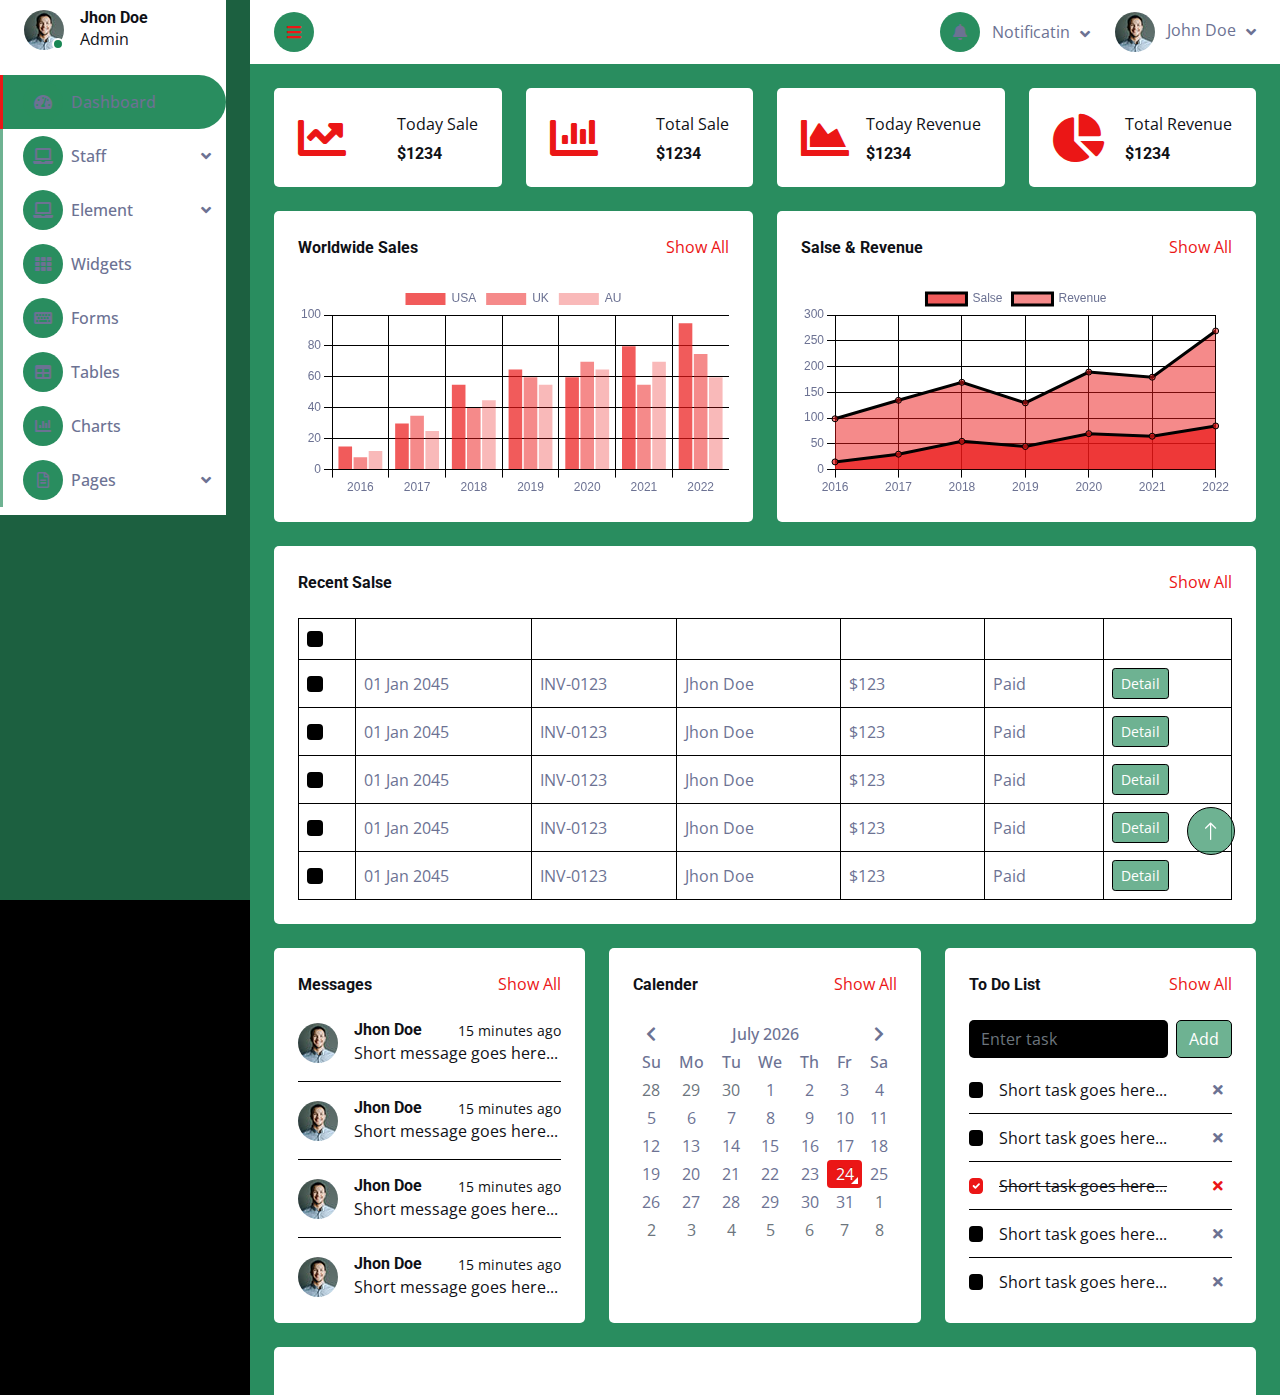
<file: index.html>
<!DOCTYPE html>
<html lang="en">

<head>
    <meta charset="utf-8">
    <title>Trash Level Monitoring</title>
    <meta content="width=device-width, initial-scale=1.0" name="viewport">
    <meta content="" name="keywords">
    <meta content="" name="description">

    <!-- Favicon -->
    <link href="img/favicon.ico" rel="icon">

    <!-- Google Web Fonts -->
    <link rel="preconnect" href="https://fonts.googleapis.com">
    <link rel="preconnect" href="https://fonts.gstatic.com" crossorigin>
    <link href="https://fonts.googleapis.com/css2?family=Open+Sans:wght@400;600&family=Roboto:wght@500;700&display=swap" rel="stylesheet"> 
    
    <!-- Icon Font Stylesheet -->
    <link href="https://cdnjs.cloudflare.com/ajax/libs/font-awesome/5.10.0/css/all.min.css" rel="stylesheet">
    <link href="https://cdn.jsdelivr.net/npm/bootstrap-icons@1.4.1/font/bootstrap-icons.css" rel="stylesheet">

    <!-- Libraries Stylesheet -->
    <link href="lib/owlcarousel/assets/owl.carousel.min.css" rel="stylesheet">
    <link href="lib/tempusdominus/css/tempusdominus-bootstrap-4.min.css" rel="stylesheet" />

    <!-- Customized Bootstrap Stylesheet -->
    <link href="css/bootstrap.min.css" rel="stylesheet">

    <!-- Template Stylesheet -->
    <link href="css/style.css" rel="stylesheet">
</head>

<body>
    <div class="container-fluid position-relative d-flex p-0">
        <!-- Spinner Start -->
        <div id="spinner" class="show bg-dark position-fixed translate-middle w-100 vh-100 top-50 start-50 d-flex align-items-center justify-content-center">
            <div class="spinner-border text-primary" style="width: 3rem; height: 3rem;" role="status">
                <span class="sr-only">Loading...</span>
            </div>
        </div>
        <!-- Spinner End -->


        <!-- Sidebar Start -->
        <div class="sidebar pe-4 pb-3">
            <nav class="navbar bg-secondary navbar-dark">
                <div class="d-flex align-items-center ms-4 mb-4">
                    <div class="position-relative">
                        <img class="rounded-circle" src="img/user.jpg" alt="" style="width: 40px; height: 40px;">
                        <div class="bg-success rounded-circle border border-2 border-white position-absolute end-0 bottom-0 p-1"></div>
                    </div>
                    <div class="ms-3" style="text-color:#0f1116;">
                        <h6 class="mb-0">Jhon Doe</h6>
                        <span>Admin</span>
                    </div>
                </div>
                <div class="navbar-nav w-100">
                    <a href="index.html" class="nav-item nav-link active"><i class="fa fa-tachometer-alt me-2"></i>Dashboard</a>
                    <div class="nav-item dropdown">
                        <a href="#" class="nav-link dropdown-toggle" data-bs-toggle="dropdown"><i class="fa fa-laptop me-2"></i>Staff</a>
                        <div class="dropdown-menu bg-transparent border-0">
                            <a href="button.html" class="dropdown-item">My Information</a>
                            <br>
                            <a href="typography.html" class="dropdown-item">Register staff</a>
                            <a href="element.html" class="dropdown-item">Other Elements</a>
                        </div>
                    </div>
                    <div class="nav-item dropdown">
                        <a href="#" class="nav-link dropdown-toggle" data-bs-toggle="dropdown"><i class="fa fa-laptop me-2"></i>Element</a>
                        <div class="dropdown-menu bg-transparent border-0">
                            <a href="button.html" class="dropdown-item">Buttons</a>
                            <a href="typography.html" class="dropdown-item">Typography</a>
                            <a href="element.html" class="dropdown-item">Other Elements</a>
                        </div>
                    </div>
                    <a href="widget.html" class="nav-item nav-link"><i class="fa fa-th me-2"></i>Widgets</a>
                    <a href="form.html" class="nav-item nav-link"><i class="fa fa-keyboard me-2"></i>Forms</a>
                    <a href="table.html" class="nav-item nav-link"><i class="fa fa-table me-2"></i>Tables</a>
                    <a href="chart.html" class="nav-item nav-link"><i class="fa fa-chart-bar me-2"></i>Charts</a>
                    <div class="nav-item dropdown">
                        <a href="#" class="nav-link dropdown-toggle" data-bs-toggle="dropdown"><i class="far fa-file-alt me-2"></i>Pages</a>
                        <div class="dropdown-menu bg-transparent border-0">
                            <a href="signin.html" class="dropdown-item">Sign In</a>
                            <a href="signup.html" class="dropdown-item">Sign Up</a>
                            <a href="404.html" class="dropdown-item">404 Error</a>
                            <a href="blank.html" class="dropdown-item">Blank Page</a>
                        </div>
                    </div>
                </div>
            </nav>
        </div>
        <!-- Sidebar End -->


        <!-- Content Start -->
        <div class="content">
            <!-- Navbar Start -->
            <nav class="navbar navbar-expand bg-secondary navbar-dark sticky-top px-4 py-0">
                <a href="index.html" class="navbar-brand d-flex d-lg-none me-4">
                    <h2 class="text-primary mb-0"><i class="fa fa-user-edit"></i></h2>
                </a>
                <a href="#" class="sidebar-toggler flex-shrink-0">
                    <i class="fa fa-bars"></i>
                </a>
                <div class="navbar-nav align-items-center ms-auto">
                    <div class="nav-item dropdown">
                        <div class="dropdown-menu dropdown-menu-end bg-secondary border-0 rounded-0 rounded-bottom m-0">
                            <a href="#" class="dropdown-item">
                                <div class="d-flex align-items-center">
                                    <img class="rounded-circle" src="img/user.jpg" alt="" style="width: 40px; height: 40px;">
                                    <div class="ms-2">
                                        <h6 class="fw-normal mb-0">Jhon send you a message</h6>
                                        <small>15 minutes ago</small>
                                    </div>
                                </div>
                            </a>
                            <hr class="dropdown-divider">
                            <a href="#" class="dropdown-item">
                                <div class="d-flex align-items-center">
                                    <img class="rounded-circle" src="img/user.jpg" alt="" style="width: 40px; height: 40px;">
                                    <div class="ms-2">
                                        <h6 class="fw-normal mb-0">Jhon send you a message</h6>
                                        <small>15 minutes ago</small>
                                    </div>
                                </div>
                            </a>
                            <hr class="dropdown-divider">
                            <a href="#" class="dropdown-item">
                                <div class="d-flex align-items-center">
                                    <img class="rounded-circle" src="img/user.jpg" alt="" style="width: 40px; height: 40px;">
                                    <div class="ms-2">
                                        <h6 class="fw-normal mb-0">Jhon send you a message</h6>
                                        <small>15 minutes ago</small>
                                    </div>
                                </div>
                            </a>
                            <hr class="dropdown-divider">
                            <a href="#" class="dropdown-item text-center">See all message</a>
                        </div>
                    </div>
                    <div class="nav-item dropdown">
                        <a href="#" class="nav-link dropdown-toggle" data-bs-toggle="dropdown">
                            <i class="fa fa-bell me-lg-2"></i>
                            <span class="d-none d-lg-inline-flex">Notificatin</span>
                        </a>
                        <div class="dropdown-menu dropdown-menu-end bg-secondary border-0 rounded-0 rounded-bottom m-0">
                            <a href="#" class="dropdown-item">
                                <h6 class="fw-normal mb-0">Profile updated</h6>
                                <small>15 minutes ago</small>
                            </a>
                            <hr class="dropdown-divider">
                            <a href="#" class="dropdown-item">
                                <h6 class="fw-normal mb-0">New user added</h6>
                                <small>15 minutes ago</small>
                            </a>
                            <hr class="dropdown-divider">
                            <a href="#" class="dropdown-item">
                                <h6 class="fw-normal mb-0">Password changed</h6>
                                <small>15 minutes ago</small>
                            </a>
                            <hr class="dropdown-divider">
                            <a href="#" class="dropdown-item text-center">See all notifications</a>
                        </div>
                    </div>
                    <div class="nav-item dropdown">
                        <a href="#" class="nav-link dropdown-toggle" data-bs-toggle="dropdown">
                            <img class="rounded-circle me-lg-2" src="img/user.jpg" alt="" style="width: 40px; height: 40px;">
                            <span class="d-none d-lg-inline-flex">John Doe</span>
                        </a>
                        <div class="dropdown-menu dropdown-menu-end bg-secondary border-0 rounded-0 rounded-bottom m-0">
                            <a href="#" class="dropdown-item">My Profile</a>
                            <a href="#" class="dropdown-item">Settings</a>
                            <a href="#" class="dropdown-item">Log Out</a>
                        </div>
                    </div>
                </div>
            </nav>
            <!-- Navbar End -->


            <!-- Sale & Revenue Start -->
            <div class="container-fluid pt-4 px-4">
                <div class="row g-4">
                    <div class="col-sm-6 col-xl-3">
                        <div class="bg-secondary rounded d-flex align-items-center justify-content-between p-4">
                            <i class="fa fa-chart-line fa-3x text-primary"></i>
                            <div class="ms-3">
                                <p class="mb-2">Today Sale</p>
                                <h6 class="mb-0">$1234</h6>
                            </div>
                        </div>
                    </div>
                    <div class="col-sm-6 col-xl-3">
                        <div class="bg-secondary rounded d-flex align-items-center justify-content-between p-4">
                            <i class="fa fa-chart-bar fa-3x text-primary"></i>
                            <div class="ms-3">
                                <p class="mb-2">Total Sale</p>
                                <h6 class="mb-0">$1234</h6>
                            </div>
                        </div>
                    </div>
                    <div class="col-sm-6 col-xl-3">
                        <div class="bg-secondary rounded d-flex align-items-center justify-content-between p-4">
                            <i class="fa fa-chart-area fa-3x text-primary"></i>
                            <div class="ms-3">
                                <p class="mb-2">Today Revenue</p>
                                <h6 class="mb-0">$1234</h6>
                            </div>
                        </div>
                    </div>
                    <div class="col-sm-6 col-xl-3">
                        <div class="bg-secondary rounded d-flex align-items-center justify-content-between p-4">
                            <i class="fa fa-chart-pie fa-3x text-primary"></i>
                            <div class="ms-3">
                                <p class="mb-2">Total Revenue</p>
                                <h6 class="mb-0">$1234</h6>
                            </div>
                        </div>
                    </div>
                </div>
            </div>
            <!-- Sale & Revenue End -->


            <!-- Sales Chart Start -->
            <div class="container-fluid pt-4 px-4">
                <div class="row g-4">
                    <div class="col-sm-12 col-xl-6">
                        <div class="bg-secondary text-center rounded p-4">
                            <div class="d-flex align-items-center justify-content-between mb-4">
                                <h6 class="mb-0">Worldwide Sales</h6>
                                <a href="">Show All</a>
                            </div>
                            <canvas id="worldwide-sales"></canvas>
                        </div>
                    </div>
                    <div class="col-sm-12 col-xl-6">
                        <div class="bg-secondary text-center rounded p-4">
                            <div class="d-flex align-items-center justify-content-between mb-4">
                                <h6 class="mb-0">Salse & Revenue</h6>
                                <a href="">Show All</a>
                            </div>
                            <canvas id="salse-revenue"></canvas>
                        </div>
                    </div>
                </div>
            </div>
            <!-- Sales Chart End -->


            <!-- Recent Sales Start -->
            <div class="container-fluid pt-4 px-4">
                <div class="bg-secondary text-center rounded p-4">
                    <div class="d-flex align-items-center justify-content-between mb-4">
                        <h6 class="mb-0">Recent Salse</h6>
                        <a href="">Show All</a>
                    </div>
                    <div class="table-responsive">
                        <table class="table text-start align-middle table-bordered table-hover mb-0">
                            <thead>
                                <tr class="text-white">
                                    <th scope="col"><input class="form-check-input" type="checkbox"></th>
                                    <th scope="col">Date</th>
                                    <th scope="col">Invoice</th>
                                    <th scope="col">Customer</th>
                                    <th scope="col">Amount</th>
                                    <th scope="col">Status</th>
                                    <th scope="col">Action</th>
                                </tr>
                            </thead>
                            <tbody>
                                <tr>
                                    <td><input class="form-check-input" type="checkbox"></td>
                                    <td>01 Jan 2045</td>
                                    <td>INV-0123</td>
                                    <td>Jhon Doe</td>
                                    <td>$123</td>
                                    <td>Paid</td>
                                    <td><a class="btn btn-sm btn-primary" href="">Detail</a></td>
                                </tr>
                                <tr>
                                    <td><input class="form-check-input" type="checkbox"></td>
                                    <td>01 Jan 2045</td>
                                    <td>INV-0123</td>
                                    <td>Jhon Doe</td>
                                    <td>$123</td>
                                    <td>Paid</td>
                                    <td><a class="btn btn-sm btn-primary" href="">Detail</a></td>
                                </tr>
                                <tr>
                                    <td><input class="form-check-input" type="checkbox"></td>
                                    <td>01 Jan 2045</td>
                                    <td>INV-0123</td>
                                    <td>Jhon Doe</td>
                                    <td>$123</td>
                                    <td>Paid</td>
                                    <td><a class="btn btn-sm btn-primary" href="">Detail</a></td>
                                </tr>
                                <tr>
                                    <td><input class="form-check-input" type="checkbox"></td>
                                    <td>01 Jan 2045</td>
                                    <td>INV-0123</td>
                                    <td>Jhon Doe</td>
                                    <td>$123</td>
                                    <td>Paid</td>
                                    <td><a class="btn btn-sm btn-primary" href="">Detail</a></td>
                                </tr>
                                <tr>
                                    <td><input class="form-check-input" type="checkbox"></td>
                                    <td>01 Jan 2045</td>
                                    <td>INV-0123</td>
                                    <td>Jhon Doe</td>
                                    <td>$123</td>
                                    <td>Paid</td>
                                    <td><a class="btn btn-sm btn-primary" href="">Detail</a></td>
                                </tr>
                            </tbody>
                        </table>
                    </div>
                </div>
            </div>
            <!-- Recent Sales End -->


            <!-- Widgets Start -->
            <div class="container-fluid pt-4 px-4">
                <div class="row g-4">
                    <div class="col-sm-12 col-md-6 col-xl-4">
                        <div class="h-100 bg-secondary rounded p-4">
                            <div class="d-flex align-items-center justify-content-between mb-2">
                                <h6 class="mb-0">Messages</h6>
                                <a href="">Show All</a>
                            </div>
                            <div class="d-flex align-items-center border-bottom py-3">
                                <img class="rounded-circle flex-shrink-0" src="img/user.jpg" alt="" style="width: 40px; height: 40px;">
                                <div class="w-100 ms-3">
                                    <div class="d-flex w-100 justify-content-between">
                                        <h6 class="mb-0">Jhon Doe</h6>
                                        <small>15 minutes ago</small>
                                    </div>
                                    <span>Short message goes here...</span>
                                </div>
                            </div>
                            <div class="d-flex align-items-center border-bottom py-3">
                                <img class="rounded-circle flex-shrink-0" src="img/user.jpg" alt="" style="width: 40px; height: 40px;">
                                <div class="w-100 ms-3">
                                    <div class="d-flex w-100 justify-content-between">
                                        <h6 class="mb-0">Jhon Doe</h6>
                                        <small>15 minutes ago</small>
                                    </div>
                                    <span>Short message goes here...</span>
                                </div>
                            </div>
                            <div class="d-flex align-items-center border-bottom py-3">
                                <img class="rounded-circle flex-shrink-0" src="img/user.jpg" alt="" style="width: 40px; height: 40px;">
                                <div class="w-100 ms-3">
                                    <div class="d-flex w-100 justify-content-between">
                                        <h6 class="mb-0">Jhon Doe</h6>
                                        <small>15 minutes ago</small>
                                    </div>
                                    <span>Short message goes here...</span>
                                </div>
                            </div>
                            <div class="d-flex align-items-center pt-3">
                                <img class="rounded-circle flex-shrink-0" src="img/user.jpg" alt="" style="width: 40px; height: 40px;">
                                <div class="w-100 ms-3">
                                    <div class="d-flex w-100 justify-content-between">
                                        <h6 class="mb-0">Jhon Doe</h6>
                                        <small>15 minutes ago</small>
                                    </div>
                                    <span>Short message goes here...</span>
                                </div>
                            </div>
                        </div>
                    </div>
                    <div class="col-sm-12 col-md-6 col-xl-4">
                        <div class="h-100 bg-secondary rounded p-4">
                            <div class="d-flex align-items-center justify-content-between mb-4">
                                <h6 class="mb-0">Calender</h6>
                                <a href="">Show All</a>
                            </div>
                            <div id="calender"></div>
                        </div>
                    </div>
                    <div class="col-sm-12 col-md-6 col-xl-4">
                        <div class="h-100 bg-secondary rounded p-4">
                            <div class="d-flex align-items-center justify-content-between mb-4">
                                <h6 class="mb-0">To Do List</h6>
                                <a href="">Show All</a>
                            </div>
                            <div class="d-flex mb-2">
                                <input class="form-control bg-dark border-0" type="text" placeholder="Enter task">
                                <button type="button" class="btn btn-primary ms-2">Add</button>
                            </div>
                            <div class="d-flex align-items-center border-bottom py-2">
                                <input class="form-check-input m-0" type="checkbox">
                                <div class="w-100 ms-3">
                                    <div class="d-flex w-100 align-items-center justify-content-between">
                                        <span>Short task goes here...</span>
                                        <button class="btn btn-sm"><i class="fa fa-times"></i></button>
                                    </div>
                                </div>
                            </div>
                            <div class="d-flex align-items-center border-bottom py-2">
                                <input class="form-check-input m-0" type="checkbox">
                                <div class="w-100 ms-3">
                                    <div class="d-flex w-100 align-items-center justify-content-between">
                                        <span>Short task goes here...</span>
                                        <button class="btn btn-sm"><i class="fa fa-times"></i></button>
                                    </div>
                                </div>
                            </div>
                            <div class="d-flex align-items-center border-bottom py-2">
                                <input class="form-check-input m-0" type="checkbox" checked>
                                <div class="w-100 ms-3">
                                    <div class="d-flex w-100 align-items-center justify-content-between">
                                        <span><del>Short task goes here...</del></span>
                                        <button class="btn btn-sm text-primary"><i class="fa fa-times"></i></button>
                                    </div>
                                </div>
                            </div>
                            <div class="d-flex align-items-center border-bottom py-2">
                                <input class="form-check-input m-0" type="checkbox">
                                <div class="w-100 ms-3">
                                    <div class="d-flex w-100 align-items-center justify-content-between">
                                        <span>Short task goes here...</span>
                                        <button class="btn btn-sm"><i class="fa fa-times"></i></button>
                                    </div>
                                </div>
                            </div>
                            <div class="d-flex align-items-center pt-2">
                                <input class="form-check-input m-0" type="checkbox">
                                <div class="w-100 ms-3">
                                    <div class="d-flex w-100 align-items-center justify-content-between">
                                        <span>Short task goes here...</span>
                                        <button class="btn btn-sm"><i class="fa fa-times"></i></button>
                                    </div>
                                </div>
                            </div>
                        </div>
                    </div>
                </div>
            </div>
            <!-- Widgets End -->


            <!-- Footer Start -->
            <div class="container-fluid pt-4 px-4">
                <div class="bg-secondary rounded-top p-4">
                    <div class="row">
                        
                        <div class="col-12 col-sm-6 text-center text-sm-end">
                            <!--/*** This template is free as long as you keep the footer author’s credit link/attribution link/backlink. If you'd like to use the template without the footer author’s credit link/attribution link/backlink, you can purchase the Credit Removal License from "https://htmlcodex.com/credit-removal". Thank you for your support. ***/-->                  
                        </div>
                    </div>
                </div>
            </div>
            <!-- Footer End -->
        </div>
        <!-- Content End -->


        <!-- Back to Top -->
        <a href="#" class="btn btn-lg btn-primary btn-lg-square back-to-top"><i class="bi bi-arrow-up"></i></a>
    </div>

    <!-- JavaScript Libraries -->
    <script src="https://code.jquery.com/jquery-3.4.1.min.js"></script>
    <script src="https://cdn.jsdelivr.net/npm/bootstrap@5.0.0/dist/js/bootstrap.bundle.min.js"></script>
    <script src="lib/chart/chart.min.js"></script>
    <script src="lib/easing/easing.min.js"></script>
    <script src="lib/waypoints/waypoints.min.js"></script>
    <script src="lib/owlcarousel/owl.carousel.min.js"></script>
    <script src="lib/tempusdominus/js/moment.min.js"></script>
    <script src="lib/tempusdominus/js/moment-timezone.min.js"></script>
    <script src="lib/tempusdominus/js/tempusdominus-bootstrap-4.min.js"></script>

    <!-- Template Javascript -->
    <script src="js/main.js"></script>
</body>

</html>
</file>
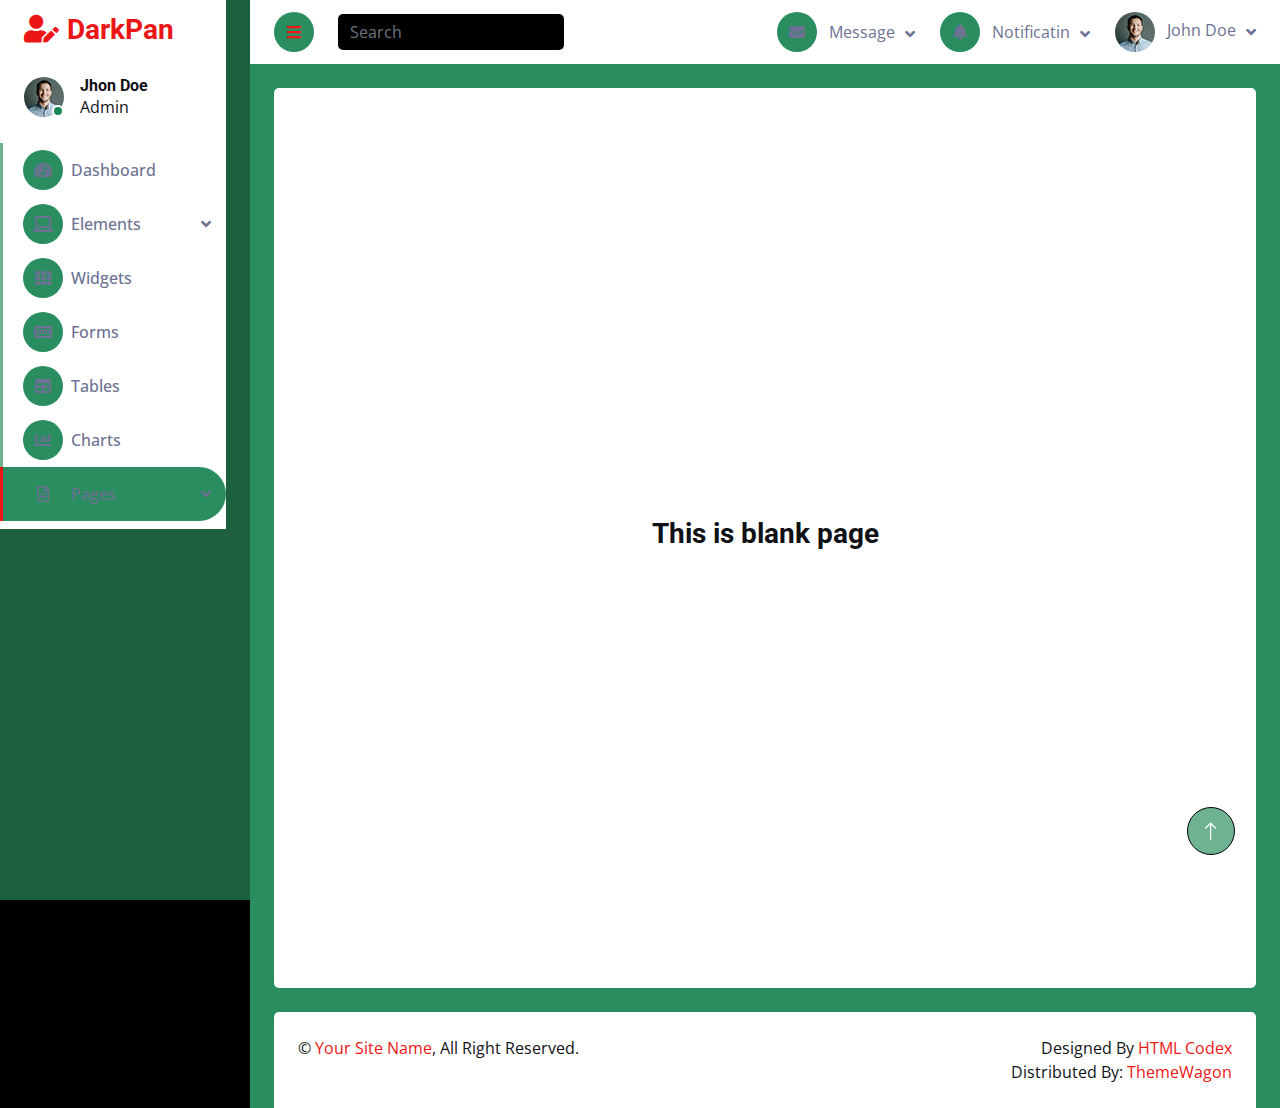
<file: blank.html>
<!DOCTYPE html>
<html lang="en">

<head>
    <meta charset="utf-8">
    <title>DarkPan - Bootstrap 5 Admin Template</title>
    <meta content="width=device-width, initial-scale=1.0" name="viewport">
    <meta content="" name="keywords">
    <meta content="" name="description">

    <!-- Favicon -->
    <link href="img/favicon.ico" rel="icon">

    <!-- Google Web Fonts -->
    <link rel="preconnect" href="https://fonts.googleapis.com">
    <link rel="preconnect" href="https://fonts.gstatic.com" crossorigin>
    <link href="https://fonts.googleapis.com/css2?family=Open+Sans:wght@400;600&family=Roboto:wght@500;700&display=swap" rel="stylesheet"> 
    
    <!-- Icon Font Stylesheet -->
    <link href="https://cdnjs.cloudflare.com/ajax/libs/font-awesome/5.10.0/css/all.min.css" rel="stylesheet">
    <link href="https://cdn.jsdelivr.net/npm/bootstrap-icons@1.4.1/font/bootstrap-icons.css" rel="stylesheet">

    <!-- Libraries Stylesheet -->
    <link href="lib/owlcarousel/assets/owl.carousel.min.css" rel="stylesheet">
    <link href="lib/tempusdominus/css/tempusdominus-bootstrap-4.min.css" rel="stylesheet" />

    <!-- Customized Bootstrap Stylesheet -->
    <link href="css/bootstrap.min.css" rel="stylesheet">

    <!-- Template Stylesheet -->
    <link href="css/style.css" rel="stylesheet">
</head>

<body>
    <div class="container-fluid position-relative d-flex p-0">
        <!-- Spinner Start -->
        <div id="spinner" class="show bg-dark position-fixed translate-middle w-100 vh-100 top-50 start-50 d-flex align-items-center justify-content-center">
            <div class="spinner-border text-primary" style="width: 3rem; height: 3rem;" role="status">
                <span class="sr-only">Loading...</span>
            </div>
        </div>
        <!-- Spinner End -->


        <!-- Sidebar Start -->
        <div class="sidebar pe-4 pb-3">
            <nav class="navbar bg-secondary navbar-dark">
                <a href="index.html" class="navbar-brand mx-4 mb-3">
                    <h3 class="text-primary"><i class="fa fa-user-edit me-2"></i>DarkPan</h3>
                </a>
                <div class="d-flex align-items-center ms-4 mb-4">
                    <div class="position-relative">
                        <img class="rounded-circle" src="img/user.jpg" alt="" style="width: 40px; height: 40px;">
                        <div class="bg-success rounded-circle border border-2 border-white position-absolute end-0 bottom-0 p-1"></div>
                    </div>
                    <div class="ms-3">
                        <h6 class="mb-0">Jhon Doe</h6>
                        <span>Admin</span>
                    </div>
                </div>
                <div class="navbar-nav w-100">
                    <a href="index.html" class="nav-item nav-link"><i class="fa fa-tachometer-alt me-2"></i>Dashboard</a>
                    <div class="nav-item dropdown">
                        <a href="#" class="nav-link dropdown-toggle" data-bs-toggle="dropdown"><i class="fa fa-laptop me-2"></i>Elements</a>
                        <div class="dropdown-menu bg-transparent border-0">
                            <a href="button.html" class="dropdown-item">Buttons</a>
                            <a href="typography.html" class="dropdown-item">Typography</a>
                            <a href="element.html" class="dropdown-item">Other Elements</a>
                        </div>
                    </div>
                    <a href="widget.html" class="nav-item nav-link"><i class="fa fa-th me-2"></i>Widgets</a>
                    <a href="form.html" class="nav-item nav-link"><i class="fa fa-keyboard me-2"></i>Forms</a>
                    <a href="table.html" class="nav-item nav-link"><i class="fa fa-table me-2"></i>Tables</a>
                    <a href="chart.html" class="nav-item nav-link"><i class="fa fa-chart-bar me-2"></i>Charts</a>
                    <div class="nav-item dropdown">
                        <a href="#" class="nav-link dropdown-toggle active" data-bs-toggle="dropdown"><i class="far fa-file-alt me-2"></i>Pages</a>
                        <div class="dropdown-menu bg-transparent border-0">
                            <a href="signin.html" class="dropdown-item">Sign In</a>
                            <a href="signup.html" class="dropdown-item">Sign Up</a>
                            <a href="404.html" class="dropdown-item">404 Error</a>
                            <a href="blank.html" class="dropdown-item active">Blank Page</a>
                        </div>
                    </div>
                </div>
            </nav>
        </div>
        <!-- Sidebar End -->


        <!-- Content Start -->
        <div class="content">
            <!-- Navbar Start -->
            <nav class="navbar navbar-expand bg-secondary navbar-dark sticky-top px-4 py-0">
                <a href="index.html" class="navbar-brand d-flex d-lg-none me-4">
                    <h2 class="text-primary mb-0"><i class="fa fa-user-edit"></i></h2>
                </a>
                <a href="#" class="sidebar-toggler flex-shrink-0">
                    <i class="fa fa-bars"></i>
                </a>
                <form class="d-none d-md-flex ms-4">
                    <input class="form-control bg-dark border-0" type="search" placeholder="Search">
                </form>
                <div class="navbar-nav align-items-center ms-auto">
                    <div class="nav-item dropdown">
                        <a href="#" class="nav-link dropdown-toggle" data-bs-toggle="dropdown">
                            <i class="fa fa-envelope me-lg-2"></i>
                            <span class="d-none d-lg-inline-flex">Message</span>
                        </a>
                        <div class="dropdown-menu dropdown-menu-end bg-secondary border-0 rounded-0 rounded-bottom m-0">
                            <a href="#" class="dropdown-item">
                                <div class="d-flex align-items-center">
                                    <img class="rounded-circle" src="img/user.jpg" alt="" style="width: 40px; height: 40px;">
                                    <div class="ms-2">
                                        <h6 class="fw-normal mb-0">Jhon send you a message</h6>
                                        <small>15 minutes ago</small>
                                    </div>
                                </div>
                            </a>
                            <hr class="dropdown-divider">
                            <a href="#" class="dropdown-item">
                                <div class="d-flex align-items-center">
                                    <img class="rounded-circle" src="img/user.jpg" alt="" style="width: 40px; height: 40px;">
                                    <div class="ms-2">
                                        <h6 class="fw-normal mb-0">Jhon send you a message</h6>
                                        <small>15 minutes ago</small>
                                    </div>
                                </div>
                            </a>
                            <hr class="dropdown-divider">
                            <a href="#" class="dropdown-item">
                                <div class="d-flex align-items-center">
                                    <img class="rounded-circle" src="img/user.jpg" alt="" style="width: 40px; height: 40px;">
                                    <div class="ms-2">
                                        <h6 class="fw-normal mb-0">Jhon send you a message</h6>
                                        <small>15 minutes ago</small>
                                    </div>
                                </div>
                            </a>
                            <hr class="dropdown-divider">
                            <a href="#" class="dropdown-item text-center">See all message</a>
                        </div>
                    </div>
                    <div class="nav-item dropdown">
                        <a href="#" class="nav-link dropdown-toggle" data-bs-toggle="dropdown">
                            <i class="fa fa-bell me-lg-2"></i>
                            <span class="d-none d-lg-inline-flex">Notificatin</span>
                        </a>
                        <div class="dropdown-menu dropdown-menu-end bg-secondary border-0 rounded-0 rounded-bottom m-0">
                            <a href="#" class="dropdown-item">
                                <h6 class="fw-normal mb-0">Profile updated</h6>
                                <small>15 minutes ago</small>
                            </a>
                            <hr class="dropdown-divider">
                            <a href="#" class="dropdown-item">
                                <h6 class="fw-normal mb-0">New user added</h6>
                                <small>15 minutes ago</small>
                            </a>
                            <hr class="dropdown-divider">
                            <a href="#" class="dropdown-item">
                                <h6 class="fw-normal mb-0">Password changed</h6>
                                <small>15 minutes ago</small>
                            </a>
                            <hr class="dropdown-divider">
                            <a href="#" class="dropdown-item text-center">See all notifications</a>
                        </div>
                    </div>
                    <div class="nav-item dropdown">
                        <a href="#" class="nav-link dropdown-toggle" data-bs-toggle="dropdown">
                            <img class="rounded-circle me-lg-2" src="img/user.jpg" alt="" style="width: 40px; height: 40px;">
                            <span class="d-none d-lg-inline-flex">John Doe</span>
                        </a>
                        <div class="dropdown-menu dropdown-menu-end bg-secondary border-0 rounded-0 rounded-bottom m-0">
                            <a href="#" class="dropdown-item">My Profile</a>
                            <a href="#" class="dropdown-item">Settings</a>
                            <a href="#" class="dropdown-item">Log Out</a>
                        </div>
                    </div>
                </div>
            </nav>
            <!-- Navbar End -->


            <!-- Blank Start -->
            <div class="container-fluid pt-4 px-4">
                <div class="row vh-100 bg-secondary rounded align-items-center justify-content-center mx-0">
                    <div class="col-md-6 text-center">
                        <h3>This is blank page</h3>
                    </div>
                </div>
            </div>
            <!-- Blank End -->


            <!-- Footer Start -->
            <div class="container-fluid pt-4 px-4">
                <div class="bg-secondary rounded-top p-4">
                    <div class="row">
                        <div class="col-12 col-sm-6 text-center text-sm-start">
                            &copy; <a href="#">Your Site Name</a>, All Right Reserved. 
                        </div>
                        <div class="col-12 col-sm-6 text-center text-sm-end">
                            <!--/*** This template is free as long as you keep the footer author’s credit link/attribution link/backlink. If you'd like to use the template without the footer author’s credit link/attribution link/backlink, you can purchase the Credit Removal License from "https://htmlcodex.com/credit-removal". Thank you for your support. ***/-->
                            Designed By <a href="https://htmlcodex.com">HTML Codex</a>
                            <br>Distributed By: <a href="https://themewagon.com" target="_blank">ThemeWagon</a>
                        </div>
                    </div>
                </div>
            </div>
            <!-- Footer End -->
        </div>
        <!-- Content End -->


        <!-- Back to Top -->
        <a href="#" class="btn btn-lg btn-primary btn-lg-square back-to-top"><i class="bi bi-arrow-up"></i></a>
    </div>

    <!-- JavaScript Libraries -->
    <script src="https://code.jquery.com/jquery-3.4.1.min.js"></script>
    <script src="https://cdn.jsdelivr.net/npm/bootstrap@5.0.0/dist/js/bootstrap.bundle.min.js"></script>
    <script src="lib/chart/chart.min.js"></script>
    <script src="lib/easing/easing.min.js"></script>
    <script src="lib/waypoints/waypoints.min.js"></script>
    <script src="lib/owlcarousel/owl.carousel.min.js"></script>
    <script src="lib/tempusdominus/js/moment.min.js"></script>
    <script src="lib/tempusdominus/js/moment-timezone.min.js"></script>
    <script src="lib/tempusdominus/js/tempusdominus-bootstrap-4.min.js"></script>

    <!-- Template Javascript -->
    <script src="js/main.js"></script>
</body>

</html>
</file>
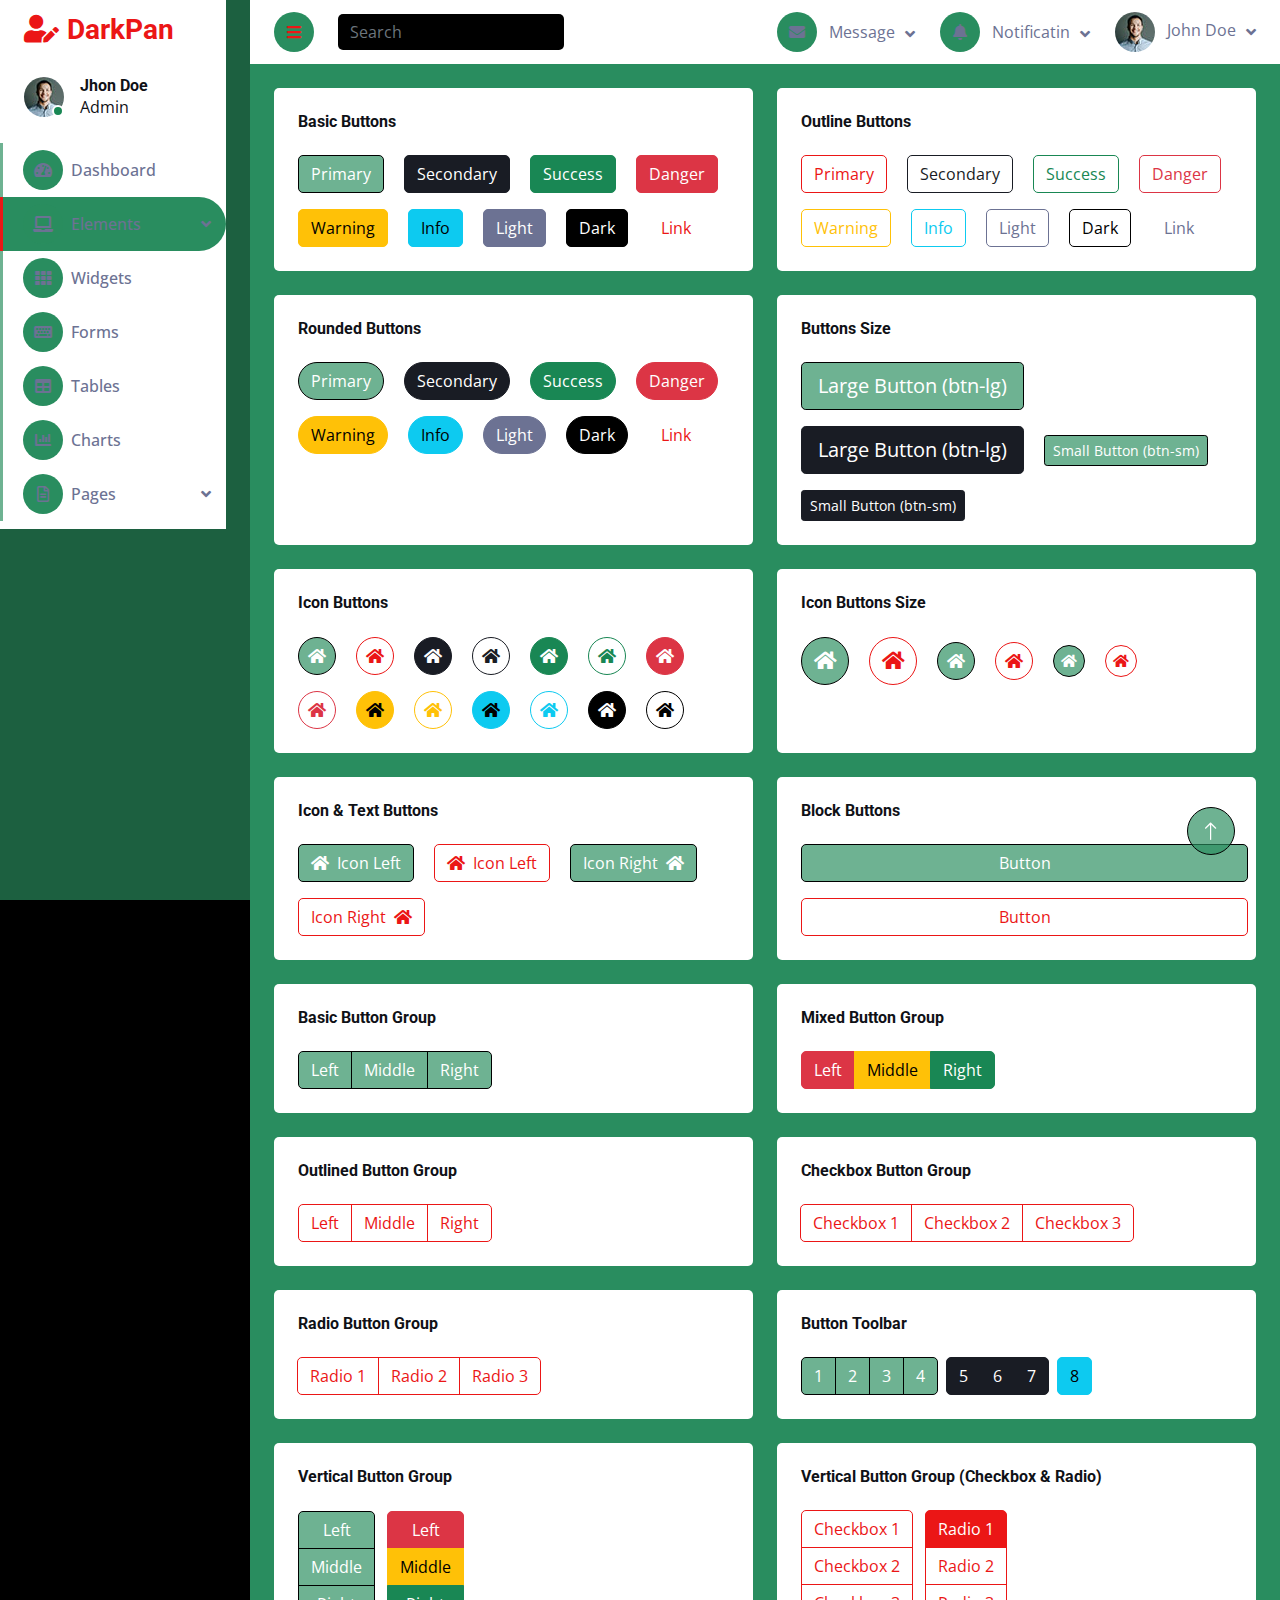
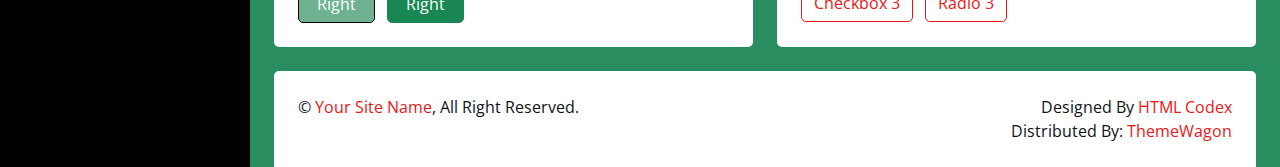
<file: button.html>
<!DOCTYPE html>
<html lang="en">

<head>
    <meta charset="utf-8">
    <title>DarkPan - Bootstrap 5 Admin Template</title>
    <meta content="width=device-width, initial-scale=1.0" name="viewport">
    <meta content="" name="keywords">
    <meta content="" name="description">

    <!-- Favicon -->
    <link href="img/favicon.ico" rel="icon">

    <!-- Google Web Fonts -->
    <link rel="preconnect" href="https://fonts.googleapis.com">
    <link rel="preconnect" href="https://fonts.gstatic.com" crossorigin>
    <link href="https://fonts.googleapis.com/css2?family=Open+Sans:wght@400;600&family=Roboto:wght@500;700&display=swap" rel="stylesheet"> 
    
    <!-- Icon Font Stylesheet -->
    <link href="https://cdnjs.cloudflare.com/ajax/libs/font-awesome/5.10.0/css/all.min.css" rel="stylesheet">
    <link href="https://cdn.jsdelivr.net/npm/bootstrap-icons@1.4.1/font/bootstrap-icons.css" rel="stylesheet">

    <!-- Libraries Stylesheet -->
    <link href="lib/owlcarousel/assets/owl.carousel.min.css" rel="stylesheet">
    <link href="lib/tempusdominus/css/tempusdominus-bootstrap-4.min.css" rel="stylesheet" />

    <!-- Customized Bootstrap Stylesheet -->
    <link href="css/bootstrap.min.css" rel="stylesheet">

    <!-- Template Stylesheet -->
    <link href="css/style.css" rel="stylesheet">
</head>

<body>
    <div class="container-fluid position-relative d-flex p-0">
        <!-- Spinner Start -->
        <div id="spinner" class="show bg-dark position-fixed translate-middle w-100 vh-100 top-50 start-50 d-flex align-items-center justify-content-center">
            <div class="spinner-border text-primary" style="width: 3rem; height: 3rem;" role="status">
                <span class="sr-only">Loading...</span>
            </div>
        </div>
        <!-- Spinner End -->


        <!-- Sidebar Start -->
        <div class="sidebar pe-4 pb-3">
            <nav class="navbar bg-secondary navbar-dark">
                <a href="index.html" class="navbar-brand mx-4 mb-3">
                    <h3 class="text-primary"><i class="fa fa-user-edit me-2"></i>DarkPan</h3>
                </a>
                <div class="d-flex align-items-center ms-4 mb-4">
                    <div class="position-relative">
                        <img class="rounded-circle" src="img/user.jpg" alt="" style="width: 40px; height: 40px;">
                        <div class="bg-success rounded-circle border border-2 border-white position-absolute end-0 bottom-0 p-1"></div>
                    </div>
                    <div class="ms-3">
                        <h6 class="mb-0">Jhon Doe</h6>
                        <span>Admin</span>
                    </div>
                </div>
                <div class="navbar-nav w-100">
                    <a href="index.html" class="nav-item nav-link"><i class="fa fa-tachometer-alt me-2"></i>Dashboard</a>
                    <div class="nav-item dropdown">
                        <a href="#" class="nav-link dropdown-toggle active" data-bs-toggle="dropdown"><i class="fa fa-laptop me-2"></i>Elements</a>
                        <div class="dropdown-menu bg-transparent border-0">
                            <a href="button.html" class="dropdown-item active">Buttons</a>
                            <a href="typography.html" class="dropdown-item">Typography</a>
                            <a href="element.html" class="dropdown-item">Other Elements</a>
                        </div>
                    </div>
                    <a href="widget.html" class="nav-item nav-link"><i class="fa fa-th me-2"></i>Widgets</a>
                    <a href="form.html" class="nav-item nav-link"><i class="fa fa-keyboard me-2"></i>Forms</a>
                    <a href="table.html" class="nav-item nav-link"><i class="fa fa-table me-2"></i>Tables</a>
                    <a href="chart.html" class="nav-item nav-link"><i class="fa fa-chart-bar me-2"></i>Charts</a>
                    <div class="nav-item dropdown">
                        <a href="#" class="nav-link dropdown-toggle" data-bs-toggle="dropdown"><i class="far fa-file-alt me-2"></i>Pages</a>
                        <div class="dropdown-menu bg-transparent border-0">
                            <a href="signin.html" class="dropdown-item">Sign In</a>
                            <a href="signup.html" class="dropdown-item">Sign Up</a>
                            <a href="404.html" class="dropdown-item">404 Error</a>
                            <a href="blank.html" class="dropdown-item">Blank Page</a>
                        </div>
                    </div>
                </div>
            </nav>
        </div>
        <!-- Sidebar End -->


        <!-- Content Start -->
        <div class="content">
            <!-- Navbar Start -->
            <nav class="navbar navbar-expand bg-secondary navbar-dark sticky-top px-4 py-0">
                <a href="index.html" class="navbar-brand d-flex d-lg-none me-4">
                    <h2 class="text-primary mb-0"><i class="fa fa-user-edit"></i></h2>
                </a>
                <a href="#" class="sidebar-toggler flex-shrink-0">
                    <i class="fa fa-bars"></i>
                </a>
                <form class="d-none d-md-flex ms-4">
                    <input class="form-control bg-dark border-0" type="search" placeholder="Search">
                </form>
                <div class="navbar-nav align-items-center ms-auto">
                    <div class="nav-item dropdown">
                        <a href="#" class="nav-link dropdown-toggle" data-bs-toggle="dropdown">
                            <i class="fa fa-envelope me-lg-2"></i>
                            <span class="d-none d-lg-inline-flex">Message</span>
                        </a>
                        <div class="dropdown-menu dropdown-menu-end bg-secondary border-0 rounded-0 rounded-bottom m-0">
                            <a href="#" class="dropdown-item">
                                <div class="d-flex align-items-center">
                                    <img class="rounded-circle" src="img/user.jpg" alt="" style="width: 40px; height: 40px;">
                                    <div class="ms-2">
                                        <h6 class="fw-normal mb-0">Jhon send you a message</h6>
                                        <small>15 minutes ago</small>
                                    </div>
                                </div>
                            </a>
                            <hr class="dropdown-divider">
                            <a href="#" class="dropdown-item">
                                <div class="d-flex align-items-center">
                                    <img class="rounded-circle" src="img/user.jpg" alt="" style="width: 40px; height: 40px;">
                                    <div class="ms-2">
                                        <h6 class="fw-normal mb-0">Jhon send you a message</h6>
                                        <small>15 minutes ago</small>
                                    </div>
                                </div>
                            </a>
                            <hr class="dropdown-divider">
                            <a href="#" class="dropdown-item">
                                <div class="d-flex align-items-center">
                                    <img class="rounded-circle" src="img/user.jpg" alt="" style="width: 40px; height: 40px;">
                                    <div class="ms-2">
                                        <h6 class="fw-normal mb-0">Jhon send you a message</h6>
                                        <small>15 minutes ago</small>
                                    </div>
                                </div>
                            </a>
                            <hr class="dropdown-divider">
                            <a href="#" class="dropdown-item text-center">See all message</a>
                        </div>
                    </div>
                    <div class="nav-item dropdown">
                        <a href="#" class="nav-link dropdown-toggle" data-bs-toggle="dropdown">
                            <i class="fa fa-bell me-lg-2"></i>
                            <span class="d-none d-lg-inline-flex">Notificatin</span>
                        </a>
                        <div class="dropdown-menu dropdown-menu-end bg-secondary border-0 rounded-0 rounded-bottom m-0">
                            <a href="#" class="dropdown-item">
                                <h6 class="fw-normal mb-0">Profile updated</h6>
                                <small>15 minutes ago</small>
                            </a>
                            <hr class="dropdown-divider">
                            <a href="#" class="dropdown-item">
                                <h6 class="fw-normal mb-0">New user added</h6>
                                <small>15 minutes ago</small>
                            </a>
                            <hr class="dropdown-divider">
                            <a href="#" class="dropdown-item">
                                <h6 class="fw-normal mb-0">Password changed</h6>
                                <small>15 minutes ago</small>
                            </a>
                            <hr class="dropdown-divider">
                            <a href="#" class="dropdown-item text-center">See all notifications</a>
                        </div>
                    </div>
                    <div class="nav-item dropdown">
                        <a href="#" class="nav-link dropdown-toggle" data-bs-toggle="dropdown">
                            <img class="rounded-circle me-lg-2" src="img/user.jpg" alt="" style="width: 40px; height: 40px;">
                            <span class="d-none d-lg-inline-flex">John Doe</span>
                        </a>
                        <div class="dropdown-menu dropdown-menu-end bg-secondary border-0 rounded-0 rounded-bottom m-0">
                            <a href="#" class="dropdown-item">My Profile</a>
                            <a href="#" class="dropdown-item">Settings</a>
                            <a href="#" class="dropdown-item">Log Out</a>
                        </div>
                    </div>
                </div>
            </nav>
            <!-- Navbar End -->


            <!-- Button Start -->
            <div class="container-fluid pt-4 px-4">
                <div class="row g-4">
                    <div class="col-sm-12 col-xl-6">
                        <div class="bg-secondary rounded h-100 p-4">
                            <h6 class="mb-4">Basic Buttons</h6>
                            <div class="m-n2">
                                <button type="button" class="btn btn-primary m-2">Primary</button>
                                <button type="button" class="btn btn-secondary m-2">Secondary</button>
                                <button type="button" class="btn btn-success m-2">Success</button>
                                <button type="button" class="btn btn-danger m-2">Danger</button>
                                <button type="button" class="btn btn-warning m-2">Warning</button>
                                <button type="button" class="btn btn-info m-2">Info</button>
                                <button type="button" class="btn btn-light m-2">Light</button>
                                <button type="button" class="btn btn-dark m-2">Dark</button>
                                <button type="button" class="btn btn-link m-2">Link</button>
                            </div>
                        </div>
                    </div>
                    <div class="col-sm-12 col-xl-6">
                        <div class="bg-secondary rounded h-100 p-4">
                            <h6 class="mb-4">Outline Buttons</h6>
                            <div class="m-n2">
                                <button type="button" class="btn btn-outline-primary m-2">Primary</button>
                                <button type="button" class="btn btn-outline-secondary m-2">Secondary</button>
                                <button type="button" class="btn btn-outline-success m-2">Success</button>
                                <button type="button" class="btn btn-outline-danger m-2">Danger</button>
                                <button type="button" class="btn btn-outline-warning m-2">Warning</button>
                                <button type="button" class="btn btn-outline-info m-2">Info</button>
                                <button type="button" class="btn btn-outline-light m-2">Light</button>
                                <button type="button" class="btn btn-outline-dark m-2">Dark</button>
                                <button type="button" class="btn btn-outline-link m-2">Link</button>
                            </div>
                        </div>
                    </div>
                    <div class="col-sm-12 col-xl-6">
                        <div class="bg-secondary rounded h-100 p-4">
                            <h6 class="mb-4">Rounded Buttons</h6>
                            <div class="m-n2">
                                <button type="button" class="btn btn-primary rounded-pill m-2">Primary</button>
                                <button type="button" class="btn btn-secondary rounded-pill m-2">Secondary</button>
                                <button type="button" class="btn btn-success rounded-pill m-2">Success</button>
                                <button type="button" class="btn btn-danger rounded-pill m-2">Danger</button>
                                <button type="button" class="btn btn-warning rounded-pill m-2">Warning</button>
                                <button type="button" class="btn btn-info rounded-pill m-2">Info</button>
                                <button type="button" class="btn btn-light rounded-pill m-2">Light</button>
                                <button type="button" class="btn btn-dark rounded-pill m-2">Dark</button>
                                <button type="button" class="btn btn-link rounded-pill m-2">Link</button>
                            </div>
                        </div>
                    </div>
                    <div class="col-sm-12 col-xl-6">
                        <div class="bg-secondary rounded h-100 p-4">
                            <h6 class="mb-4">Buttons Size</h6>
                            <div class="m-n2">
                                <button type="button" class="btn btn-lg btn-primary m-2">Large Button (btn-lg)</button>
                                <button type="button" class="btn btn-lg btn-secondary m-2">Large Button (btn-lg)</button>
                                <button type="button" class="btn btn-sm btn-primary m-2">Small Button (btn-sm)</button>
                                <button type="button" class="btn btn-sm btn-secondary m-2">Small Button (btn-sm)</button>
                            </div>
                        </div>
                    </div>
                    <div class="col-sm-12 col-xl-6">
                        <div class="bg-secondary rounded h-100 p-4">
                            <h6 class="mb-4">Icon Buttons</h6>
                            <div class="m-n2">
                                <button type="button" class="btn btn-square btn-primary m-2"><i class="fa fa-home"></i></button>
                                <button type="button" class="btn btn-square btn-outline-primary m-2"><i class="fa fa-home"></i></button>
                                <button type="button" class="btn btn-square btn-secondary m-2"><i class="fa fa-home"></i></button>
                                <button type="button" class="btn btn-square btn-outline-secondary m-2"><i class="fa fa-home"></i></button>
                                <button type="button" class="btn btn-square btn-success m-2"><i class="fa fa-home"></i></button>
                                <button type="button" class="btn btn-square btn-outline-success m-2"><i class="fa fa-home"></i></button>
                                <button type="button" class="btn btn-square btn-danger m-2"><i class="fa fa-home"></i></button>
                                <button type="button" class="btn btn-square btn-outline-danger m-2"><i class="fa fa-home"></i></button>
                                <button type="button" class="btn btn-square btn-warning m-2"><i class="fa fa-home"></i></button>
                                <button type="button" class="btn btn-square btn-outline-warning m-2"><i class="fa fa-home"></i></button>
                                <button type="button" class="btn btn-square btn-info m-2"><i class="fa fa-home"></i></button>
                                <button type="button" class="btn btn-square btn-outline-info m-2"><i class="fa fa-home"></i></button>
                                <button type="button" class="btn btn-square btn-dark m-2"><i class="fa fa-home"></i></button>
                                <button type="button" class="btn btn-square btn-outline-dark m-2"><i class="fa fa-home"></i></button>
                            </div>
                        </div>
                    </div>
                    <div class="col-sm-12 col-xl-6">
                        <div class="bg-secondary rounded h-100 p-4">
                            <h6 class="mb-4">Icon Buttons Size</h6>
                            <div class="m-n2">
                                <button type="button" class="btn btn-lg btn-lg-square btn-primary m-2"><i class="fa fa-home"></i></button>
                                <button type="button" class="btn btn-lg btn-lg-square btn-outline-primary m-2"><i class="fa fa-home"></i></button>
                                <button type="button" class="btn btn-square btn-primary m-2"><i class="fa fa-home"></i></button>
                                <button type="button" class="btn btn-square btn-outline-primary m-2"><i class="fa fa-home"></i></button>
                                <button type="button" class="btn btn-sm btn-sm-square btn-primary m-2"><i class="fa fa-home"></i></button>
                                <button type="button" class="btn btn-sm btn-sm-square btn-outline-primary m-2"><i class="fa fa-home"></i></button>
                            </div>
                        </div>
                    </div>
                    <div class="col-sm-12 col-xl-6">
                        <div class="bg-secondary rounded h-100 p-4">
                            <h6 class="mb-4">Icon & Text Buttons</h6>
                            <div class="m-n2">
                                <button type="button" class="btn btn-primary m-2"><i class="fa fa-home me-2"></i>Icon Left</button>
                                <button type="button" class="btn btn-outline-primary m-2"><i class="fa fa-home me-2"></i>Icon Left</button>
                                <button type="button" class="btn btn-primary m-2">Icon Right<i class="fa fa-home ms-2"></i></button>
                                <button type="button" class="btn btn-outline-primary m-2">Icon Right<i class="fa fa-home ms-2"></i></button>
                            </div>
                        </div>
                    </div>
                    <div class="col-sm-12 col-xl-6">
                        <div class="bg-secondary rounded h-100 p-4">
                            <h6 class="mb-4">Block Buttons</h6>
                            <div class="m-n2">
                                <button class="btn btn-primary w-100 m-2" type="button">Button</button>
                                <button class="btn btn-outline-primary w-100 m-2" type="button">Button</button>
                            </div>
                        </div>
                    </div>
                    <div class="col-sm-12 col-xl-6">
                        <div class="bg-secondary rounded h-100 p-4">
                            <h6 class="mb-4">Basic Button Group</h6>
                            <div class="btn-group" role="group">
                                <button type="button" class="btn btn-primary">Left</button>
                                <button type="button" class="btn btn-primary">Middle</button>
                                <button type="button" class="btn btn-primary">Right</button>
                            </div>
                        </div>
                    </div>
                    <div class="col-sm-12 col-xl-6">
                        <div class="bg-secondary rounded h-100 p-4">
                            <h6 class="mb-4">Mixed Button Group</h6>
                            <div class="btn-group" role="group">
                                <button type="button" class="btn btn-danger">Left</button>
                                <button type="button" class="btn btn-warning">Middle</button>
                                <button type="button" class="btn btn-success">Right</button>
                            </div>
                        </div>
                    </div>
                    <div class="col-sm-12 col-xl-6">
                        <div class="bg-secondary rounded h-100 p-4">
                            <h6 class="mb-4">Outlined Button Group</h6>
                            <div class="btn-group" role="group">
                                <button type="button" class="btn btn-outline-primary">Left</button>
                                <button type="button" class="btn btn-outline-primary">Middle</button>
                                <button type="button" class="btn btn-outline-primary">Right</button>
                            </div>
                        </div>
                    </div>
                    <div class="col-sm-12 col-xl-6">
                        <div class="bg-secondary rounded h-100 p-4">
                            <h6 class="mb-4">Checkbox Button Group</h6>
                            <div class="btn-group" role="group">
                                <input type="checkbox" class="btn-check" id="btncheck1" autocomplete="off">
                                <label class="btn btn-outline-primary" for="btncheck1">Checkbox 1</label>

                                <input type="checkbox" class="btn-check" id="btncheck2" autocomplete="off">
                                <label class="btn btn-outline-primary" for="btncheck2">Checkbox 2</label>

                                <input type="checkbox" class="btn-check" id="btncheck3" autocomplete="off">
                                <label class="btn btn-outline-primary" for="btncheck3">Checkbox 3</label>
                            </div>
                        </div>
                    </div>
                    <div class="col-sm-12 col-xl-6">
                        <div class="bg-secondary rounded h-100 p-4">
                            <h6 class="mb-4">Radio Button Group</h6>
                            <div class="btn-group" role="group">
                                <input type="radio" class="btn-check" name="btnradio" id="btnradio1" autocomplete="off"
                                    checked>
                                <label class="btn btn-outline-primary" for="btnradio1">Radio 1</label>

                                <input type="radio" class="btn-check" name="btnradio" id="btnradio2" autocomplete="off">
                                <label class="btn btn-outline-primary" for="btnradio2">Radio 2</label>

                                <input type="radio" class="btn-check" name="btnradio" id="btnradio3" autocomplete="off">
                                <label class="btn btn-outline-primary" for="btnradio3">Radio 3</label>
                            </div>
                        </div>
                    </div>
                    <div class="col-sm-12 col-xl-6">
                        <div class="bg-secondary rounded h-100 p-4">
                            <h6 class="mb-4">Button Toolbar</h6>
                            <div class="btn-toolbar" role="toolbar">
                                <div class="btn-group me-2" role="group" aria-label="First group">
                                    <button type="button" class="btn btn-primary">1</button>
                                    <button type="button" class="btn btn-primary">2</button>
                                    <button type="button" class="btn btn-primary">3</button>
                                    <button type="button" class="btn btn-primary">4</button>
                                </div>
                                <div class="btn-group me-2" role="group" aria-label="Second group">
                                    <button type="button" class="btn btn-secondary">5</button>
                                    <button type="button" class="btn btn-secondary">6</button>
                                    <button type="button" class="btn btn-secondary">7</button>
                                </div>
                                <div class="btn-group" role="group" aria-label="Third group">
                                    <button type="button" class="btn btn-info">8</button>
                                </div>
                            </div>
                        </div>
                    </div>
                    <div class="col-sm-12 col-xl-6">
                        <div class="bg-secondary rounded h-100 p-4">
                            <h6 class="mb-4">Vertical Button Group</h6>
                            <div class="btn-group-vertical me-2" role="group">
                                <button type="button" class="btn btn-primary">Left</button>
                                <button type="button" class="btn btn-primary">Middle</button>
                                <button type="button" class="btn btn-primary">Right</button>
                            </div>
                            <div class="btn-group-vertical" role="group">
                                <button type="button" class="btn btn-danger">Left</button>
                                <button type="button" class="btn btn-warning">Middle</button>
                                <button type="button" class="btn btn-success">Right</button>
                            </div>
                        </div>
                    </div>
                    <div class="col-sm-12 col-xl-6">
                        <div class="bg-secondary rounded h-100 p-4">
                            <h6 class="mb-4">Vertical Button Group (Checkbox & Radio)</h6>
                            <div class="btn-group-vertical me-2" role="group">
                                <input type="checkbox" class="btn-check" id="btncheck1" autocomplete="off">
                                <label class="btn btn-outline-primary" for="btncheck1">Checkbox 1</label>

                                <input type="checkbox" class="btn-check" id="btncheck2" autocomplete="off">
                                <label class="btn btn-outline-primary" for="btncheck2">Checkbox 2</label>

                                <input type="checkbox" class="btn-check" id="btncheck3" autocomplete="off">
                                <label class="btn btn-outline-primary" for="btncheck3">Checkbox 3</label>
                            </div>
                            <div class="btn-group-vertical" role="group">
                                <input type="radio" class="btn-check" name="btnradio" id="btnradio1" autocomplete="off"
                                    checked>
                                <label class="btn btn-outline-primary" for="btnradio1">Radio 1</label>

                                <input type="radio" class="btn-check" name="btnradio" id="btnradio2" autocomplete="off">
                                <label class="btn btn-outline-primary" for="btnradio2">Radio 2</label>

                                <input type="radio" class="btn-check" name="btnradio" id="btnradio3" autocomplete="off">
                                <label class="btn btn-outline-primary" for="btnradio3">Radio 3</label>
                            </div>
                        </div>
                    </div>
                </div>
            </div>
            <!-- Button End -->


            <!-- Footer Start -->
            <div class="container-fluid pt-4 px-4">
                <div class="bg-secondary rounded-top p-4">
                    <div class="row">
                        <div class="col-12 col-sm-6 text-center text-sm-start">
                            &copy; <a href="#">Your Site Name</a>, All Right Reserved. 
                        </div>
                        <div class="col-12 col-sm-6 text-center text-sm-end">
                            <!--/*** This template is free as long as you keep the footer author’s credit link/attribution link/backlink. If you'd like to use the template without the footer author’s credit link/attribution link/backlink, you can purchase the Credit Removal License from "https://htmlcodex.com/credit-removal". Thank you for your support. ***/-->
                            Designed By <a href="https://htmlcodex.com">HTML Codex</a>
                            <br>Distributed By: <a href="https://themewagon.com" target="_blank">ThemeWagon</a>
                        </div>
                    </div>
                </div>
            </div>
            <!-- Footer End -->
        </div>
        <!-- Content End -->


        <!-- Back to Top -->
        <a href="#" class="btn btn-lg btn-primary btn-lg-square back-to-top"><i class="bi bi-arrow-up"></i></a>
    </div>

    <!-- JavaScript Libraries -->
    <script src="https://code.jquery.com/jquery-3.4.1.min.js"></script>
    <script src="https://cdn.jsdelivr.net/npm/bootstrap@5.0.0/dist/js/bootstrap.bundle.min.js"></script>
    <script src="lib/chart/chart.min.js"></script>
    <script src="lib/easing/easing.min.js"></script>
    <script src="lib/waypoints/waypoints.min.js"></script>
    <script src="lib/owlcarousel/owl.carousel.min.js"></script>
    <script src="lib/tempusdominus/js/moment.min.js"></script>
    <script src="lib/tempusdominus/js/moment-timezone.min.js"></script>
    <script src="lib/tempusdominus/js/tempusdominus-bootstrap-4.min.js"></script>

    <!-- Template Javascript -->
    <script src="js/main.js"></script>
</body>

</html>
</file>
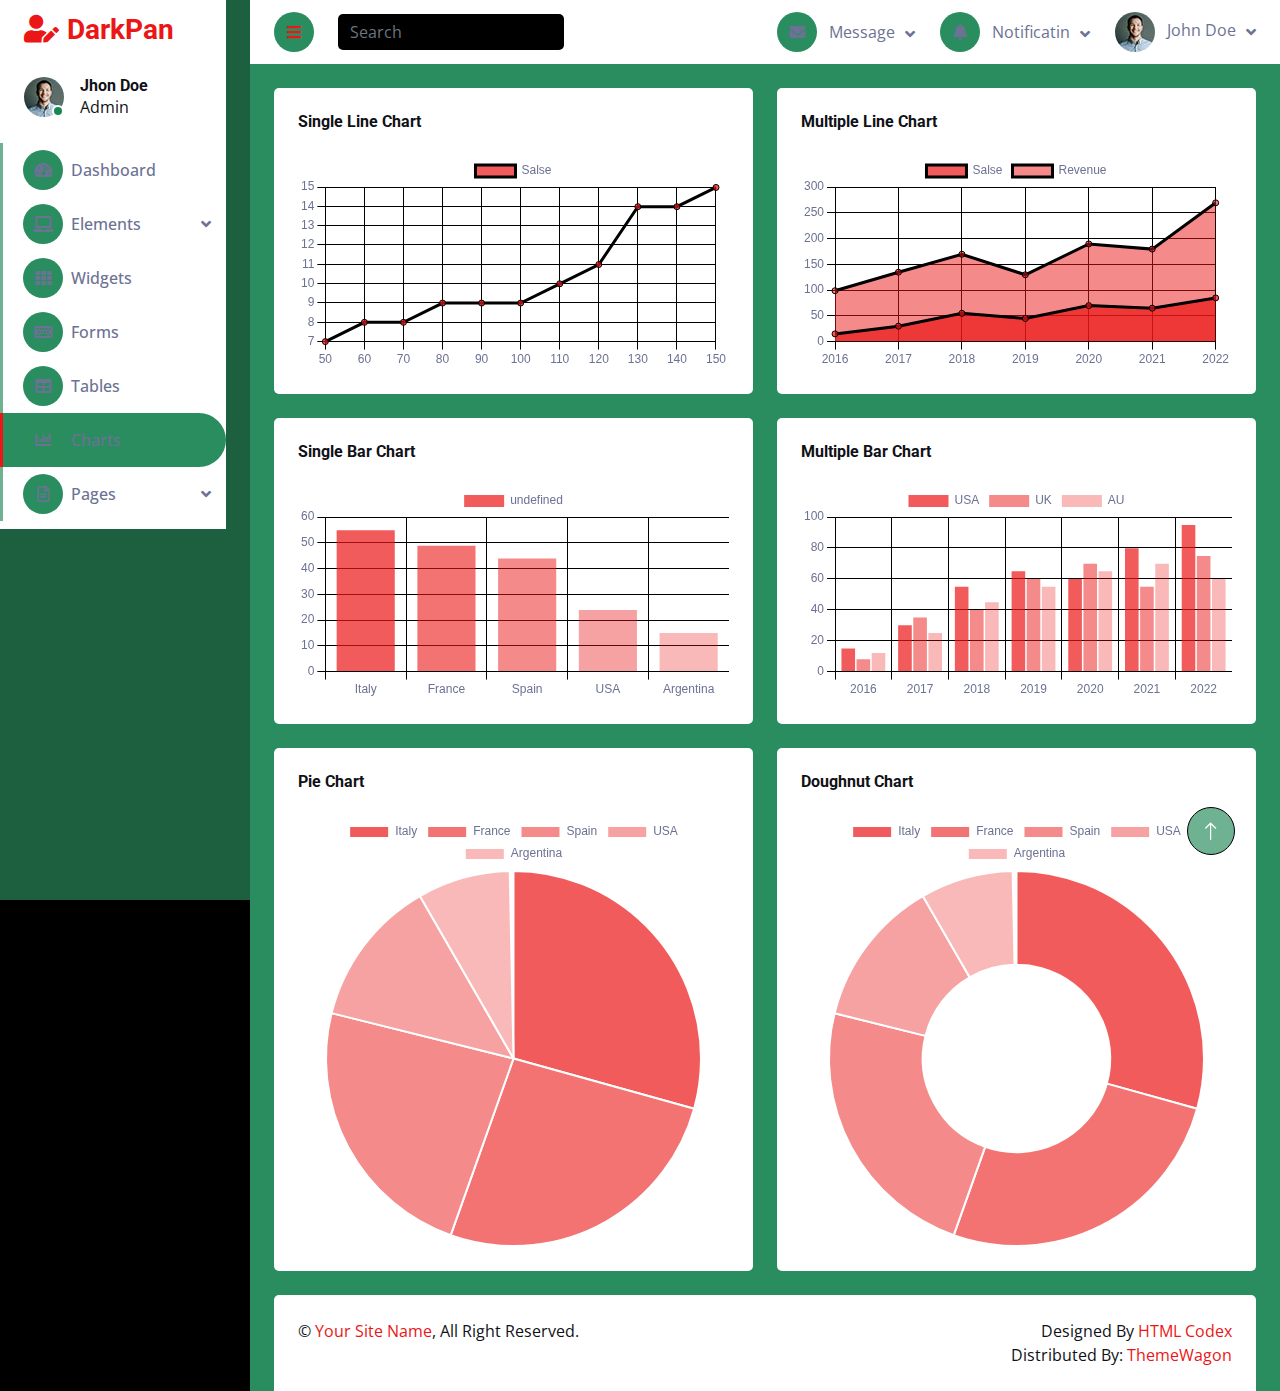
<file: chart.html>
<!DOCTYPE html>
<html lang="en">

<head>
    <meta charset="utf-8">
    <title>DarkPan - Bootstrap 5 Admin Template</title>
    <meta content="width=device-width, initial-scale=1.0" name="viewport">
    <meta content="" name="keywords">
    <meta content="" name="description">

    <!-- Favicon -->
    <link href="img/favicon.ico" rel="icon">

    <!-- Google Web Fonts -->
    <link rel="preconnect" href="https://fonts.googleapis.com">
    <link rel="preconnect" href="https://fonts.gstatic.com" crossorigin>
    <link href="https://fonts.googleapis.com/css2?family=Open+Sans:wght@400;600&family=Roboto:wght@500;700&display=swap" rel="stylesheet"> 
    
    <!-- Icon Font Stylesheet -->
    <link href="https://cdnjs.cloudflare.com/ajax/libs/font-awesome/5.10.0/css/all.min.css" rel="stylesheet">
    <link href="https://cdn.jsdelivr.net/npm/bootstrap-icons@1.4.1/font/bootstrap-icons.css" rel="stylesheet">

    <!-- Libraries Stylesheet -->
    <link href="lib/owlcarousel/assets/owl.carousel.min.css" rel="stylesheet">
    <link href="lib/tempusdominus/css/tempusdominus-bootstrap-4.min.css" rel="stylesheet" />

    <!-- Customized Bootstrap Stylesheet -->
    <link href="css/bootstrap.min.css" rel="stylesheet">

    <!-- Template Stylesheet -->
    <link href="css/style.css" rel="stylesheet">
</head>

<body>
    <div class="container-fluid position-relative d-flex p-0">
        <!-- Spinner Start -->
        <div id="spinner" class="show bg-dark position-fixed translate-middle w-100 vh-100 top-50 start-50 d-flex align-items-center justify-content-center">
            <div class="spinner-border text-primary" style="width: 3rem; height: 3rem;" role="status">
                <span class="sr-only">Loading...</span>
            </div>
        </div>
        <!-- Spinner End -->


        <!-- Sidebar Start -->
        <div class="sidebar pe-4 pb-3">
            <nav class="navbar bg-secondary navbar-dark">
                <a href="index.html" class="navbar-brand mx-4 mb-3">
                    <h3 class="text-primary"><i class="fa fa-user-edit me-2"></i>DarkPan</h3>
                </a>
                <div class="d-flex align-items-center ms-4 mb-4">
                    <div class="position-relative">
                        <img class="rounded-circle" src="img/user.jpg" alt="" style="width: 40px; height: 40px;">
                        <div class="bg-success rounded-circle border border-2 border-white position-absolute end-0 bottom-0 p-1"></div>
                    </div>
                    <div class="ms-3">
                        <h6 class="mb-0">Jhon Doe</h6>
                        <span>Admin</span>
                    </div>
                </div>
                <div class="navbar-nav w-100">
                    <a href="index.html" class="nav-item nav-link"><i class="fa fa-tachometer-alt me-2"></i>Dashboard</a>
                    <div class="nav-item dropdown">
                        <a href="#" class="nav-link dropdown-toggle" data-bs-toggle="dropdown"><i class="fa fa-laptop me-2"></i>Elements</a>
                        <div class="dropdown-menu bg-transparent border-0">
                            <a href="button.html" class="dropdown-item">Buttons</a>
                            <a href="typography.html" class="dropdown-item">Typography</a>
                            <a href="element.html" class="dropdown-item">Other Elements</a>
                        </div>
                    </div>
                    <a href="widget.html" class="nav-item nav-link"><i class="fa fa-th me-2"></i>Widgets</a>
                    <a href="form.html" class="nav-item nav-link"><i class="fa fa-keyboard me-2"></i>Forms</a>
                    <a href="table.html" class="nav-item nav-link"><i class="fa fa-table me-2"></i>Tables</a>
                    <a href="chart.html" class="nav-item nav-link active"><i class="fa fa-chart-bar me-2"></i>Charts</a>
                    <div class="nav-item dropdown">
                        <a href="#" class="nav-link dropdown-toggle" data-bs-toggle="dropdown"><i class="far fa-file-alt me-2"></i>Pages</a>
                        <div class="dropdown-menu bg-transparent border-0">
                            <a href="signin.html" class="dropdown-item">Sign In</a>
                            <a href="signup.html" class="dropdown-item">Sign Up</a>
                            <a href="404.html" class="dropdown-item">404 Error</a>
                            <a href="blank.html" class="dropdown-item">Blank Page</a>
                        </div>
                    </div>
                </div>
            </nav>
        </div>
        <!-- Sidebar End -->


        <!-- Content Start -->
        <div class="content">
            <!-- Navbar Start -->
            <nav class="navbar navbar-expand bg-secondary navbar-dark sticky-top px-4 py-0">
                <a href="index.html" class="navbar-brand d-flex d-lg-none me-4">
                    <h2 class="text-primary mb-0"><i class="fa fa-user-edit"></i></h2>
                </a>
                <a href="#" class="sidebar-toggler flex-shrink-0">
                    <i class="fa fa-bars"></i>
                </a>
                <form class="d-none d-md-flex ms-4">
                    <input class="form-control bg-dark border-0" type="search" placeholder="Search">
                </form>
                <div class="navbar-nav align-items-center ms-auto">
                    <div class="nav-item dropdown">
                        <a href="#" class="nav-link dropdown-toggle" data-bs-toggle="dropdown">
                            <i class="fa fa-envelope me-lg-2"></i>
                            <span class="d-none d-lg-inline-flex">Message</span>
                        </a>
                        <div class="dropdown-menu dropdown-menu-end bg-secondary border-0 rounded-0 rounded-bottom m-0">
                            <a href="#" class="dropdown-item">
                                <div class="d-flex align-items-center">
                                    <img class="rounded-circle" src="img/user.jpg" alt="" style="width: 40px; height: 40px;">
                                    <div class="ms-2">
                                        <h6 class="fw-normal mb-0">Jhon send you a message</h6>
                                        <small>15 minutes ago</small>
                                    </div>
                                </div>
                            </a>
                            <hr class="dropdown-divider">
                            <a href="#" class="dropdown-item">
                                <div class="d-flex align-items-center">
                                    <img class="rounded-circle" src="img/user.jpg" alt="" style="width: 40px; height: 40px;">
                                    <div class="ms-2">
                                        <h6 class="fw-normal mb-0">Jhon send you a message</h6>
                                        <small>15 minutes ago</small>
                                    </div>
                                </div>
                            </a>
                            <hr class="dropdown-divider">
                            <a href="#" class="dropdown-item">
                                <div class="d-flex align-items-center">
                                    <img class="rounded-circle" src="img/user.jpg" alt="" style="width: 40px; height: 40px;">
                                    <div class="ms-2">
                                        <h6 class="fw-normal mb-0">Jhon send you a message</h6>
                                        <small>15 minutes ago</small>
                                    </div>
                                </div>
                            </a>
                            <hr class="dropdown-divider">
                            <a href="#" class="dropdown-item text-center">See all message</a>
                        </div>
                    </div>
                    <div class="nav-item dropdown">
                        <a href="#" class="nav-link dropdown-toggle" data-bs-toggle="dropdown">
                            <i class="fa fa-bell me-lg-2"></i>
                            <span class="d-none d-lg-inline-flex">Notificatin</span>
                        </a>
                        <div class="dropdown-menu dropdown-menu-end bg-secondary border-0 rounded-0 rounded-bottom m-0">
                            <a href="#" class="dropdown-item">
                                <h6 class="fw-normal mb-0">Profile updated</h6>
                                <small>15 minutes ago</small>
                            </a>
                            <hr class="dropdown-divider">
                            <a href="#" class="dropdown-item">
                                <h6 class="fw-normal mb-0">New user added</h6>
                                <small>15 minutes ago</small>
                            </a>
                            <hr class="dropdown-divider">
                            <a href="#" class="dropdown-item">
                                <h6 class="fw-normal mb-0">Password changed</h6>
                                <small>15 minutes ago</small>
                            </a>
                            <hr class="dropdown-divider">
                            <a href="#" class="dropdown-item text-center">See all notifications</a>
                        </div>
                    </div>
                    <div class="nav-item dropdown">
                        <a href="#" class="nav-link dropdown-toggle" data-bs-toggle="dropdown">
                            <img class="rounded-circle me-lg-2" src="img/user.jpg" alt="" style="width: 40px; height: 40px;">
                            <span class="d-none d-lg-inline-flex">John Doe</span>
                        </a>
                        <div class="dropdown-menu dropdown-menu-end bg-secondary border-0 rounded-0 rounded-bottom m-0">
                            <a href="#" class="dropdown-item">My Profile</a>
                            <a href="#" class="dropdown-item">Settings</a>
                            <a href="#" class="dropdown-item">Log Out</a>
                        </div>
                    </div>
                </div>
            </nav>
            <!-- Navbar End -->


            <!-- Chart Start -->
            <div class="container-fluid pt-4 px-4">
                <div class="row g-4">
                    <div class="col-sm-12 col-xl-6">
                        <div class="bg-secondary rounded h-100 p-4">
                            <h6 class="mb-4">Single Line Chart</h6>
                            <canvas id="line-chart"></canvas>
                        </div>
                    </div>
                    <div class="col-sm-12 col-xl-6">
                        <div class="bg-secondary rounded h-100 p-4">
                            <h6 class="mb-4">Multiple Line Chart</h6>
                            <canvas id="salse-revenue"></canvas>
                        </div>
                    </div>
                    <div class="col-sm-12 col-xl-6">
                        <div class="bg-secondary rounded h-100 p-4">
                            <h6 class="mb-4">Single Bar Chart</h6>
                            <canvas id="bar-chart"></canvas>
                        </div>
                    </div>
                    <div class="col-sm-12 col-xl-6">
                        <div class="bg-secondary rounded h-100 p-4">
                            <h6 class="mb-4">Multiple Bar Chart</h6>
                            <canvas id="worldwide-sales"></canvas>
                        </div>
                    </div>
                    <div class="col-sm-12 col-xl-6">
                        <div class="bg-secondary rounded h-100 p-4">
                            <h6 class="mb-4">Pie Chart</h6>
                            <canvas id="pie-chart"></canvas>
                        </div>
                    </div>
                    <div class="col-sm-12 col-xl-6">
                        <div class="bg-secondary rounded h-100 p-4">
                            <h6 class="mb-4">Doughnut Chart</h6>
                            <canvas id="doughnut-chart"></canvas>
                        </div>
                    </div>
                </div>
            </div>
            <!-- Chart End -->


            <!-- Footer Start -->
            <div class="container-fluid pt-4 px-4">
                <div class="bg-secondary rounded-top p-4">
                    <div class="row">
                        <div class="col-12 col-sm-6 text-center text-sm-start">
                            &copy; <a href="#">Your Site Name</a>, All Right Reserved. 
                        </div>
                        <div class="col-12 col-sm-6 text-center text-sm-end">
                            <!--/*** This template is free as long as you keep the footer author’s credit link/attribution link/backlink. If you'd like to use the template without the footer author’s credit link/attribution link/backlink, you can purchase the Credit Removal License from "https://htmlcodex.com/credit-removal". Thank you for your support. ***/-->
                            Designed By <a href="https://htmlcodex.com">HTML Codex</a>
                            <br>Distributed By: <a href="https://themewagon.com" target="_blank">ThemeWagon</a>
                        </div>
                    </div>
                </div>
            </div>
            <!-- Footer End -->
        </div>
        <!-- Content End -->


        <!-- Back to Top -->
        <a href="#" class="btn btn-lg btn-primary btn-lg-square back-to-top"><i class="bi bi-arrow-up"></i></a>
    </div>

    <!-- JavaScript Libraries -->
    <script src="https://code.jquery.com/jquery-3.4.1.min.js"></script>
    <script src="https://cdn.jsdelivr.net/npm/bootstrap@5.0.0/dist/js/bootstrap.bundle.min.js"></script>
    <script src="lib/chart/chart.min.js"></script>
    <script src="lib/easing/easing.min.js"></script>
    <script src="lib/waypoints/waypoints.min.js"></script>
    <script src="lib/owlcarousel/owl.carousel.min.js"></script>
    <script src="lib/tempusdominus/js/moment.min.js"></script>
    <script src="lib/tempusdominus/js/moment-timezone.min.js"></script>
    <script src="lib/tempusdominus/js/tempusdominus-bootstrap-4.min.js"></script>

    <!-- Template Javascript -->
    <script src="js/main.js"></script>
</body>

</html>
</file>
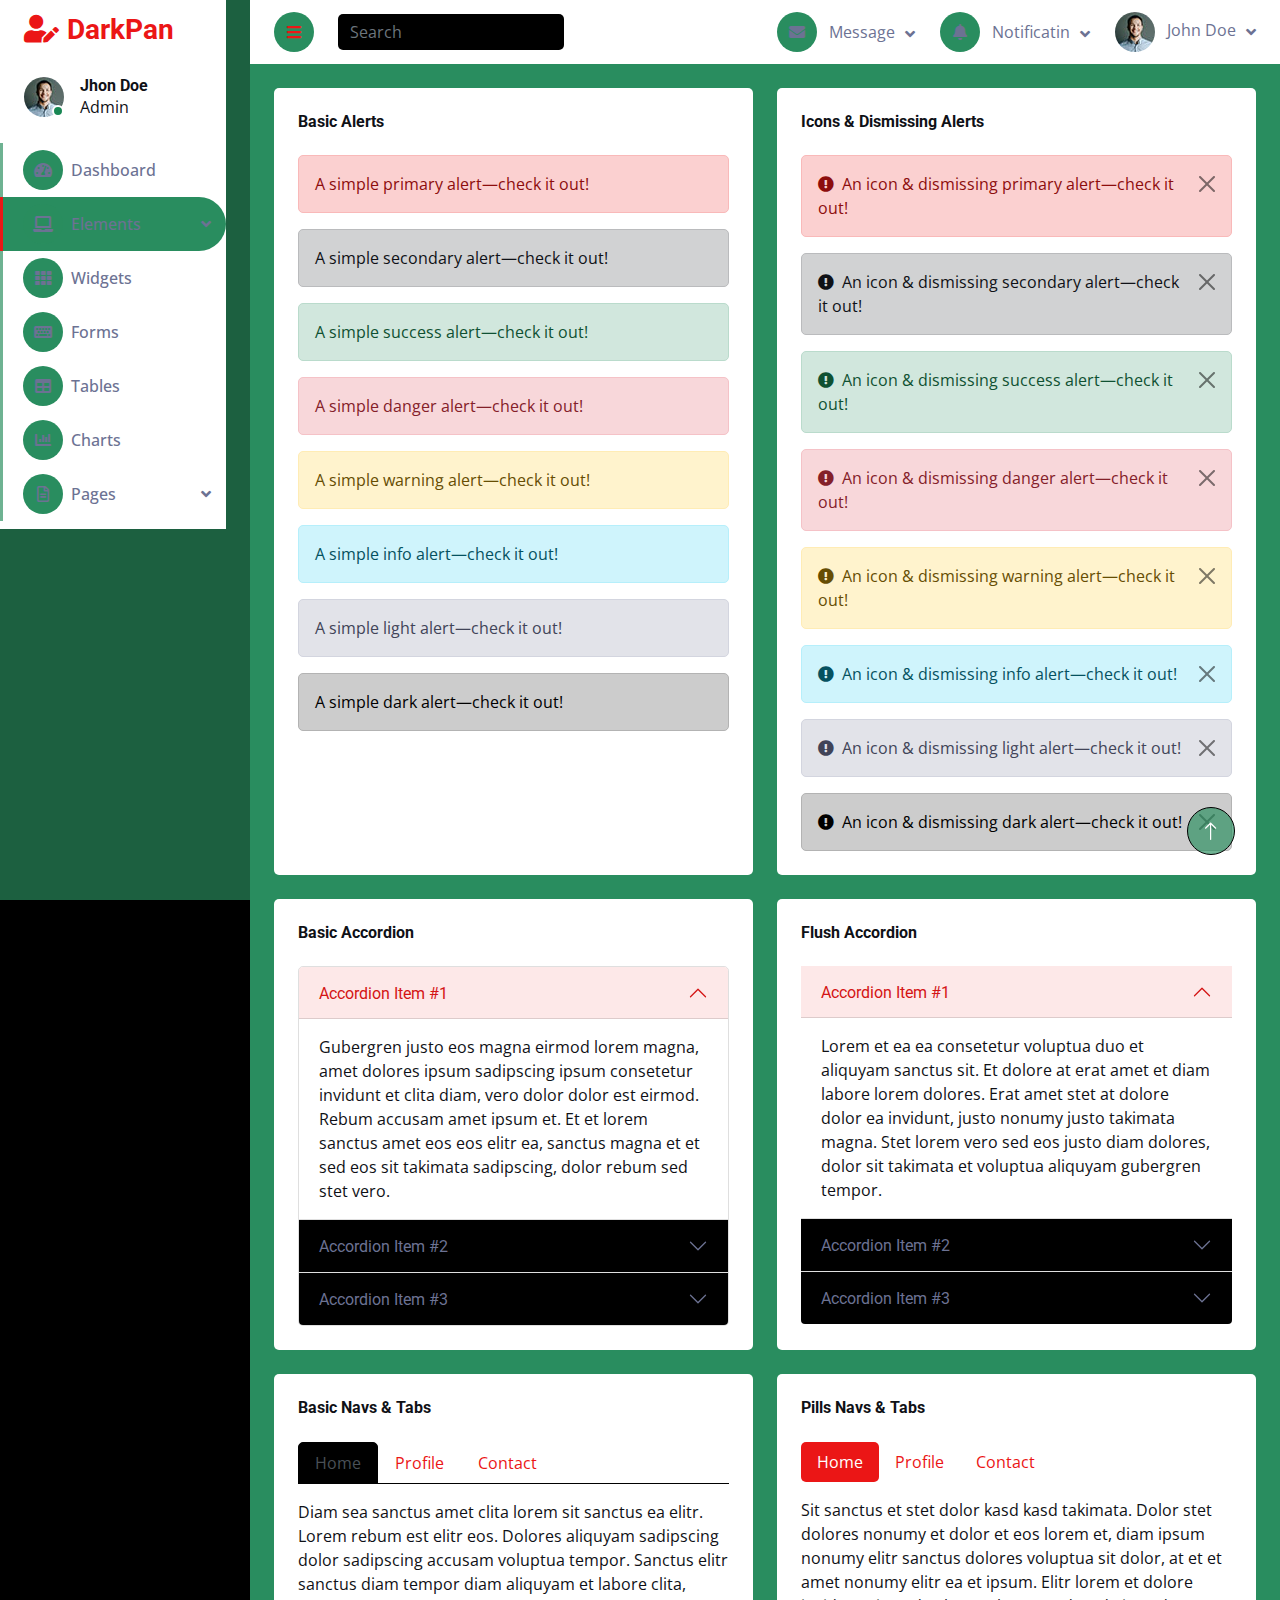
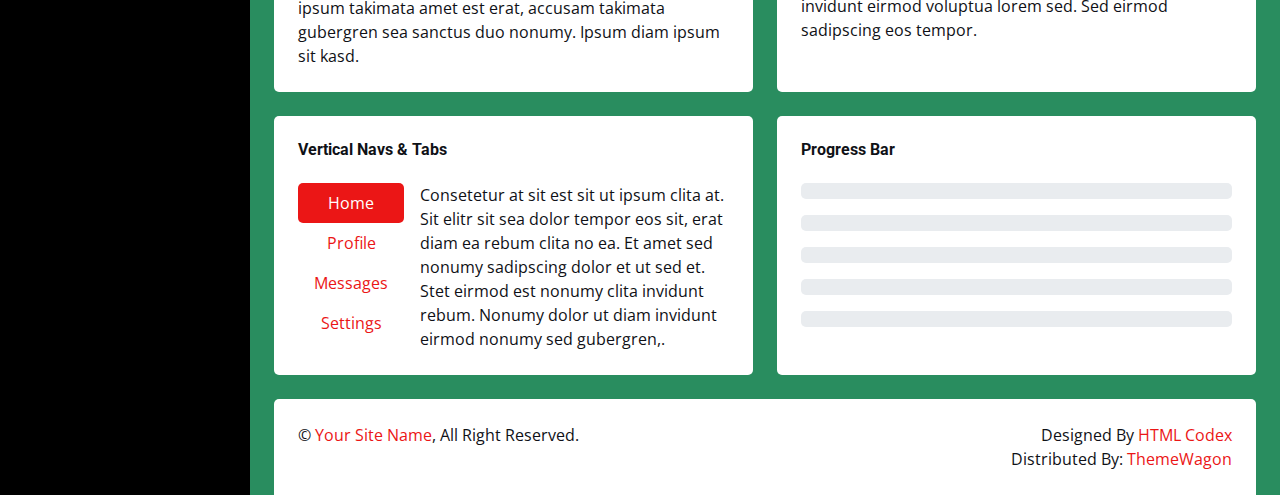
<file: element.html>
<!DOCTYPE html>
<html lang="en">

<head>
    <meta charset="utf-8">
    <title>DarkPan - Bootstrap 5 Admin Template</title>
    <meta content="width=device-width, initial-scale=1.0" name="viewport">
    <meta content="" name="keywords">
    <meta content="" name="description">

    <!-- Favicon -->
    <link href="img/favicon.ico" rel="icon">

    <!-- Google Web Fonts -->
    <link rel="preconnect" href="https://fonts.googleapis.com">
    <link rel="preconnect" href="https://fonts.gstatic.com" crossorigin>
    <link href="https://fonts.googleapis.com/css2?family=Open+Sans:wght@400;600&family=Roboto:wght@500;700&display=swap" rel="stylesheet"> 
    
    <!-- Icon Font Stylesheet -->
    <link href="https://cdnjs.cloudflare.com/ajax/libs/font-awesome/5.10.0/css/all.min.css" rel="stylesheet">
    <link href="https://cdn.jsdelivr.net/npm/bootstrap-icons@1.4.1/font/bootstrap-icons.css" rel="stylesheet">

    <!-- Libraries Stylesheet -->
    <link href="lib/owlcarousel/assets/owl.carousel.min.css" rel="stylesheet">
    <link href="lib/tempusdominus/css/tempusdominus-bootstrap-4.min.css" rel="stylesheet" />

    <!-- Customized Bootstrap Stylesheet -->
    <link href="css/bootstrap.min.css" rel="stylesheet">

    <!-- Template Stylesheet -->
    <link href="css/style.css" rel="stylesheet">
</head>

<body>
    <div class="container-fluid position-relative d-flex p-0">
        <!-- Spinner Start -->
        <div id="spinner" class="show bg-dark position-fixed translate-middle w-100 vh-100 top-50 start-50 d-flex align-items-center justify-content-center">
            <div class="spinner-border text-primary" style="width: 3rem; height: 3rem;" role="status">
                <span class="sr-only">Loading...</span>
            </div>
        </div>
        <!-- Spinner End -->


        <!-- Sidebar Start -->
        <div class="sidebar pe-4 pb-3">
            <nav class="navbar bg-secondary navbar-dark">
                <a href="index.html" class="navbar-brand mx-4 mb-3">
                    <h3 class="text-primary"><i class="fa fa-user-edit me-2"></i>DarkPan</h3>
                </a>
                <div class="d-flex align-items-center ms-4 mb-4">
                    <div class="position-relative">
                        <img class="rounded-circle" src="img/user.jpg" alt="" style="width: 40px; height: 40px;">
                        <div class="bg-success rounded-circle border border-2 border-white position-absolute end-0 bottom-0 p-1"></div>
                    </div>
                    <div class="ms-3">
                        <h6 class="mb-0">Jhon Doe</h6>
                        <span>Admin</span>
                    </div>
                </div>
                <div class="navbar-nav w-100">
                    <a href="index.html" class="nav-item nav-link"><i class="fa fa-tachometer-alt me-2"></i>Dashboard</a>
                    <div class="nav-item dropdown">
                        <a href="#" class="nav-link dropdown-toggle active" data-bs-toggle="dropdown"><i class="fa fa-laptop me-2"></i>Elements</a>
                        <div class="dropdown-menu bg-transparent border-0">
                            <a href="button.html" class="dropdown-item">Buttons</a>
                            <a href="typography.html" class="dropdown-item">Typography</a>
                            <a href="element.html" class="dropdown-item active">Other Elements</a>
                        </div>
                    </div>
                    <a href="widget.html" class="nav-item nav-link"><i class="fa fa-th me-2"></i>Widgets</a>
                    <a href="form.html" class="nav-item nav-link"><i class="fa fa-keyboard me-2"></i>Forms</a>
                    <a href="table.html" class="nav-item nav-link"><i class="fa fa-table me-2"></i>Tables</a>
                    <a href="chart.html" class="nav-item nav-link"><i class="fa fa-chart-bar me-2"></i>Charts</a>
                    <div class="nav-item dropdown">
                        <a href="#" class="nav-link dropdown-toggle" data-bs-toggle="dropdown"><i class="far fa-file-alt me-2"></i>Pages</a>
                        <div class="dropdown-menu bg-transparent border-0">
                            <a href="signin.html" class="dropdown-item">Sign In</a>
                            <a href="signup.html" class="dropdown-item">Sign Up</a>
                            <a href="404.html" class="dropdown-item">404 Error</a>
                            <a href="blank.html" class="dropdown-item">Blank Page</a>
                        </div>
                    </div>
                </div>
            </nav>
        </div>
        <!-- Sidebar End -->


        <!-- Content Start -->
        <div class="content">
            <!-- Navbar Start -->
            <nav class="navbar navbar-expand bg-secondary navbar-dark sticky-top px-4 py-0">
                <a href="index.html" class="navbar-brand d-flex d-lg-none me-4">
                    <h2 class="text-primary mb-0"><i class="fa fa-user-edit"></i></h2>
                </a>
                <a href="#" class="sidebar-toggler flex-shrink-0">
                    <i class="fa fa-bars"></i>
                </a>
                <form class="d-none d-md-flex ms-4">
                    <input class="form-control bg-dark border-0" type="search" placeholder="Search">
                </form>
                <div class="navbar-nav align-items-center ms-auto">
                    <div class="nav-item dropdown">
                        <a href="#" class="nav-link dropdown-toggle" data-bs-toggle="dropdown">
                            <i class="fa fa-envelope me-lg-2"></i>
                            <span class="d-none d-lg-inline-flex">Message</span>
                        </a>
                        <div class="dropdown-menu dropdown-menu-end bg-secondary border-0 rounded-0 rounded-bottom m-0">
                            <a href="#" class="dropdown-item">
                                <div class="d-flex align-items-center">
                                    <img class="rounded-circle" src="img/user.jpg" alt="" style="width: 40px; height: 40px;">
                                    <div class="ms-2">
                                        <h6 class="fw-normal mb-0">Jhon send you a message</h6>
                                        <small>15 minutes ago</small>
                                    </div>
                                </div>
                            </a>
                            <hr class="dropdown-divider">
                            <a href="#" class="dropdown-item">
                                <div class="d-flex align-items-center">
                                    <img class="rounded-circle" src="img/user.jpg" alt="" style="width: 40px; height: 40px;">
                                    <div class="ms-2">
                                        <h6 class="fw-normal mb-0">Jhon send you a message</h6>
                                        <small>15 minutes ago</small>
                                    </div>
                                </div>
                            </a>
                            <hr class="dropdown-divider">
                            <a href="#" class="dropdown-item">
                                <div class="d-flex align-items-center">
                                    <img class="rounded-circle" src="img/user.jpg" alt="" style="width: 40px; height: 40px;">
                                    <div class="ms-2">
                                        <h6 class="fw-normal mb-0">Jhon send you a message</h6>
                                        <small>15 minutes ago</small>
                                    </div>
                                </div>
                            </a>
                            <hr class="dropdown-divider">
                            <a href="#" class="dropdown-item text-center">See all message</a>
                        </div>
                    </div>
                    <div class="nav-item dropdown">
                        <a href="#" class="nav-link dropdown-toggle" data-bs-toggle="dropdown">
                            <i class="fa fa-bell me-lg-2"></i>
                            <span class="d-none d-lg-inline-flex">Notificatin</span>
                        </a>
                        <div class="dropdown-menu dropdown-menu-end bg-secondary border-0 rounded-0 rounded-bottom m-0">
                            <a href="#" class="dropdown-item">
                                <h6 class="fw-normal mb-0">Profile updated</h6>
                                <small>15 minutes ago</small>
                            </a>
                            <hr class="dropdown-divider">
                            <a href="#" class="dropdown-item">
                                <h6 class="fw-normal mb-0">New user added</h6>
                                <small>15 minutes ago</small>
                            </a>
                            <hr class="dropdown-divider">
                            <a href="#" class="dropdown-item">
                                <h6 class="fw-normal mb-0">Password changed</h6>
                                <small>15 minutes ago</small>
                            </a>
                            <hr class="dropdown-divider">
                            <a href="#" class="dropdown-item text-center">See all notifications</a>
                        </div>
                    </div>
                    <div class="nav-item dropdown">
                        <a href="#" class="nav-link dropdown-toggle" data-bs-toggle="dropdown">
                            <img class="rounded-circle me-lg-2" src="img/user.jpg" alt="" style="width: 40px; height: 40px;">
                            <span class="d-none d-lg-inline-flex">John Doe</span>
                        </a>
                        <div class="dropdown-menu dropdown-menu-end bg-secondary border-0 rounded-0 rounded-bottom m-0">
                            <a href="#" class="dropdown-item">My Profile</a>
                            <a href="#" class="dropdown-item">Settings</a>
                            <a href="#" class="dropdown-item">Log Out</a>
                        </div>
                    </div>
                </div>
            </nav>
            <!-- Navbar End -->


            <!-- Other Elements Start -->
            <div class="container-fluid pt-4 px-4">
                <div class="row g-4">
                    <div class="col-sm-12 col-xl-6">
                        <div class="bg-secondary rounded h-100 p-4">
                            <h6 class="mb-4">Basic Alerts</h6>
                            <div class="alert alert-primary" role="alert">
                                A simple primary alert—check it out!
                            </div>
                            <div class="alert alert-secondary" role="alert">
                                A simple secondary alert—check it out!
                            </div>
                            <div class="alert alert-success" role="alert">
                                A simple success alert—check it out!
                            </div>
                            <div class="alert alert-danger" role="alert">
                                A simple danger alert—check it out!
                            </div>
                            <div class="alert alert-warning" role="alert">
                                A simple warning alert—check it out!
                            </div>
                            <div class="alert alert-info" role="alert">
                                A simple info alert—check it out!
                            </div>
                            <div class="alert alert-light" role="alert">
                                A simple light alert—check it out!
                            </div>
                            <div class="alert alert-dark mb-0" role="alert">
                                A simple dark alert—check it out!
                            </div>
                        </div>
                    </div>
                    <div class="col-sm-12 col-xl-6">
                        <div class="bg-secondary rounded h-100 p-4">
                            <h6 class="mb-4">Icons & Dismissing Alerts</h6>
                            <div class="alert alert-primary alert-dismissible fade show" role="alert">
                                <i class="fa fa-exclamation-circle me-2"></i>An icon & dismissing primary alert—check it out!
                                <button type="button" class="btn-close" data-bs-dismiss="alert" aria-label="Close"></button>
                            </div>
                            <div class="alert alert-secondary alert-dismissible fade show" role="alert">
                                <i class="fa fa-exclamation-circle me-2"></i>An icon & dismissing secondary alert—check it out!
                                <button type="button" class="btn-close" data-bs-dismiss="alert" aria-label="Close"></button>
                            </div>
                            <div class="alert alert-success alert-dismissible fade show" role="alert">
                                <i class="fa fa-exclamation-circle me-2"></i>An icon & dismissing success alert—check it out!
                                <button type="button" class="btn-close" data-bs-dismiss="alert" aria-label="Close"></button>
                            </div>
                            <div class="alert alert-danger alert-dismissible fade show" role="alert">
                                <i class="fa fa-exclamation-circle me-2"></i>An icon & dismissing danger alert—check it out!
                                <button type="button" class="btn-close" data-bs-dismiss="alert" aria-label="Close"></button>
                            </div>
                            <div class="alert alert-warning alert-dismissible fade show" role="alert">
                                <i class="fa fa-exclamation-circle me-2"></i>An icon & dismissing warning alert—check it out!
                                <button type="button" class="btn-close" data-bs-dismiss="alert" aria-label="Close"></button>
                            </div>
                            <div class="alert alert-info alert-dismissible fade show" role="alert">
                                <i class="fa fa-exclamation-circle me-2"></i>An icon & dismissing info alert—check it out!
                                <button type="button" class="btn-close" data-bs-dismiss="alert" aria-label="Close"></button>
                            </div>
                            <div class="alert alert-light alert-dismissible fade show" role="alert">
                                <i class="fa fa-exclamation-circle me-2"></i>An icon & dismissing light alert—check it out!
                                <button type="button" class="btn-close" data-bs-dismiss="alert" aria-label="Close"></button>
                            </div>
                            <div class="alert alert-dark alert-dismissible fade show mb-0" role="alert">
                                <i class="fa fa-exclamation-circle me-2"></i>An icon & dismissing dark alert—check it out!
                                <button type="button" class="btn-close" data-bs-dismiss="alert" aria-label="Close"></button>
                            </div>
                        </div>
                    </div>
                    <div class="col-sm-12 col-xl-6">
                        <div class="bg-secondary rounded h-100 p-4">
                            <h6 class="mb-4">Basic Accordion</h6>
                            <div class="accordion" id="accordionExample">
                                <div class="accordion-item bg-transparent">
                                    <h2 class="accordion-header" id="headingOne">
                                        <button class="accordion-button" type="button" data-bs-toggle="collapse"
                                            data-bs-target="#collapseOne" aria-expanded="true"
                                            aria-controls="collapseOne">
                                            Accordion Item #1
                                        </button>
                                    </h2>
                                    <div id="collapseOne" class="accordion-collapse collapse show"
                                        aria-labelledby="headingOne" data-bs-parent="#accordionExample">
                                        <div class="accordion-body">
                                            Gubergren justo eos magna eirmod lorem magna, amet dolores ipsum sadipscing ipsum consetetur invidunt et clita diam, vero dolor dolor est eirmod. Rebum accusam amet ipsum et. Et et lorem sanctus amet eos eos elitr ea, sanctus magna et et sed eos sit takimata sadipscing, dolor rebum sed stet vero.
                                        </div>
                                    </div>
                                </div>
                                <div class="accordion-item bg-transparent">
                                    <h2 class="accordion-header" id="headingTwo">
                                        <button class="accordion-button collapsed" type="button"
                                            data-bs-toggle="collapse" data-bs-target="#collapseTwo"
                                            aria-expanded="false" aria-controls="collapseTwo">
                                            Accordion Item #2
                                        </button>
                                    </h2>
                                    <div id="collapseTwo" class="accordion-collapse collapse"
                                        aria-labelledby="headingTwo" data-bs-parent="#accordionExample">
                                        <div class="accordion-body">
                                            Voluptua sit dolores consetetur ea et diam est et takimata. Et erat sadipscing dolores et stet diam ut ut diam, sit aliquyam no magna et dolore lorem dolor sit. Lorem lorem sed sed duo, eirmod sit diam ipsum sit erat, lorem sit dolor diam amet ea aliquyam tempor rebum invidunt,.
                                        </div>
                                    </div>
                                </div>
                                <div class="accordion-item bg-transparent">
                                    <h2 class="accordion-header" id="headingThree">
                                        <button class="accordion-button collapsed" type="button"
                                            data-bs-toggle="collapse" data-bs-target="#collapseThree"
                                            aria-expanded="false" aria-controls="collapseThree">
                                            Accordion Item #3
                                        </button>
                                    </h2>
                                    <div id="collapseThree" class="accordion-collapse collapse"
                                        aria-labelledby="headingThree" data-bs-parent="#accordionExample">
                                        <div class="accordion-body">
                                            Dolore eos dolor tempor justo sea eos amet eos kasd dolor, et diam tempor lorem dolores vero. Stet dolore gubergren nonumy diam. Consetetur sit takimata magna invidunt, dolore sea amet consetetur ea et rebum, invidunt et amet sit sea. Dolor eirmod sed magna sadipscing sadipscing lorem lorem sed, sit lorem.
                                        </div>
                                    </div>
                                </div>
                            </div>
                        </div>
                    </div>
                    <div class="col-sm-12 col-xl-6">
                        <div class="bg-secondary rounded h-100 p-4">
                            <h6 class="mb-4">Flush Accordion</h6>
                            <div class="accordion accordion-flush" id="accordionFlushExample">
                                <div class="accordion-item bg-transparent">
                                    <h2 class="accordion-header" id="flush-headingOne">
                                        <button class="accordion-button" type="button"
                                            data-bs-toggle="collapse" data-bs-target="#flush-collapseOne"
                                            aria-expanded="true" aria-controls="flush-collapseOne">
                                            Accordion Item #1
                                        </button>
                                    </h2>
                                    <div id="flush-collapseOne" class="accordion-collapse collapse show"
                                        aria-labelledby="flush-headingOne" data-bs-parent="#accordionFlushExample">
                                        <div class="accordion-body">
                                            Lorem et ea ea consetetur voluptua duo et aliquyam sanctus sit. Et dolore at erat amet et diam labore lorem dolores. Erat amet stet at dolore dolor ea invidunt, justo nonumy justo takimata magna. Stet lorem vero sed eos justo diam dolores, dolor sit takimata et voluptua aliquyam gubergren tempor.
                                        </div>
                                    </div>
                                </div>
                                <div class="accordion-item bg-transparent">
                                    <h2 class="accordion-header" id="flush-headingTwo">
                                        <button class="accordion-button collapsed" type="button"
                                            data-bs-toggle="collapse" data-bs-target="#flush-collapseTwo"
                                            aria-expanded="false" aria-controls="flush-collapseTwo">
                                            Accordion Item #2
                                        </button>
                                    </h2>
                                    <div id="flush-collapseTwo" class="accordion-collapse collapse"
                                        aria-labelledby="flush-headingTwo" data-bs-parent="#accordionFlushExample">
                                        <div class="accordion-body">
                                            Sea diam dolore aliquyam aliquyam diam et consetetur et. Accusam amet no invidunt invidunt et consetetur, magna ut nonumy kasd erat tempor dolor et. Diam magna dolor sed amet duo dolores magna vero. Amet sit sadipscing ea diam clita lorem sit. Vero et et et tempor diam. Ipsum eirmod sit.
                                        </div>
                                    </div>
                                </div>
                                <div class="accordion-item bg-transparent">
                                    <h2 class="accordion-header" id="flush-headingThree">
                                        <button class="accordion-button collapsed" type="button"
                                            data-bs-toggle="collapse" data-bs-target="#flush-collapseThree"
                                            aria-expanded="false" aria-controls="flush-collapseThree">
                                            Accordion Item #3
                                        </button>
                                    </h2>
                                    <div id="flush-collapseThree" class="accordion-collapse collapse"
                                        aria-labelledby="flush-headingThree" data-bs-parent="#accordionFlushExample">
                                        <div class="accordion-body">
                                            Sea sea sit sanctus magna gubergren kasd, magna justo ea lorem lorem. Elitr aliquyam ipsum clita consetetur duo at nonumy invidunt, invidunt eos dolore vero sit amet amet magna tempor clita, takimata diam justo stet erat et vero erat. Sit ipsum eirmod sea ut vero dolores sea clita nonumy, no.
                                        </div>
                                    </div>
                                </div>
                            </div>
                        </div>
                    </div>
                    <div class="col-sm-12 col-xl-6">
                        <div class="bg-secondary rounded h-100 p-4">
                            <h6 class="mb-4">Basic Navs & Tabs</h6>
                            <nav>
                                <div class="nav nav-tabs" id="nav-tab" role="tablist">
                                    <button class="nav-link active" id="nav-home-tab" data-bs-toggle="tab"
                                        data-bs-target="#nav-home" type="button" role="tab" aria-controls="nav-home"
                                        aria-selected="true">Home</button>
                                    <button class="nav-link" id="nav-profile-tab" data-bs-toggle="tab"
                                        data-bs-target="#nav-profile" type="button" role="tab"
                                        aria-controls="nav-profile" aria-selected="false">Profile</button>
                                    <button class="nav-link" id="nav-contact-tab" data-bs-toggle="tab"
                                        data-bs-target="#nav-contact" type="button" role="tab"
                                        aria-controls="nav-contact" aria-selected="false">Contact</button>
                                </div>
                            </nav>
                            <div class="tab-content pt-3" id="nav-tabContent">
                                <div class="tab-pane fade show active" id="nav-home" role="tabpanel" aria-labelledby="nav-home-tab">
                                    Diam sea sanctus amet clita lorem sit sanctus ea elitr. Lorem rebum est elitr eos. Dolores aliquyam sadipscing dolor sadipscing accusam voluptua tempor. Sanctus elitr sanctus diam tempor diam aliquyam et labore clita, ipsum takimata amet est erat, accusam takimata gubergren sea sanctus duo nonumy. Ipsum diam ipsum sit kasd.
                                </div>
                                <div class="tab-pane fade" id="nav-profile" role="tabpanel" aria-labelledby="nav-profile-tab">
                                    Sanctus vero sit kasd sea gubergren takimata consetetur elitr elitr, consetetur sadipscing takimata ipsum dolores. Accusam duo accusam et labore ea elitr ipsum tempor sit, dolore aliquyam ipsum sit amet sit. Et dolore ipsum labore invidunt rebum. Sed dolore gubergren sanctus vero diam lorem rebum elitr, erat diam dolor clita.
                                </div>
                                <div class="tab-pane fade" id="nav-contact" role="tabpanel" aria-labelledby="nav-contact-tab">
                                    Sit consetetur eirmod lorem ea magna sadipscing ipsum elitr invidunt, dolores lorem erat ipsum ut aliquyam eos lorem sed. Nonumy aliquyam ea justo eos dolores dolores duo dolores. Aliquyam dolor sea dolores sit takimata no erat vero. At lorem justo tempor lorem duo, stet kasd aliquyam ipsum voluptua labore at.
                                </div>
                            </div>
                        </div>
                    </div>
                    <div class="col-sm-12 col-xl-6">
                        <div class="bg-secondary rounded h-100 p-4">
                            <h6 class="mb-4">Pills Navs & Tabs</h6>
                            <ul class="nav nav-pills mb-3" id="pills-tab" role="tablist">
                                <li class="nav-item" role="presentation">
                                    <button class="nav-link active" id="pills-home-tab" data-bs-toggle="pill"
                                        data-bs-target="#pills-home" type="button" role="tab" aria-controls="pills-home"
                                        aria-selected="true">Home</button>
                                </li>
                                <li class="nav-item" role="presentation">
                                    <button class="nav-link" id="pills-profile-tab" data-bs-toggle="pill"
                                        data-bs-target="#pills-profile" type="button" role="tab"
                                        aria-controls="pills-profile" aria-selected="false">Profile</button>
                                </li>
                                <li class="nav-item" role="presentation">
                                    <button class="nav-link" id="pills-contact-tab" data-bs-toggle="pill"
                                        data-bs-target="#pills-contact" type="button" role="tab"
                                        aria-controls="pills-contact" aria-selected="false">Contact</button>
                                </li>
                            </ul>
                            <div class="tab-content" id="pills-tabContent">
                                <div class="tab-pane fade show active" id="pills-home" role="tabpanel" aria-labelledby="pills-home-tab">
                                    Sit sanctus et stet dolor kasd kasd takimata. Dolor stet dolores nonumy et dolor et eos lorem et, diam ipsum nonumy elitr sanctus dolores voluptua sit dolor, at et et amet nonumy elitr ea et ipsum. Elitr lorem et dolore invidunt eirmod voluptua lorem sed. Sed eirmod sadipscing eos tempor.
                                </div>
                                <div class="tab-pane fade" id="pills-profile" role="tabpanel" aria-labelledby="pills-profile-tab">
                                    Invidunt rebum voluptua lorem eirmod dolore. Amet no sed sanctus lorem ea. Nonumy sit stet sit magna. Rebum rebum ipsum clita erat consetetur, sit dolor sit clita et amet. Est et clita dolore takimata, sea dolores tempor erat consetetur lorem. Consetetur sea sadipscing dolor et dolores et stet, tempor elitr.
                                </div>
                                <div class="tab-pane fade" id="pills-contact" role="tabpanel" aria-labelledby="pills-contact-tab">
                                    Et diam et est sed vero ipsum voluptua dolor et, sit eos justo ipsum no ipsum amet sed aliquyam dolore, ut ipsum sanctus et consetetur. Sit ea sit clita lorem ea gubergren. Et dolore vero sanctus voluptua ipsum sadipscing amet at. Et sed dolore voluptua dolor eos tempor, erat amet.
                                </div>
                            </div>
                        </div>
                    </div>
                    <div class="col-sm-12 col-xl-6">
                        <div class="bg-secondary rounded h-100 p-4">
                            <h6 class="mb-4">Vertical Navs & Tabs</h6>
                            <div class="d-flex align-items-start">
                                <div class="nav flex-column nav-pills me-3" id="v-pills-tab" role="tablist"
                                    aria-orientation="vertical">
                                    <button class="nav-link active" id="v-pills-home-tab" data-bs-toggle="pill"
                                        data-bs-target="#v-pills-home" type="button" role="tab"
                                        aria-controls="v-pills-home" aria-selected="true">Home</button>
                                    <button class="nav-link" id="v-pills-profile-tab" data-bs-toggle="pill"
                                        data-bs-target="#v-pills-profile" type="button" role="tab"
                                        aria-controls="v-pills-profile" aria-selected="false">Profile</button>
                                    <button class="nav-link" id="v-pills-messages-tab" data-bs-toggle="pill"
                                        data-bs-target="#v-pills-messages" type="button" role="tab"
                                        aria-controls="v-pills-messages" aria-selected="false">Messages</button>
                                    <button class="nav-link" id="v-pills-settings-tab" data-bs-toggle="pill"
                                        data-bs-target="#v-pills-settings" type="button" role="tab"
                                        aria-controls="v-pills-settings" aria-selected="false">Settings</button>
                                </div>
                                <div class="tab-content" id="v-pills-tabContent">
                                    <div class="tab-pane fade show active" id="v-pills-home" role="tabpanel" aria-labelledby="v-pills-home-tab">
                                        Consetetur at sit est sit ut ipsum clita at. Sit elitr sit sea dolor tempor eos sit, erat diam ea rebum clita no ea. Et amet sed nonumy sadipscing dolor et ut sed et. Stet eirmod est nonumy clita invidunt rebum. Nonumy dolor ut diam invidunt eirmod nonumy sed gubergren,.
                                    </div>
                                    <div class="tab-pane fade" id="v-pills-profile" role="tabpanel" aria-labelledby="v-pills-profile-tab">
                                        Tempor et kasd accusam duo et dolor no accusam dolore, dolor sed voluptua duo no, sit et stet lorem dolor ipsum tempor consetetur vero, consetetur est eos sit eirmod erat diam accusam sadipscing sit. Takimata erat ea eirmod tempor elitr dolore sadipscing kasd justo, elitr tempor sed eos sadipscing magna.
                                    </div>
                                    <div class="tab-pane fade" id="v-pills-messages" role="tabpanel" aria-labelledby="v-pills-messages-tab">
                                        Sed kasd kasd ea clita sed lorem amet tempor est voluptua, labore stet dolores gubergren clita lorem sed nonumy at. Dolores et ut erat voluptua. Est voluptua stet accusam rebum, elitr amet sit takimata sea eirmod. Sanctus elitr amet sit dolore sea stet et ut. Dolor et sanctus elitr ut.
                                    </div>
                                    <div class="tab-pane fade" id="v-pills-settings" role="tabpanel" aria-labelledby="v-pills-settings-tab">
                                        Sit et vero kasd sea et at, aliquyam takimata et et est, labore et takimata sed ut stet sanctus, nonumy dolor invidunt sit labore et, amet et dolor sit dolor tempor et dolor ipsum nonumy, accusam clita sadipscing ut et labore labore est, dolore accusam vero at est sit. Invidunt.
                                    </div>
                                </div>
                            </div>
                        </div>
                    </div>
                    <div class="col-sm-12 col-xl-6">
                        <div class="bg-secondary rounded h-100 p-4">
                            <h6 class="mb-4">Progress Bar</h6>
                            <div class="pg-bar mb-3">
                                <div class="progress">
                                    <div class="progress-bar progress-bar-striped" role="progressbar" aria-valuenow="10" aria-valuemin="0" aria-valuemax="100"></div>
                                </div>
                            </div>
                            <div class="pg-bar mb-3">
                                <div class="progress">
                                    <div class="progress-bar progress-bar-striped bg-success" role="progressbar" aria-valuenow="25" aria-valuemin="0" aria-valuemax="100"></div>
                                </div>
                            </div>
                            <div class="pg-bar mb-3">
                                <div class="progress">
                                    <div class="progress-bar progress-bar-striped bg-info" role="progressbar" aria-valuenow="50" aria-valuemin="0" aria-valuemax="100"></div>
                                </div>
                            </div>
                            <div class="pg-bar mb-3">
                                <div class="progress">
                                    <div class="progress-bar progress-bar-striped bg-warning" role="progressbar" aria-valuenow="75" aria-valuemin="0" aria-valuemax="100"></div>
                                </div>
                            </div>
                            <div class="pg-bar mb-0">
                                <div class="progress">
                                    <div class="progress-bar progress-bar-striped bg-danger" role="progressbar" aria-valuenow="100" aria-valuemin="0" aria-valuemax="100"></div>
                                </div>
                            </div>
                        </div>
                    </div>
                </div>
            </div>
            <!-- Other Elements End -->


            <!-- Footer Start -->
            <div class="container-fluid pt-4 px-4">
                <div class="bg-secondary rounded-top p-4">
                    <div class="row">
                        <div class="col-12 col-sm-6 text-center text-sm-start">
                            &copy; <a href="#">Your Site Name</a>, All Right Reserved. 
                        </div>
                        <div class="col-12 col-sm-6 text-center text-sm-end">
                            <!--/*** This template is free as long as you keep the footer author’s credit link/attribution link/backlink. If you'd like to use the template without the footer author’s credit link/attribution link/backlink, you can purchase the Credit Removal License from "https://htmlcodex.com/credit-removal". Thank you for your support. ***/-->
                            Designed By <a href="https://htmlcodex.com">HTML Codex</a>
                            <br>Distributed By: <a href="https://themewagon.com" target="_blank">ThemeWagon</a>
                        </div>
                    </div>
                </div>
            </div>
            <!-- Footer End -->
        </div>
        <!-- Content End -->


        <!-- Back to Top -->
        <a href="#" class="btn btn-lg btn-primary btn-lg-square back-to-top"><i class="bi bi-arrow-up"></i></a>
    </div>

    <!-- JavaScript Libraries -->
    <script src="https://code.jquery.com/jquery-3.4.1.min.js"></script>
    <script src="https://cdn.jsdelivr.net/npm/bootstrap@5.0.0/dist/js/bootstrap.bundle.min.js"></script>
    <script src="lib/chart/chart.min.js"></script>
    <script src="lib/easing/easing.min.js"></script>
    <script src="lib/waypoints/waypoints.min.js"></script>
    <script src="lib/owlcarousel/owl.carousel.min.js"></script>
    <script src="lib/tempusdominus/js/moment.min.js"></script>
    <script src="lib/tempusdominus/js/moment-timezone.min.js"></script>
    <script src="lib/tempusdominus/js/tempusdominus-bootstrap-4.min.js"></script>

    <!-- Template Javascript -->
    <script src="js/main.js"></script>
</body>

</html>
</file>
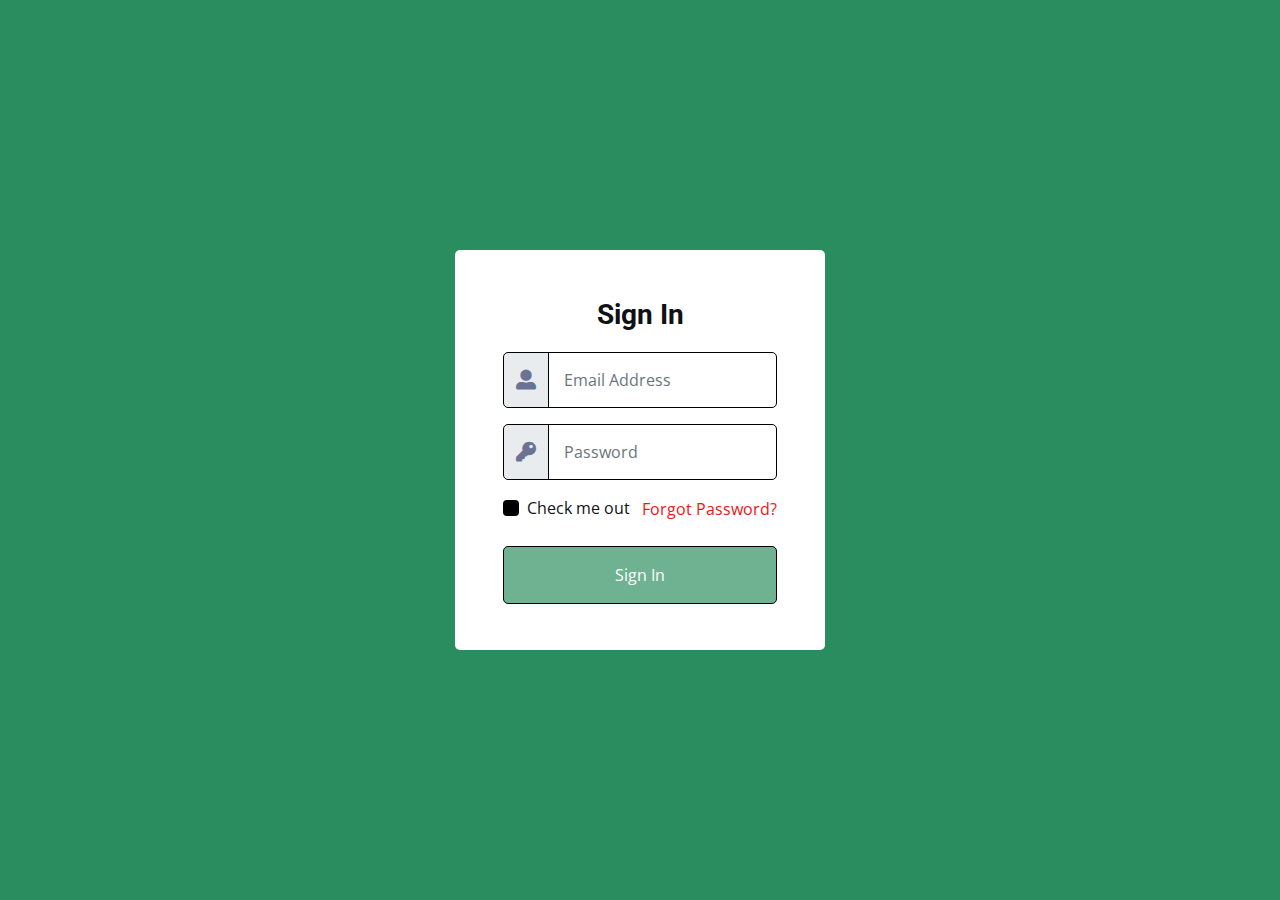
<file: forgot_password.html>
<!DOCTYPE html>
<html lang="en">

<head>
    <meta charset="utf-8">
    <title>Trash level Monitoring</title>
    <meta content="width=device-width, initial-scale=1.0" name="viewport">
    <meta content="" name="keywords">
    <meta content="" name="description">

    <!-- Favicon -->
    <link href="img/favicon.ico" rel="icon">

    <!-- Google Web Fonts -->
    <link rel="preconnect" href="https://fonts.googleapis.com">
    <link rel="preconnect" href="https://fonts.gstatic.com" crossorigin>
    <link href="https://fonts.googleapis.com/css2?family=Open+Sans:wght@400;600&family=Roboto:wght@500;700&display=swap" rel="stylesheet"> 
    
    <!-- Icon Font Stylesheet -->
    <link href="https://cdnjs.cloudflare.com/ajax/libs/font-awesome/5.10.0/css/all.min.css" rel="stylesheet">
    <link href="https://cdn.jsdelivr.net/npm/bootstrap-icons@1.4.1/font/bootstrap-icons.css" rel="stylesheet">

    <!-- Libraries Stylesheet -->
    <link href="lib/owlcarousel/assets/owl.carousel.min.css" rel="stylesheet">
    <link href="lib/tempusdominus/css/tempusdominus-bootstrap-4.min.css" rel="stylesheet" />

    <!-- Customized Bootstrap Stylesheet -->
    <link href="css/bootstrap.min.css" rel="stylesheet">

    <!-- Template Stylesheet -->
    <link href="css/style.css" rel="stylesheet">
</head>

<body>
    <div class="container-fluid position-relative d-flex p-0" style="background-color: #298d5f;">
        <!-- Spinner Start -->
        <div id="spinner" class="show bg-dark position-fixed translate-middle w-100 vh-100 top-50 start-50 d-flex align-items-center justify-content-center">
            <div class="spinner-border text-primary" style="width: 3rem; height: 3rem;" role="status">
                <span class="sr-only">Loading...</span>
            </div>
        </div>
        <!-- Spinner End -->


        <!-- Sign In Start -->
        <div class="container-fluid">
            <div class="row h-100 align-items-center justify-content-center" style="min-height: 100vh;">
                <div class="col-12 col-sm-8 col-md-6 col-lg-5 col-xl-4">
                    <div class="bg-secondary rounded p-4 p-sm-5 my-4 mx-3" style="height:400px">            
                        <div style="text-align:center;margin-bottom:20px;">
                            <h3>Sign In</h3>
                        </div>
                        <div class="form-floating mb-3">
                            <div class="input-group">
                                <span class="input-group-text" style="font-size:20px;">
                                    <i class="fas fa-user-alt"></i>
                                </span>
                                <input type="email" class="form-control" id="floatingInput" placeholder="Email Address" style="padding: 15px;">
                            </div>
                        </div>
                        <div class="form-floating mb-3">
                            <div class="input-group">
                                <span class="input-group-text" style="font-size:20px;">
                                    <i class="fas fa-key"></i>
                                </span>
                                <input type="password" class="form-control" id="floatingInput" placeholder="Password" style="padding: 15px;">
                            </div>
                        </div>
                        <div class="d-flex align-items-center justify-content-between mb-4">
                            <div class="form-check">
                                <input type="checkbox" class="form-check-input" id="exampleCheck1">
                                <label class="form-check-label" for="exampleCheck1">Check me out</label>
                            </div>
                            <a href="">Forgot Password?</a>
                        </div>
                        <button type="submit" class="btn btn-primary py-3 w-100 mb-4">Sign In</button>
                    </div>
                </div>
            </div>
        </div>
        <!-- Sign In End -->
    </div>

    <!-- JavaScript Libraries -->
    <script src="https://code.jquery.com/jquery-3.4.1.min.js"></script>
    <script src="https://cdn.jsdelivr.net/npm/bootstrap@5.0.0/dist/js/bootstrap.bundle.min.js"></script>
    <script src="lib/chart/chart.min.js"></script>
    <script src="lib/easing/easing.min.js"></script>
    <script src="lib/waypoints/waypoints.min.js"></script>
    <script src="lib/owlcarousel/owl.carousel.min.js"></script>
    <script src="lib/tempusdominus/js/moment.min.js"></script>
    <script src="lib/tempusdominus/js/moment-timezone.min.js"></script>
    <script src="lib/tempusdominus/js/tempusdominus-bootstrap-4.min.js"></script>

    <!-- Template Javascript -->
    <script src="js/main.js"></script>
</body>

</html>
</file>
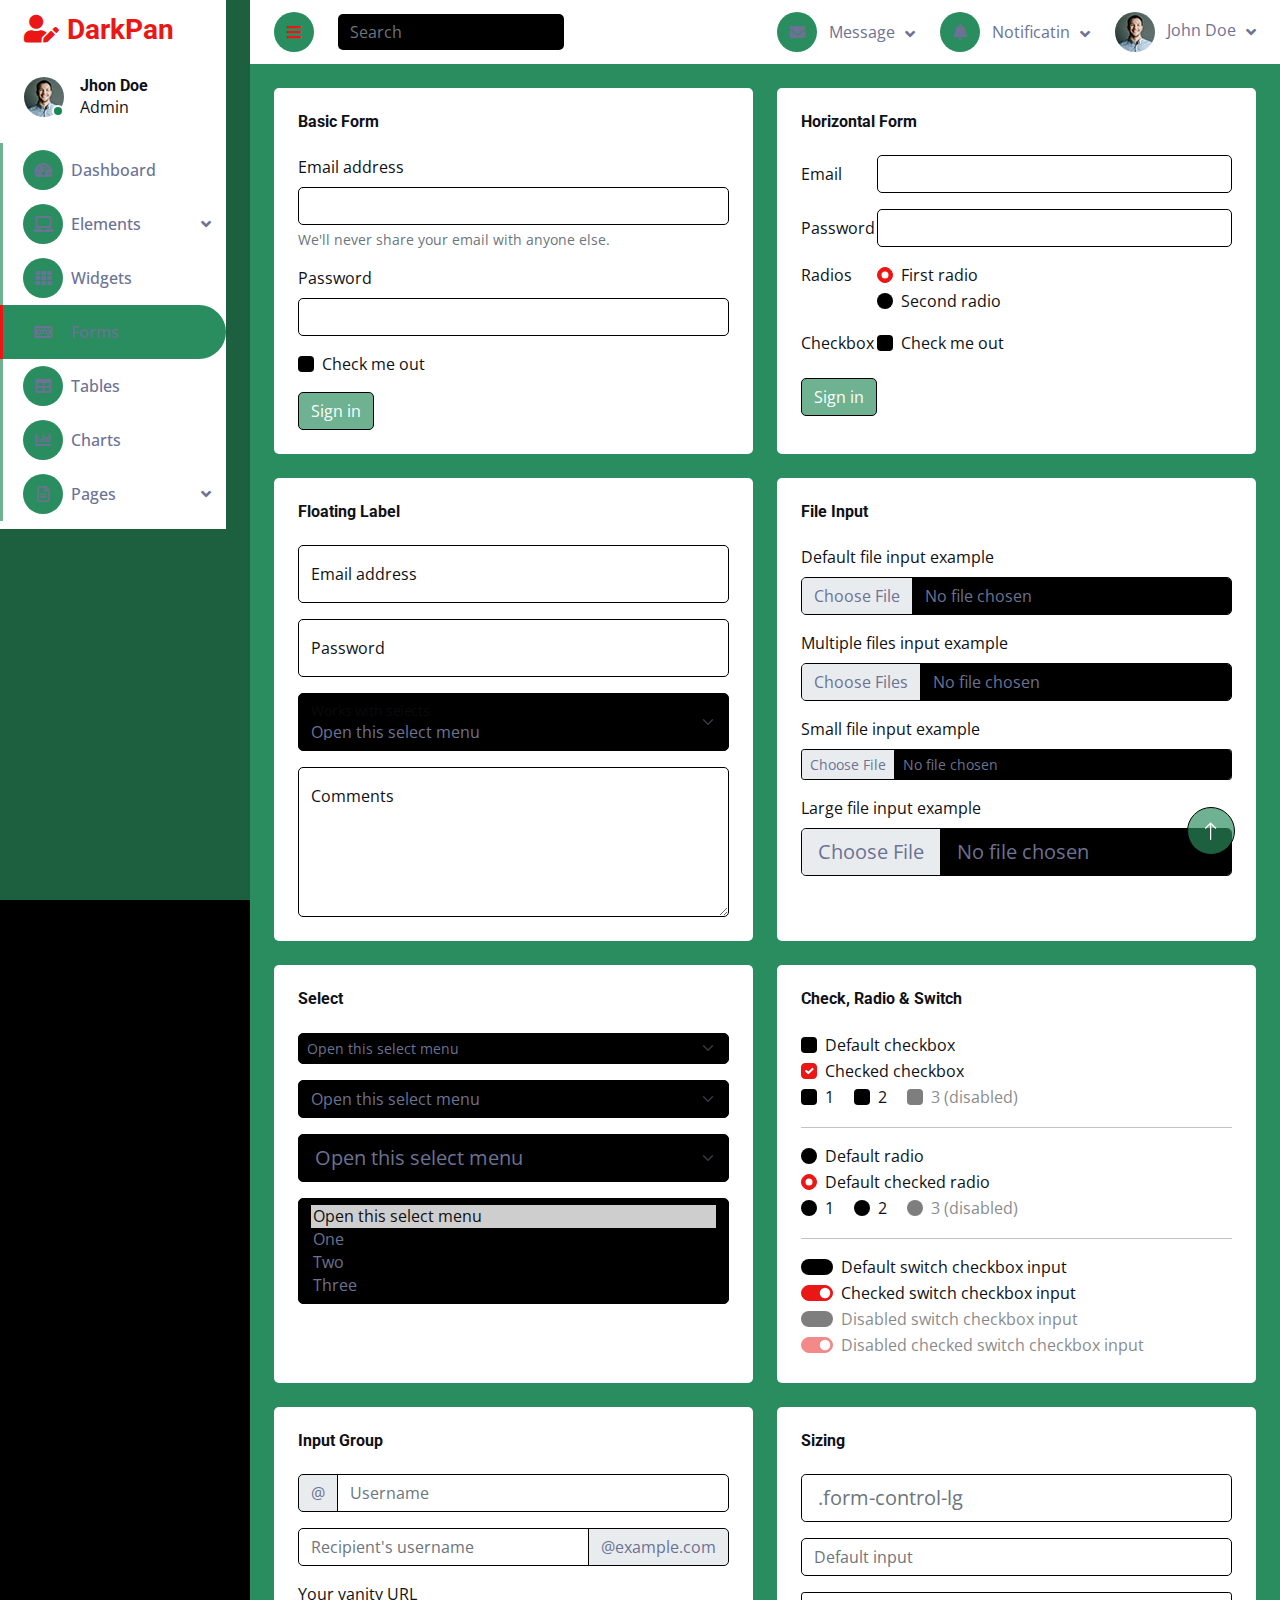
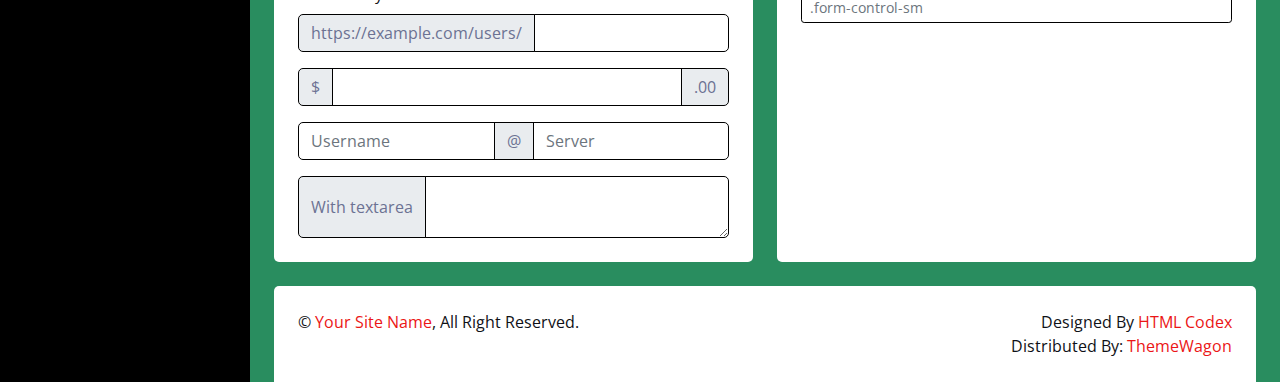
<file: form.html>
<!DOCTYPE html>
<html lang="en">

<head>
    <meta charset="utf-8">
    <title>DarkPan - Bootstrap 5 Admin Template</title>
    <meta content="width=device-width, initial-scale=1.0" name="viewport">
    <meta content="" name="keywords">
    <meta content="" name="description">

    <!-- Favicon -->
    <link href="img/favicon.ico" rel="icon">

    <!-- Google Web Fonts -->
    <link rel="preconnect" href="https://fonts.googleapis.com">
    <link rel="preconnect" href="https://fonts.gstatic.com" crossorigin>
    <link href="https://fonts.googleapis.com/css2?family=Open+Sans:wght@400;600&family=Roboto:wght@500;700&display=swap" rel="stylesheet"> 
    
    <!-- Icon Font Stylesheet -->
    <link href="https://cdnjs.cloudflare.com/ajax/libs/font-awesome/5.10.0/css/all.min.css" rel="stylesheet">
    <link href="https://cdn.jsdelivr.net/npm/bootstrap-icons@1.4.1/font/bootstrap-icons.css" rel="stylesheet">

    <!-- Libraries Stylesheet -->
    <link href="lib/owlcarousel/assets/owl.carousel.min.css" rel="stylesheet">
    <link href="lib/tempusdominus/css/tempusdominus-bootstrap-4.min.css" rel="stylesheet" />

    <!-- Customized Bootstrap Stylesheet -->
    <link href="css/bootstrap.min.css" rel="stylesheet">

    <!-- Template Stylesheet -->
    <link href="css/style.css" rel="stylesheet">
</head>

<body>
    <div class="container-fluid position-relative d-flex p-0">
        <!-- Spinner Start -->
        <div id="spinner" class="show bg-dark position-fixed translate-middle w-100 vh-100 top-50 start-50 d-flex align-items-center justify-content-center">
            <div class="spinner-border text-primary" style="width: 3rem; height: 3rem;" role="status">
                <span class="sr-only">Loading...</span>
            </div>
        </div>
        <!-- Spinner End -->


        <!-- Sidebar Start -->
        <div class="sidebar pe-4 pb-3">
            <nav class="navbar bg-secondary navbar-dark">
                <a href="index.html" class="navbar-brand mx-4 mb-3">
                    <h3 class="text-primary"><i class="fa fa-user-edit me-2"></i>DarkPan</h3>
                </a>
                <div class="d-flex align-items-center ms-4 mb-4">
                    <div class="position-relative">
                        <img class="rounded-circle" src="img/user.jpg" alt="" style="width: 40px; height: 40px;">
                        <div class="bg-success rounded-circle border border-2 border-white position-absolute end-0 bottom-0 p-1"></div>
                    </div>
                    <div class="ms-3">
                        <h6 class="mb-0">Jhon Doe</h6>
                        <span>Admin</span>
                    </div>
                </div>
                <div class="navbar-nav w-100">
                    <a href="index.html" class="nav-item nav-link"><i class="fa fa-tachometer-alt me-2"></i>Dashboard</a>
                    <div class="nav-item dropdown">
                        <a href="#" class="nav-link dropdown-toggle" data-bs-toggle="dropdown"><i class="fa fa-laptop me-2"></i>Elements</a>
                        <div class="dropdown-menu bg-transparent border-0">
                            <a href="button.html" class="dropdown-item">Buttons</a>
                            <a href="typography.html" class="dropdown-item">Typography</a>
                            <a href="element.html" class="dropdown-item">Other Elements</a>
                        </div>
                    </div>
                    <a href="widget.html" class="nav-item nav-link"><i class="fa fa-th me-2"></i>Widgets</a>
                    <a href="form.html" class="nav-item nav-link active"><i class="fa fa-keyboard me-2"></i>Forms</a>
                    <a href="table.html" class="nav-item nav-link"><i class="fa fa-table me-2"></i>Tables</a>
                    <a href="chart.html" class="nav-item nav-link"><i class="fa fa-chart-bar me-2"></i>Charts</a>
                    <div class="nav-item dropdown">
                        <a href="#" class="nav-link dropdown-toggle" data-bs-toggle="dropdown"><i class="far fa-file-alt me-2"></i>Pages</a>
                        <div class="dropdown-menu bg-transparent border-0">
                            <a href="signin.html" class="dropdown-item">Sign In</a>
                            <a href="signup.html" class="dropdown-item">Sign Up</a>
                            <a href="404.html" class="dropdown-item">404 Error</a>
                            <a href="blank.html" class="dropdown-item">Blank Page</a>
                        </div>
                    </div>
                </div>
            </nav>
        </div>
        <!-- Sidebar End -->


        <!-- Content Start -->
        <div class="content">
            <!-- Navbar Start -->
            <nav class="navbar navbar-expand bg-secondary navbar-dark sticky-top px-4 py-0">
                <a href="index.html" class="navbar-brand d-flex d-lg-none me-4">
                    <h2 class="text-primary mb-0"><i class="fa fa-user-edit"></i></h2>
                </a>
                <a href="#" class="sidebar-toggler flex-shrink-0">
                    <i class="fa fa-bars"></i>
                </a>
                <form class="d-none d-md-flex ms-4">
                    <input class="form-control bg-dark border-0" type="search" placeholder="Search">
                </form>
                <div class="navbar-nav align-items-center ms-auto">
                    <div class="nav-item dropdown">
                        <a href="#" class="nav-link dropdown-toggle" data-bs-toggle="dropdown">
                            <i class="fa fa-envelope me-lg-2"></i>
                            <span class="d-none d-lg-inline-flex">Message</span>
                        </a>
                        <div class="dropdown-menu dropdown-menu-end bg-secondary border-0 rounded-0 rounded-bottom m-0">
                            <a href="#" class="dropdown-item">
                                <div class="d-flex align-items-center">
                                    <img class="rounded-circle" src="img/user.jpg" alt="" style="width: 40px; height: 40px;">
                                    <div class="ms-2">
                                        <h6 class="fw-normal mb-0">Jhon send you a message</h6>
                                        <small>15 minutes ago</small>
                                    </div>
                                </div>
                            </a>
                            <hr class="dropdown-divider">
                            <a href="#" class="dropdown-item">
                                <div class="d-flex align-items-center">
                                    <img class="rounded-circle" src="img/user.jpg" alt="" style="width: 40px; height: 40px;">
                                    <div class="ms-2">
                                        <h6 class="fw-normal mb-0">Jhon send you a message</h6>
                                        <small>15 minutes ago</small>
                                    </div>
                                </div>
                            </a>
                            <hr class="dropdown-divider">
                            <a href="#" class="dropdown-item">
                                <div class="d-flex align-items-center">
                                    <img class="rounded-circle" src="img/user.jpg" alt="" style="width: 40px; height: 40px;">
                                    <div class="ms-2">
                                        <h6 class="fw-normal mb-0">Jhon send you a message</h6>
                                        <small>15 minutes ago</small>
                                    </div>
                                </div>
                            </a>
                            <hr class="dropdown-divider">
                            <a href="#" class="dropdown-item text-center">See all message</a>
                        </div>
                    </div>
                    <div class="nav-item dropdown">
                        <a href="#" class="nav-link dropdown-toggle" data-bs-toggle="dropdown">
                            <i class="fa fa-bell me-lg-2"></i>
                            <span class="d-none d-lg-inline-flex">Notificatin</span>
                        </a>
                        <div class="dropdown-menu dropdown-menu-end bg-secondary border-0 rounded-0 rounded-bottom m-0">
                            <a href="#" class="dropdown-item">
                                <h6 class="fw-normal mb-0">Profile updated</h6>
                                <small>15 minutes ago</small>
                            </a>
                            <hr class="dropdown-divider">
                            <a href="#" class="dropdown-item">
                                <h6 class="fw-normal mb-0">New user added</h6>
                                <small>15 minutes ago</small>
                            </a>
                            <hr class="dropdown-divider">
                            <a href="#" class="dropdown-item">
                                <h6 class="fw-normal mb-0">Password changed</h6>
                                <small>15 minutes ago</small>
                            </a>
                            <hr class="dropdown-divider">
                            <a href="#" class="dropdown-item text-center">See all notifications</a>
                        </div>
                    </div>
                    <div class="nav-item dropdown">
                        <a href="#" class="nav-link dropdown-toggle" data-bs-toggle="dropdown">
                            <img class="rounded-circle me-lg-2" src="img/user.jpg" alt="" style="width: 40px; height: 40px;">
                            <span class="d-none d-lg-inline-flex">John Doe</span>
                        </a>
                        <div class="dropdown-menu dropdown-menu-end bg-secondary border-0 rounded-0 rounded-bottom m-0">
                            <a href="#" class="dropdown-item">My Profile</a>
                            <a href="#" class="dropdown-item">Settings</a>
                            <a href="#" class="dropdown-item">Log Out</a>
                        </div>
                    </div>
                </div>
            </nav>
            <!-- Navbar End -->


            <!-- Form Start -->
            <div class="container-fluid pt-4 px-4">
                <div class="row g-4">
                    <div class="col-sm-12 col-xl-6">
                        <div class="bg-secondary rounded h-100 p-4">
                            <h6 class="mb-4">Basic Form</h6>
                            <form>
                                <div class="mb-3">
                                    <label for="exampleInputEmail1" class="form-label">Email address</label>
                                    <input type="email" class="form-control" id="exampleInputEmail1"
                                        aria-describedby="emailHelp">
                                    <div id="emailHelp" class="form-text">We'll never share your email with anyone else.
                                    </div>
                                </div>
                                <div class="mb-3">
                                    <label for="exampleInputPassword1" class="form-label">Password</label>
                                    <input type="password" class="form-control" id="exampleInputPassword1">
                                </div>
                                <div class="mb-3 form-check">
                                    <input type="checkbox" class="form-check-input" id="exampleCheck1">
                                    <label class="form-check-label" for="exampleCheck1">Check me out</label>
                                </div>
                                <button type="submit" class="btn btn-primary">Sign in</button>
                            </form>
                        </div>
                    </div>
                    <div class="col-sm-12 col-xl-6">
                        <div class="bg-secondary rounded h-100 p-4">
                            <h6 class="mb-4">Horizontal Form</h6>
                            <form>
                                <div class="row mb-3">
                                    <label for="inputEmail3" class="col-sm-2 col-form-label">Email</label>
                                    <div class="col-sm-10">
                                        <input type="email" class="form-control" id="inputEmail3">
                                    </div>
                                </div>
                                <div class="row mb-3">
                                    <label for="inputPassword3" class="col-sm-2 col-form-label">Password</label>
                                    <div class="col-sm-10">
                                        <input type="password" class="form-control" id="inputPassword3">
                                    </div>
                                </div>
                                <fieldset class="row mb-3">
                                    <legend class="col-form-label col-sm-2 pt-0">Radios</legend>
                                    <div class="col-sm-10">
                                        <div class="form-check">
                                            <input class="form-check-input" type="radio" name="gridRadios"
                                                id="gridRadios1" value="option1" checked>
                                            <label class="form-check-label" for="gridRadios1">
                                                First radio
                                            </label>
                                        </div>
                                        <div class="form-check">
                                            <input class="form-check-input" type="radio" name="gridRadios"
                                                id="gridRadios2" value="option2">
                                            <label class="form-check-label" for="gridRadios2">
                                                Second radio
                                            </label>
                                        </div>
                                    </div>
                                </fieldset>
                                <div class="row mb-3">
                                    <legend class="col-form-label col-sm-2 pt-0">Checkbox</legend>
                                    <div class="col-sm-10">
                                        <div class="form-check">
                                            <input class="form-check-input" type="checkbox" id="gridCheck1">
                                            <label class="form-check-label" for="gridCheck1">
                                                Check me out
                                            </label>
                                        </div>
                                    </div>
                                </div>
                                <button type="submit" class="btn btn-primary">Sign in</button>
                            </form>
                        </div>
                    </div>
                    <div class="col-sm-12 col-xl-6">
                        <div class="bg-secondary rounded h-100 p-4">
                            <h6 class="mb-4">Floating Label</h6>
                            <div class="form-floating mb-3">
                                <input type="email" class="form-control" id="floatingInput"
                                    placeholder="name@example.com">
                                <label for="floatingInput">Email address</label>
                            </div>
                            <div class="form-floating mb-3">
                                <input type="password" class="form-control" id="floatingPassword"
                                    placeholder="Password">
                                <label for="floatingPassword">Password</label>
                            </div>
                            <div class="form-floating mb-3">
                                <select class="form-select" id="floatingSelect"
                                    aria-label="Floating label select example">
                                    <option selected>Open this select menu</option>
                                    <option value="1">One</option>
                                    <option value="2">Two</option>
                                    <option value="3">Three</option>
                                </select>
                                <label for="floatingSelect">Works with selects</label>
                            </div>
                            <div class="form-floating">
                                <textarea class="form-control" placeholder="Leave a comment here"
                                    id="floatingTextarea" style="height: 150px;"></textarea>
                                <label for="floatingTextarea">Comments</label>
                            </div>
                        </div>
                    </div>
                    <div class="col-sm-12 col-xl-6">
                        <div class="bg-secondary rounded h-100 p-4">
                            <h6 class="mb-4">File Input</h6>
                            <div class="mb-3">
                                <label for="formFile" class="form-label">Default file input example</label>
                                <input class="form-control bg-dark" type="file" id="formFile">
                            </div>
                            <div class="mb-3">
                                <label for="formFileMultiple" class="form-label">Multiple files input example</label>
                                <input class="form-control bg-dark" type="file" id="formFileMultiple" multiple>
                            </div>
                            <div class="mb-3">
                                <label for="formFileSm" class="form-label">Small file input example</label>
                                <input class="form-control form-control-sm bg-dark" id="formFileSm" type="file">
                            </div>
                            <div>
                                <label for="formFileLg" class="form-label">Large file input example</label>
                                <input class="form-control form-control-lg bg-dark" id="formFileLg" type="file">
                            </div>
                        </div>
                    </div>
                    <div class="col-sm-12 col-xl-6">
                        <div class="bg-secondary rounded h-100 p-4">
                            <h6 class="mb-4">Select</h6>
                            <select class="form-select form-select-sm mb-3" aria-label=".form-select-sm example">
                                <option selected>Open this select menu</option>
                                <option value="1">One</option>
                                <option value="2">Two</option>
                                <option value="3">Three</option>
                            </select>
                            <select class="form-select mb-3" aria-label="Default select example">
                                <option selected>Open this select menu</option>
                                <option value="1">One</option>
                                <option value="2">Two</option>
                                <option value="3">Three</option>
                            </select>
                            <select class="form-select form-select-lg mb-3" aria-label=".form-select-lg example">
                                <option selected>Open this select menu</option>
                                <option value="1">One</option>
                                <option value="2">Two</option>
                                <option value="3">Three</option>
                            </select>
                            <select class="form-select" multiple aria-label="multiple select example">
                                <option selected>Open this select menu</option>
                                <option value="1">One</option>
                                <option value="2">Two</option>
                                <option value="3">Three</option>
                            </select>
                        </div>
                    </div>
                    <div class="col-sm-12 col-xl-6">
                        <div class="bg-secondary rounded h-100 p-4">
                            <h6 class="mb-4">Check, Radio & Switch</h6>
                            <div class="form-check">
                                <input class="form-check-input" type="checkbox" value="" id="flexCheckDefault">
                                <label class="form-check-label" for="flexCheckDefault">
                                    Default checkbox
                                </label>
                            </div>
                            <div class="form-check">
                                <input class="form-check-input" type="checkbox" value="" id="flexCheckChecked" checked>
                                <label class="form-check-label" for="flexCheckChecked">
                                    Checked checkbox
                                </label>
                            </div>
                            <div class="form-check form-check-inline">
                                <input class="form-check-input" type="checkbox" id="inlineCheckbox1" value="option1">
                                <label class="form-check-label" for="inlineCheckbox1">1</label>
                            </div>
                            <div class="form-check form-check-inline">
                                <input class="form-check-input" type="checkbox" id="inlineCheckbox2" value="option2">
                                <label class="form-check-label" for="inlineCheckbox2">2</label>
                            </div>
                            <div class="form-check form-check-inline">
                                <input class="form-check-input" type="checkbox" id="inlineCheckbox3" value="option3"
                                    disabled>
                                <label class="form-check-label" for="inlineCheckbox3">3 (disabled)</label>
                            </div>
                            <hr>
                            <div class="form-check">
                                <input class="form-check-input" type="radio" name="flexRadioDefault"
                                    id="flexRadioDefault1">
                                <label class="form-check-label" for="flexRadioDefault1">
                                    Default radio
                                </label>
                            </div>
                            <div class="form-check">
                                <input class="form-check-input" type="radio" name="flexRadioDefault"
                                    id="flexRadioDefault2" checked>
                                <label class="form-check-label" for="flexRadioDefault2">
                                    Default checked radio
                                </label>
                            </div>
                            <div class="form-check form-check-inline">
                                <input class="form-check-input" type="radio" name="inlineRadioOptions" id="inlineRadio1"
                                    value="option1">
                                <label class="form-check-label" for="inlineRadio1">1</label>
                            </div>
                            <div class="form-check form-check-inline">
                                <input class="form-check-input" type="radio" name="inlineRadioOptions" id="inlineRadio2"
                                    value="option2">
                                <label class="form-check-label" for="inlineRadio2">2</label>
                            </div>
                            <div class="form-check form-check-inline">
                                <input class="form-check-input" type="radio" name="inlineRadioOptions" id="inlineRadio3"
                                    value="option3" disabled>
                                <label class="form-check-label" for="inlineRadio3">3 (disabled)</label>
                            </div>
                            <hr>
                            <div class="form-check form-switch">
                                <input class="form-check-input" type="checkbox" role="switch"
                                    id="flexSwitchCheckDefault">
                                <label class="form-check-label" for="flexSwitchCheckDefault">Default switch checkbox
                                    input</label>
                            </div>
                            <div class="form-check form-switch">
                                <input class="form-check-input" type="checkbox" role="switch"
                                    id="flexSwitchCheckChecked" checked>
                                <label class="form-check-label" for="flexSwitchCheckChecked">Checked switch checkbox
                                    input</label>
                            </div>
                            <div class="form-check form-switch">
                                <input class="form-check-input" type="checkbox" role="switch"
                                    id="flexSwitchCheckDisabled" disabled>
                                <label class="form-check-label" for="flexSwitchCheckDisabled">Disabled switch checkbox
                                    input</label>
                            </div>
                            <div class="form-check form-switch">
                                <input class="form-check-input" type="checkbox" role="switch"
                                    id="flexSwitchCheckCheckedDisabled" checked disabled>
                                <label class="form-check-label" for="flexSwitchCheckCheckedDisabled">Disabled checked
                                    switch checkbox input</label>
                            </div>
                        </div>
                    </div>
                    <div class="col-sm-12 col-xl-6">
                        <div class="bg-secondary rounded h-100 p-4">
                            <h6 class="mb-4">Input Group</h6>
                            <div class="input-group mb-3">
                                <span class="input-group-text" id="basic-addon1">@</span>
                                <input type="text" class="form-control" placeholder="Username" aria-label="Username"
                                    aria-describedby="basic-addon1">
                            </div>
                            <div class="input-group mb-3">
                                <input type="text" class="form-control" placeholder="Recipient's username"
                                    aria-label="Recipient's username" aria-describedby="basic-addon2">
                                <span class="input-group-text" id="basic-addon2">@example.com</span>
                            </div>
                            <label for="basic-url" class="form-label">Your vanity URL</label>
                            <div class="input-group mb-3">
                                <span class="input-group-text" id="basic-addon3">https://example.com/users/</span>
                                <input type="text" class="form-control" id="basic-url" aria-describedby="basic-addon3">
                            </div>
                            <div class="input-group mb-3">
                                <span class="input-group-text">$</span>
                                <input type="text" class="form-control" aria-label="Amount (to the nearest dollar)">
                                <span class="input-group-text">.00</span>
                            </div>
                            <div class="input-group mb-3">
                                <input type="text" class="form-control" placeholder="Username" aria-label="Username">
                                <span class="input-group-text">@</span>
                                <input type="text" class="form-control" placeholder="Server" aria-label="Server">
                            </div>
                            <div class="input-group">
                                <span class="input-group-text">With textarea</span>
                                <textarea class="form-control" aria-label="With textarea"></textarea>
                            </div>
                        </div>
                    </div>
                    <div class="col-sm-12 col-xl-6">
                        <div class="bg-secondary rounded h-100 p-4">
                            <h6 class="mb-4">Sizing</h6>
                            <input class="form-control form-control-lg mb-3" type="text" placeholder=".form-control-lg"
                                aria-label=".form-control-lg example">
                            <input class="form-control mb-3" type="text" placeholder="Default input"
                                aria-label="default input example">
                            <input class="form-control form-control-sm" type="text" placeholder=".form-control-sm"
                                aria-label=".form-control-sm example">
                        </div>
                    </div>
                </div>
            </div>
            <!-- Form End -->


            <!-- Footer Start -->
            <div class="container-fluid pt-4 px-4">
                <div class="bg-secondary rounded-top p-4">
                    <div class="row">
                        <div class="col-12 col-sm-6 text-center text-sm-start">
                            &copy; <a href="#">Your Site Name</a>, All Right Reserved. 
                        </div>
                        <div class="col-12 col-sm-6 text-center text-sm-end">
                            <!--/*** This template is free as long as you keep the footer author’s credit link/attribution link/backlink. If you'd like to use the template without the footer author’s credit link/attribution link/backlink, you can purchase the Credit Removal License from "https://htmlcodex.com/credit-removal". Thank you for your support. ***/-->
                            Designed By <a href="https://htmlcodex.com">HTML Codex</a>
                            <br>Distributed By: <a href="https://themewagon.com" target="_blank">ThemeWagon</a>
                        </div>
                    </div>
                </div>
            </div>
            <!-- Footer End -->
        </div>
        <!-- Content End -->


        <!-- Back to Top -->
        <a href="#" class="btn btn-lg btn-primary btn-lg-square back-to-top"><i class="bi bi-arrow-up"></i></a>
    </div>

    <!-- JavaScript Libraries -->
    <script src="https://code.jquery.com/jquery-3.4.1.min.js"></script>
    <script src="https://cdn.jsdelivr.net/npm/bootstrap@5.0.0/dist/js/bootstrap.bundle.min.js"></script>
    <script src="lib/chart/chart.min.js"></script>
    <script src="lib/easing/easing.min.js"></script>
    <script src="lib/waypoints/waypoints.min.js"></script>
    <script src="lib/owlcarousel/owl.carousel.min.js"></script>
    <script src="lib/tempusdominus/js/moment.min.js"></script>
    <script src="lib/tempusdominus/js/moment-timezone.min.js"></script>
    <script src="lib/tempusdominus/js/tempusdominus-bootstrap-4.min.js"></script>

    <!-- Template Javascript -->
    <script src="js/main.js"></script>
</body>

</html>
</file>
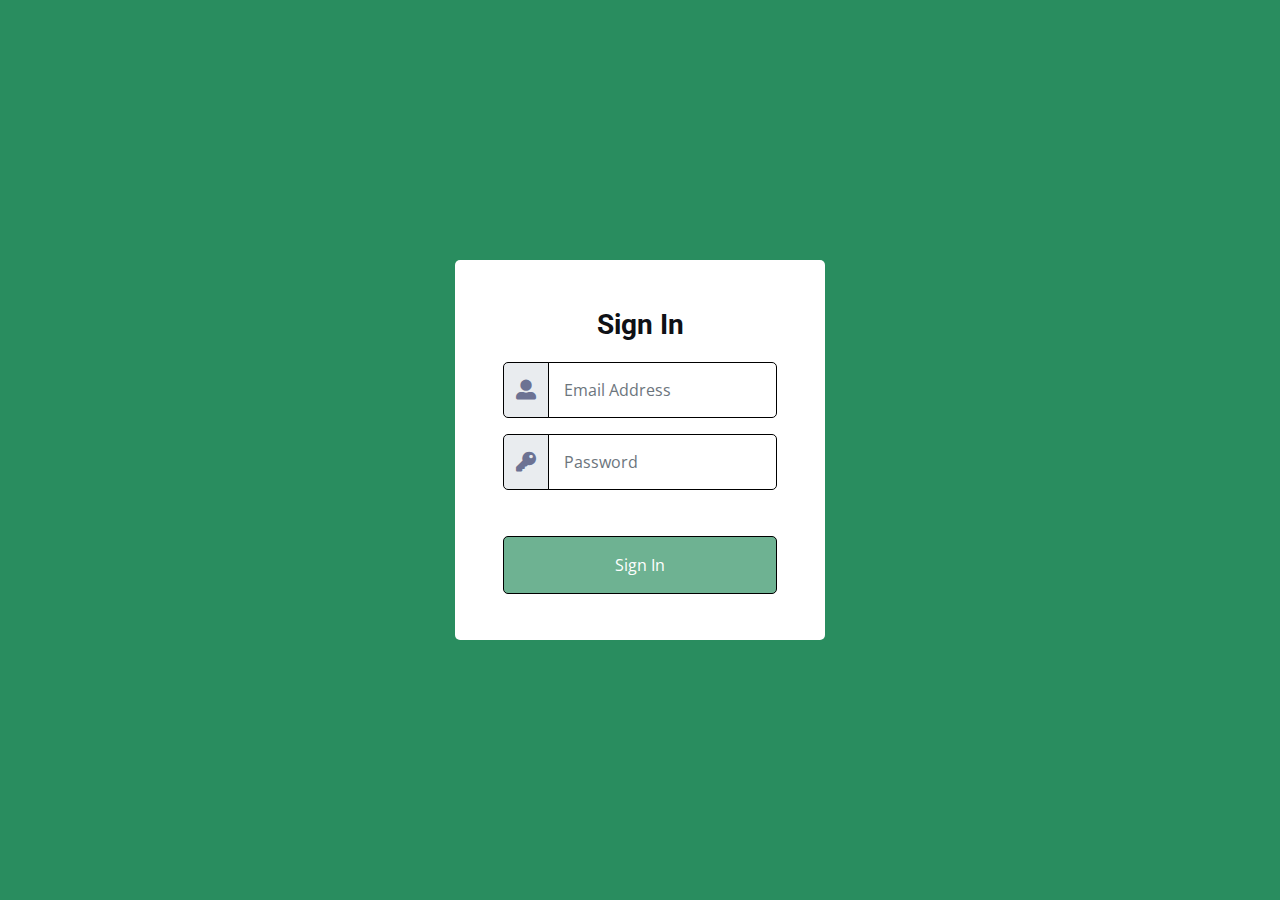
<file: signin.html>
<?php include ('db_conn.php'); ?>
<!DOCTYPE html>
<html lang="en">

<head>
    <meta charset="utf-8">
    <title>Trash level Monitoring</title>
    <meta content="width=device-width, initial-scale=1.0" name="viewport">
    <meta content="" name="keywords">
    <meta content="" name="description">

    <!-- Favicon -->
    <link href="img/favicon.ico" rel="icon">

    <!-- Google Web Fonts -->
    <link rel="preconnect" href="https://fonts.googleapis.com">
    <link rel="preconnect" href="https://fonts.gstatic.com" crossorigin>
    <link href="https://fonts.googleapis.com/css2?family=Open+Sans:wght@400;600&family=Roboto:wght@500;700&display=swap" rel="stylesheet"> 
    
    <!-- Icon Font Stylesheet -->
    <link href="https://cdnjs.cloudflare.com/ajax/libs/font-awesome/5.10.0/css/all.min.css" rel="stylesheet">
    <link href="https://cdn.jsdelivr.net/npm/bootstrap-icons@1.4.1/font/bootstrap-icons.css" rel="stylesheet">

    <!-- Libraries Stylesheet -->
    <link href="lib/owlcarousel/assets/owl.carousel.min.css" rel="stylesheet">
    <link href="lib/tempusdominus/css/tempusdominus-bootstrap-4.min.css" rel="stylesheet" />

    <!-- Customized Bootstrap Stylesheet -->
    <link href="css/bootstrap.min.css" rel="stylesheet">

    <!-- Template Stylesheet -->
    <link href="css/style.css" rel="stylesheet">
</head>

<body>
    <div class="container-fluid position-relative d-flex p-0" style="background-color: #298d5f;">
        <!-- Spinner Start -->
        <div id="spinner" class="show bg-dark position-fixed translate-middle w-100 vh-100 top-50 start-50 d-flex align-items-center justify-content-center">
            <div class="spinner-border text-primary" style="width: 3rem; height: 3rem;" role="status">
                <span class="sr-only">Loading...</span>
            </div>
        </div>
        <!-- Spinner End -->


        <!-- Sign In Start -->
        <div class="container-fluid">
            <div class="row h-100 align-items-center justify-content-center" style="min-height: 100vh;">
                <div class="col-12 col-sm-8 col-md-6 col-lg-5 col-xl-4">
                    <div class="bg-secondary rounded p-4 p-sm-5 my-4 mx-3" style="height:380px">            
                        <div style="text-align:center;margin-bottom:20px;">
                            <h3>Sign In</h3>
                        </div>
                        <div class="form-floating mb-3">
                            <div class="input-group">
                                <span class="input-group-text" style="font-size:20px;">
                                    <i class="fas fa-user-alt"></i>
                                </span>
                                <input type="email" class="form-control" id="emailInput" placeholder="Email Address" style="padding: 15px;">
                            </div>
                        </div>
                        <div class="form-floating mb-3">
                            <div class="input-group">
                                <span class="input-group-text" style="font-size:20px;">
                                    <i class="fas fa-key"></i>
                                </span>
                                <input type="password" class="form-control" id="passwordInput" placeholder="Password" style="padding: 15px;">
                            </div>
                        </div>    
                        <button type="submit" class="btn btn-primary py-3 w-100 mb-4" style="margin-top:30px;">Sign In</button>
                    </div>
                </div>
            </div>
        </div>
        <!-- Sign In End -->
    </div>

    <!-- JavaScript Libraries -->
    <script src="https://code.jquery.com/jquery-3.4.1.min.js"></script>
    <script src="https://cdn.jsdelivr.net/npm/bootstrap@5.0.0/dist/js/bootstrap.bundle.min.js"></script>
    <script src="lib/chart/chart.min.js"></script>
    <script src="lib/easing/easing.min.js"></script>
    <script src="lib/waypoints/waypoints.min.js"></script>
    <script src="lib/owlcarousel/owl.carousel.min.js"></script>
    <script src="lib/tempusdominus/js/moment.min.js"></script>
    <script src="lib/tempusdominus/js/moment-timezone.min.js"></script>
    <script src="lib/tempusdominus/js/tempusdominus-bootstrap-4.min.js"></script>

    <!-- Template Javascript -->
    <script src="js/main.js"></script>
</body>

</html>
</file>
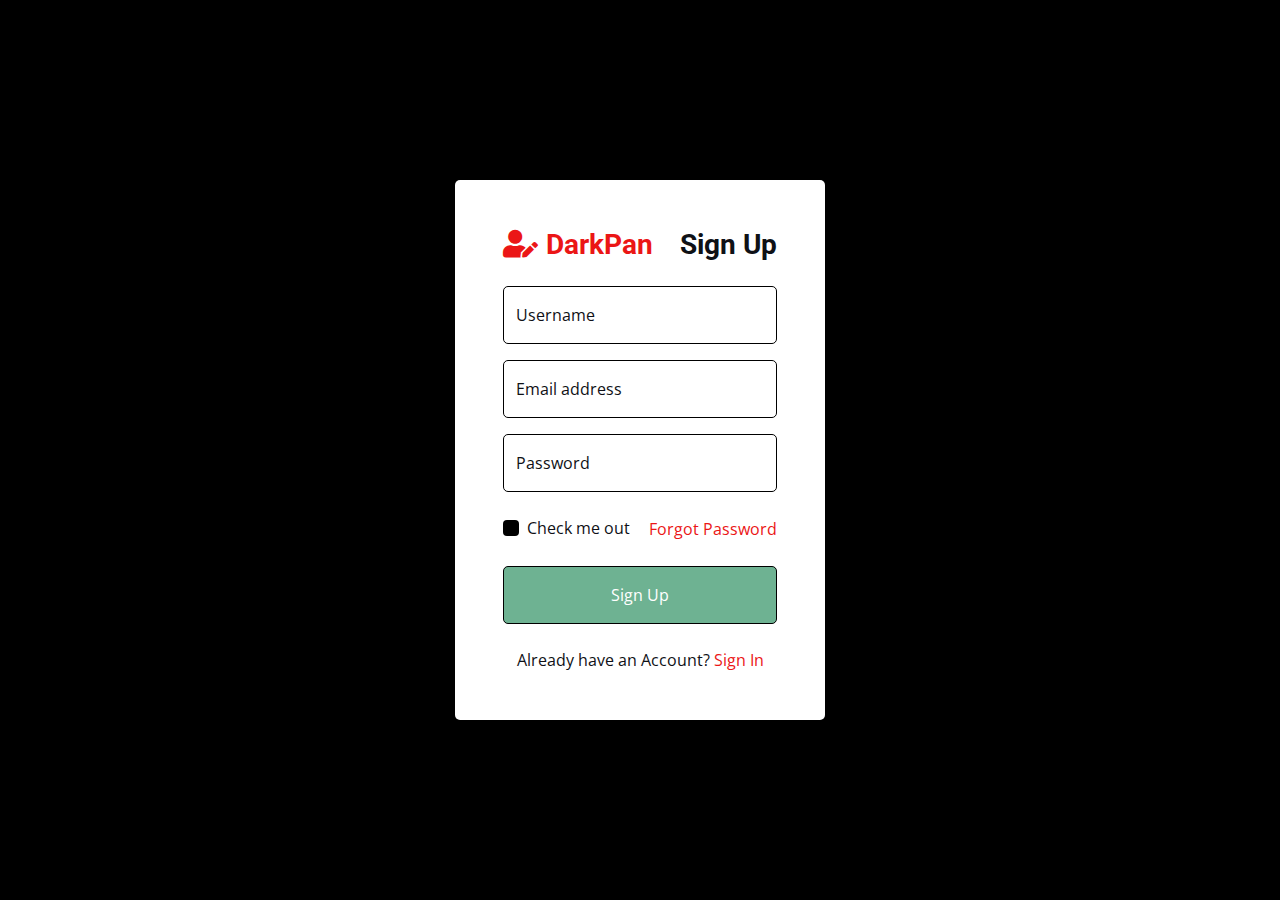
<file: signup.html>
<!DOCTYPE html>
<html lang="en">

<head>
    <meta charset="utf-8">
    <title>DarkPan - Bootstrap 5 Admin Template</title>
    <meta content="width=device-width, initial-scale=1.0" name="viewport">
    <meta content="" name="keywords">
    <meta content="" name="description">

    <!-- Favicon -->
    <link href="img/favicon.ico" rel="icon">

    <!-- Google Web Fonts -->
    <link rel="preconnect" href="https://fonts.googleapis.com">
    <link rel="preconnect" href="https://fonts.gstatic.com" crossorigin>
    <link href="https://fonts.googleapis.com/css2?family=Open+Sans:wght@400;600&family=Roboto:wght@500;700&display=swap" rel="stylesheet"> 
    
    <!-- Icon Font Stylesheet -->
    <link href="https://cdnjs.cloudflare.com/ajax/libs/font-awesome/5.10.0/css/all.min.css" rel="stylesheet">
    <link href="https://cdn.jsdelivr.net/npm/bootstrap-icons@1.4.1/font/bootstrap-icons.css" rel="stylesheet">

    <!-- Libraries Stylesheet -->
    <link href="lib/owlcarousel/assets/owl.carousel.min.css" rel="stylesheet">
    <link href="lib/tempusdominus/css/tempusdominus-bootstrap-4.min.css" rel="stylesheet" />

    <!-- Customized Bootstrap Stylesheet -->
    <link href="css/bootstrap.min.css" rel="stylesheet">

    <!-- Template Stylesheet -->
    <link href="css/style.css" rel="stylesheet">
</head>

<body>
    <div class="container-fluid position-relative d-flex p-0">
        <!-- Spinner Start -->
        <div id="spinner" class="show bg-dark position-fixed translate-middle w-100 vh-100 top-50 start-50 d-flex align-items-center justify-content-center">
            <div class="spinner-border text-primary" style="width: 3rem; height: 3rem;" role="status">
                <span class="sr-only">Loading...</span>
            </div>
        </div>
        <!-- Spinner End -->


        <!-- Sign Up Start -->
        <div class="container-fluid">
            <div class="row h-100 align-items-center justify-content-center" style="min-height: 100vh;">
                <div class="col-12 col-sm-8 col-md-6 col-lg-5 col-xl-4">
                    <div class="bg-secondary rounded p-4 p-sm-5 my-4 mx-3">
                        <div class="d-flex align-items-center justify-content-between mb-3">
                            <a href="index.html" class="">
                                <h3 class="text-primary"><i class="fa fa-user-edit me-2"></i>DarkPan</h3>
                            </a>
                            <h3>Sign Up</h3>
                        </div>
                        <div class="form-floating mb-3">
                            <input type="text" class="form-control" id="floatingText" placeholder="jhondoe">
                            <label for="floatingText">Username</label>
                        </div>
                        <div class="form-floating mb-3">
                            <input type="email" class="form-control" id="floatingInput" placeholder="name@example.com">
                            <label for="floatingInput">Email address</label>
                        </div>
                        <div class="form-floating mb-4">
                            <input type="password" class="form-control" id="floatingPassword" placeholder="Password">
                            <label for="floatingPassword">Password</label>
                        </div>
                        <div class="d-flex align-items-center justify-content-between mb-4">
                            <div class="form-check">
                                <input type="checkbox" class="form-check-input" id="exampleCheck1">
                                <label class="form-check-label" for="exampleCheck1">Check me out</label>
                            </div>
                            <a href="">Forgot Password</a>
                        </div>
                        <button type="submit" class="btn btn-primary py-3 w-100 mb-4">Sign Up</button>
                        <p class="text-center mb-0">Already have an Account? <a href="">Sign In</a></p>
                    </div>
                </div>
            </div>
        </div>
        <!-- Sign Up End -->
    </div>

    <!-- JavaScript Libraries -->
    <script src="https://code.jquery.com/jquery-3.4.1.min.js"></script>
    <script src="https://cdn.jsdelivr.net/npm/bootstrap@5.0.0/dist/js/bootstrap.bundle.min.js"></script>
    <script src="lib/chart/chart.min.js"></script>
    <script src="lib/easing/easing.min.js"></script>
    <script src="lib/waypoints/waypoints.min.js"></script>
    <script src="lib/owlcarousel/owl.carousel.min.js"></script>
    <script src="lib/tempusdominus/js/moment.min.js"></script>
    <script src="lib/tempusdominus/js/moment-timezone.min.js"></script>
    <script src="lib/tempusdominus/js/tempusdominus-bootstrap-4.min.js"></script>

    <!-- Template Javascript -->
    <script src="js/main.js"></script>
</body>

</html>
</file>
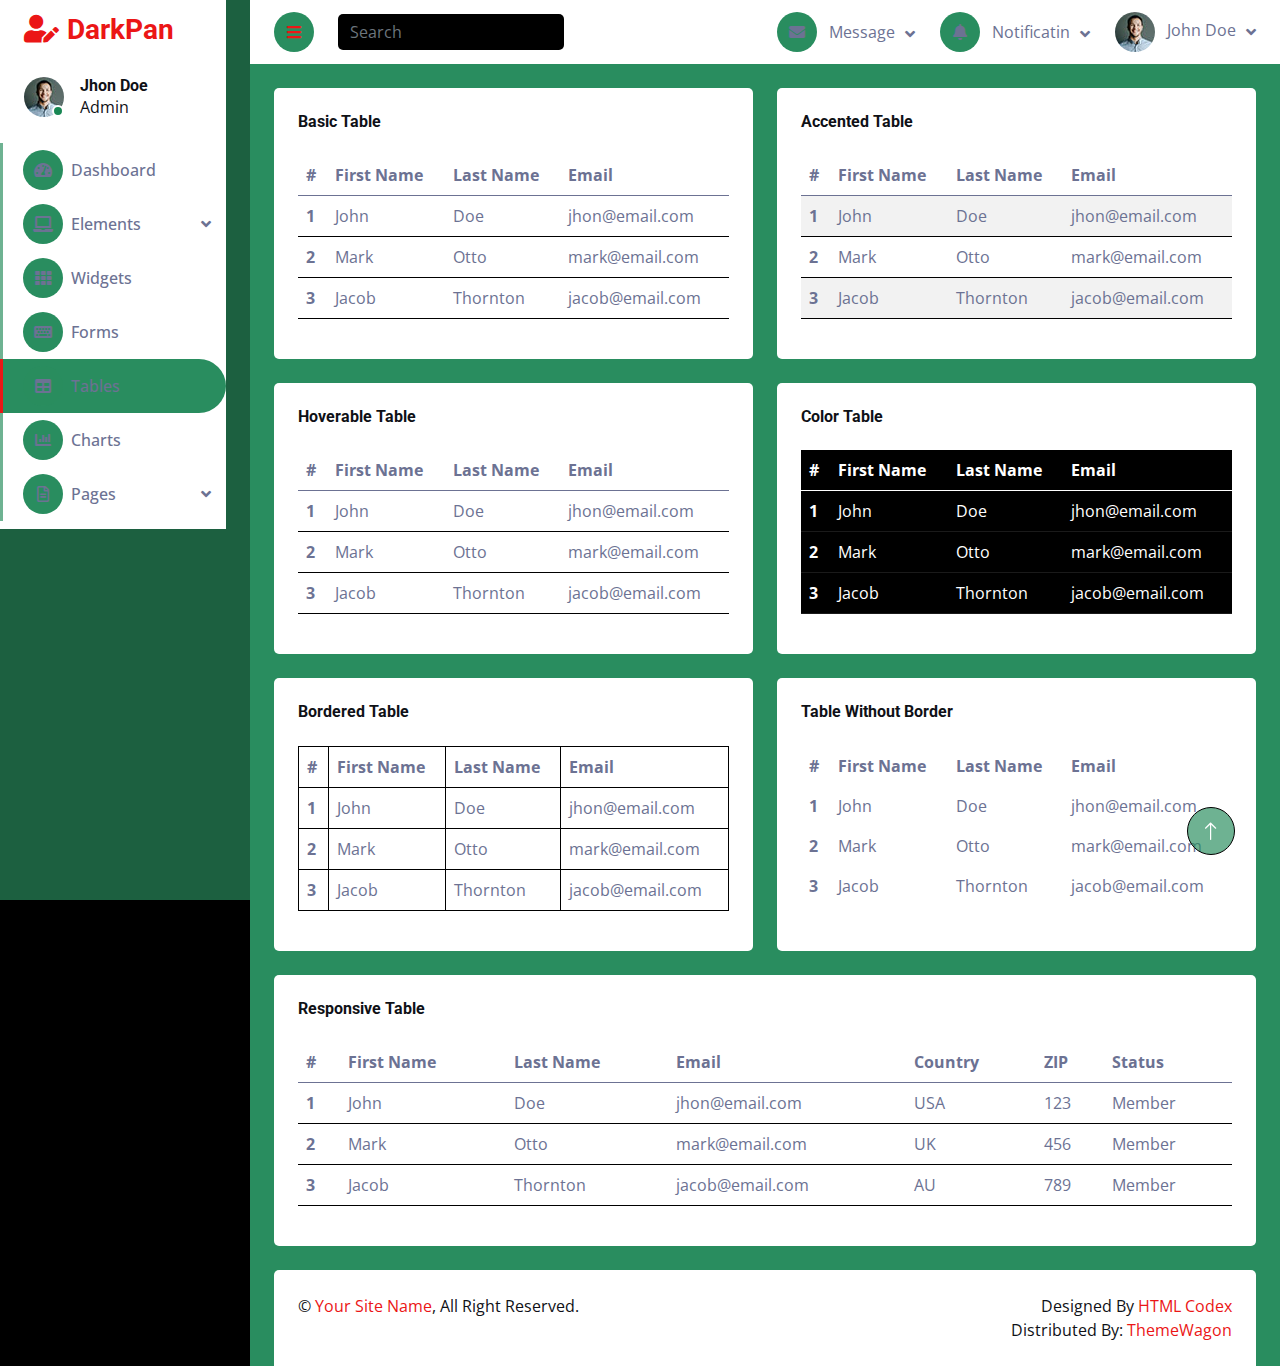
<file: table.html>
<!DOCTYPE html>
<html lang="en">

<head>
    <meta charset="utf-8">
    <title>DarkPan - Bootstrap 5 Admin Template</title>
    <meta content="width=device-width, initial-scale=1.0" name="viewport">
    <meta content="" name="keywords">
    <meta content="" name="description">

    <!-- Favicon -->
    <link href="img/favicon.ico" rel="icon">

    <!-- Google Web Fonts -->
    <link rel="preconnect" href="https://fonts.googleapis.com">
    <link rel="preconnect" href="https://fonts.gstatic.com" crossorigin>
    <link href="https://fonts.googleapis.com/css2?family=Open+Sans:wght@400;600&family=Roboto:wght@500;700&display=swap" rel="stylesheet"> 
    
    <!-- Icon Font Stylesheet -->
    <link href="https://cdnjs.cloudflare.com/ajax/libs/font-awesome/5.10.0/css/all.min.css" rel="stylesheet">
    <link href="https://cdn.jsdelivr.net/npm/bootstrap-icons@1.4.1/font/bootstrap-icons.css" rel="stylesheet">

    <!-- Libraries Stylesheet -->
    <link href="lib/owlcarousel/assets/owl.carousel.min.css" rel="stylesheet">
    <link href="lib/tempusdominus/css/tempusdominus-bootstrap-4.min.css" rel="stylesheet" />

    <!-- Customized Bootstrap Stylesheet -->
    <link href="css/bootstrap.min.css" rel="stylesheet">

    <!-- Template Stylesheet -->
    <link href="css/style.css" rel="stylesheet">
</head>

<body>
    <div class="container-fluid position-relative d-flex p-0">
        <!-- Spinner Start -->
        <div id="spinner" class="show bg-dark position-fixed translate-middle w-100 vh-100 top-50 start-50 d-flex align-items-center justify-content-center">
            <div class="spinner-border text-primary" style="width: 3rem; height: 3rem;" role="status">
                <span class="sr-only">Loading...</span>
            </div>
        </div>
        <!-- Spinner End -->


        <!-- Sidebar Start -->
        <div class="sidebar pe-4 pb-3">
            <nav class="navbar bg-secondary navbar-dark">
                <a href="index.html" class="navbar-brand mx-4 mb-3">
                    <h3 class="text-primary"><i class="fa fa-user-edit me-2"></i>DarkPan</h3>
                </a>
                <div class="d-flex align-items-center ms-4 mb-4">
                    <div class="position-relative">
                        <img class="rounded-circle" src="img/user.jpg" alt="" style="width: 40px; height: 40px;">
                        <div class="bg-success rounded-circle border border-2 border-white position-absolute end-0 bottom-0 p-1"></div>
                    </div>
                    <div class="ms-3">
                        <h6 class="mb-0">Jhon Doe</h6>
                        <span>Admin</span>
                    </div>
                </div>
                <div class="navbar-nav w-100">
                    <a href="index.html" class="nav-item nav-link"><i class="fa fa-tachometer-alt me-2"></i>Dashboard</a>
                    <div class="nav-item dropdown">
                        <a href="#" class="nav-link dropdown-toggle" data-bs-toggle="dropdown"><i class="fa fa-laptop me-2"></i>Elements</a>
                        <div class="dropdown-menu bg-transparent border-0">
                            <a href="button.html" class="dropdown-item">Buttons</a>
                            <a href="typography.html" class="dropdown-item">Typography</a>
                            <a href="element.html" class="dropdown-item">Other Elements</a>
                        </div>
                    </div>
                    <a href="widget.html" class="nav-item nav-link"><i class="fa fa-th me-2"></i>Widgets</a>
                    <a href="form.html" class="nav-item nav-link"><i class="fa fa-keyboard me-2"></i>Forms</a>
                    <a href="table.html" class="nav-item nav-link active"><i class="fa fa-table me-2"></i>Tables</a>
                    <a href="chart.html" class="nav-item nav-link"><i class="fa fa-chart-bar me-2"></i>Charts</a>
                    <div class="nav-item dropdown">
                        <a href="#" class="nav-link dropdown-toggle" data-bs-toggle="dropdown"><i class="far fa-file-alt me-2"></i>Pages</a>
                        <div class="dropdown-menu bg-transparent border-0">
                            <a href="signin.html" class="dropdown-item">Sign In</a>
                            <a href="signup.html" class="dropdown-item">Sign Up</a>
                            <a href="404.html" class="dropdown-item">404 Error</a>
                            <a href="blank.html" class="dropdown-item">Blank Page</a>
                        </div>
                    </div>
                </div>
            </nav>
        </div>
        <!-- Sidebar End -->


        <!-- Content Start -->
        <div class="content">
            <!-- Navbar Start -->
            <nav class="navbar navbar-expand bg-secondary navbar-dark sticky-top px-4 py-0">
                <a href="index.html" class="navbar-brand d-flex d-lg-none me-4">
                    <h2 class="text-primary mb-0"><i class="fa fa-user-edit"></i></h2>
                </a>
                <a href="#" class="sidebar-toggler flex-shrink-0">
                    <i class="fa fa-bars"></i>
                </a>
                <form class="d-none d-md-flex ms-4">
                    <input class="form-control bg-dark border-0" type="search" placeholder="Search">
                </form>
                <div class="navbar-nav align-items-center ms-auto">
                    <div class="nav-item dropdown">
                        <a href="#" class="nav-link dropdown-toggle" data-bs-toggle="dropdown">
                            <i class="fa fa-envelope me-lg-2"></i>
                            <span class="d-none d-lg-inline-flex">Message</span>
                        </a>
                        <div class="dropdown-menu dropdown-menu-end bg-secondary border-0 rounded-0 rounded-bottom m-0">
                            <a href="#" class="dropdown-item">
                                <div class="d-flex align-items-center">
                                    <img class="rounded-circle" src="img/user.jpg" alt="" style="width: 40px; height: 40px;">
                                    <div class="ms-2">
                                        <h6 class="fw-normal mb-0">Jhon send you a message</h6>
                                        <small>15 minutes ago</small>
                                    </div>
                                </div>
                            </a>
                            <hr class="dropdown-divider">
                            <a href="#" class="dropdown-item">
                                <div class="d-flex align-items-center">
                                    <img class="rounded-circle" src="img/user.jpg" alt="" style="width: 40px; height: 40px;">
                                    <div class="ms-2">
                                        <h6 class="fw-normal mb-0">Jhon send you a message</h6>
                                        <small>15 minutes ago</small>
                                    </div>
                                </div>
                            </a>
                            <hr class="dropdown-divider">
                            <a href="#" class="dropdown-item">
                                <div class="d-flex align-items-center">
                                    <img class="rounded-circle" src="img/user.jpg" alt="" style="width: 40px; height: 40px;">
                                    <div class="ms-2">
                                        <h6 class="fw-normal mb-0">Jhon send you a message</h6>
                                        <small>15 minutes ago</small>
                                    </div>
                                </div>
                            </a>
                            <hr class="dropdown-divider">
                            <a href="#" class="dropdown-item text-center">See all message</a>
                        </div>
                    </div>
                    <div class="nav-item dropdown">
                        <a href="#" class="nav-link dropdown-toggle" data-bs-toggle="dropdown">
                            <i class="fa fa-bell me-lg-2"></i>
                            <span class="d-none d-lg-inline-flex">Notificatin</span>
                        </a>
                        <div class="dropdown-menu dropdown-menu-end bg-secondary border-0 rounded-0 rounded-bottom m-0">
                            <a href="#" class="dropdown-item">
                                <h6 class="fw-normal mb-0">Profile updated</h6>
                                <small>15 minutes ago</small>
                            </a>
                            <hr class="dropdown-divider">
                            <a href="#" class="dropdown-item">
                                <h6 class="fw-normal mb-0">New user added</h6>
                                <small>15 minutes ago</small>
                            </a>
                            <hr class="dropdown-divider">
                            <a href="#" class="dropdown-item">
                                <h6 class="fw-normal mb-0">Password changed</h6>
                                <small>15 minutes ago</small>
                            </a>
                            <hr class="dropdown-divider">
                            <a href="#" class="dropdown-item text-center">See all notifications</a>
                        </div>
                    </div>
                    <div class="nav-item dropdown">
                        <a href="#" class="nav-link dropdown-toggle" data-bs-toggle="dropdown">
                            <img class="rounded-circle me-lg-2" src="img/user.jpg" alt="" style="width: 40px; height: 40px;">
                            <span class="d-none d-lg-inline-flex">John Doe</span>
                        </a>
                        <div class="dropdown-menu dropdown-menu-end bg-secondary border-0 rounded-0 rounded-bottom m-0">
                            <a href="#" class="dropdown-item">My Profile</a>
                            <a href="#" class="dropdown-item">Settings</a>
                            <a href="#" class="dropdown-item">Log Out</a>
                        </div>
                    </div>
                </div>
            </nav>
            <!-- Navbar End -->


            <!-- Table Start -->
            <div class="container-fluid pt-4 px-4">
                <div class="row g-4">
                    <div class="col-sm-12 col-xl-6">
                        <div class="bg-secondary rounded h-100 p-4">
                            <h6 class="mb-4">Basic Table</h6>
                            <table class="table">
                                <thead>
                                    <tr>
                                        <th scope="col">#</th>
                                        <th scope="col">First Name</th>
                                        <th scope="col">Last Name</th>
                                        <th scope="col">Email</th>
                                    </tr>
                                </thead>
                                <tbody>
                                    <tr>
                                        <th scope="row">1</th>
                                        <td>John</td>
                                        <td>Doe</td>
                                        <td>jhon@email.com</td>
                                    </tr>
                                    <tr>
                                        <th scope="row">2</th>
                                        <td>Mark</td>
                                        <td>Otto</td>
                                        <td>mark@email.com</td>
                                    </tr>
                                    <tr>
                                        <th scope="row">3</th>
                                        <td>Jacob</td>
                                        <td>Thornton</td>
                                        <td>jacob@email.com</td>
                                    </tr>
                                </tbody>
                            </table>
                        </div>
                    </div>
                    <div class="col-sm-12 col-xl-6">
                        <div class="bg-secondary rounded h-100 p-4">
                            <h6 class="mb-4">Accented Table</h6>
                            <table class="table table-striped">
                                <thead>
                                    <tr>
                                        <th scope="col">#</th>
                                        <th scope="col">First Name</th>
                                        <th scope="col">Last Name</th>
                                        <th scope="col">Email</th>
                                    </tr>
                                </thead>
                                <tbody>
                                    <tr>
                                        <th scope="row">1</th>
                                        <td>John</td>
                                        <td>Doe</td>
                                        <td>jhon@email.com</td>
                                    </tr>
                                    <tr>
                                        <th scope="row">2</th>
                                        <td>Mark</td>
                                        <td>Otto</td>
                                        <td>mark@email.com</td>
                                    </tr>
                                    <tr>
                                        <th scope="row">3</th>
                                        <td>Jacob</td>
                                        <td>Thornton</td>
                                        <td>jacob@email.com</td>
                                    </tr>
                                </tbody>
                            </table>
                        </div>
                    </div>
                    <div class="col-sm-12 col-xl-6">
                        <div class="bg-secondary rounded h-100 p-4">
                            <h6 class="mb-4">Hoverable Table</h6>
                            <table class="table table-hover">
                                <thead>
                                    <tr>
                                        <th scope="col">#</th>
                                        <th scope="col">First Name</th>
                                        <th scope="col">Last Name</th>
                                        <th scope="col">Email</th>
                                    </tr>
                                </thead>
                                <tbody>
                                    <tr>
                                        <th scope="row">1</th>
                                        <td>John</td>
                                        <td>Doe</td>
                                        <td>jhon@email.com</td>
                                    </tr>
                                    <tr>
                                        <th scope="row">2</th>
                                        <td>Mark</td>
                                        <td>Otto</td>
                                        <td>mark@email.com</td>
                                    </tr>
                                    <tr>
                                        <th scope="row">3</th>
                                        <td>Jacob</td>
                                        <td>Thornton</td>
                                        <td>jacob@email.com</td>
                                    </tr>
                                </tbody>
                            </table>
                        </div>
                    </div>
                    <div class="col-sm-12 col-xl-6">
                        <div class="bg-secondary rounded h-100 p-4">
                            <h6 class="mb-4">Color Table</h6>
                            <table class="table table-dark">
                                <thead>
                                    <tr>
                                        <th scope="col">#</th>
                                        <th scope="col">First Name</th>
                                        <th scope="col">Last Name</th>
                                        <th scope="col">Email</th>
                                    </tr>
                                </thead>
                                <tbody>
                                    <tr>
                                        <th scope="row">1</th>
                                        <td>John</td>
                                        <td>Doe</td>
                                        <td>jhon@email.com</td>
                                    </tr>
                                    <tr>
                                        <th scope="row">2</th>
                                        <td>Mark</td>
                                        <td>Otto</td>
                                        <td>mark@email.com</td>
                                    </tr>
                                    <tr>
                                        <th scope="row">3</th>
                                        <td>Jacob</td>
                                        <td>Thornton</td>
                                        <td>jacob@email.com</td>
                                    </tr>
                                </tbody>
                            </table>
                        </div>
                    </div>
                    <div class="col-sm-12 col-xl-6">
                        <div class="bg-secondary rounded h-100 p-4">
                            <h6 class="mb-4">Bordered Table</h6>
                            <table class="table table-bordered">
                                <thead>
                                    <tr>
                                        <th scope="col">#</th>
                                        <th scope="col">First Name</th>
                                        <th scope="col">Last Name</th>
                                        <th scope="col">Email</th>
                                    </tr>
                                </thead>
                                <tbody>
                                    <tr>
                                        <th scope="row">1</th>
                                        <td>John</td>
                                        <td>Doe</td>
                                        <td>jhon@email.com</td>
                                    </tr>
                                    <tr>
                                        <th scope="row">2</th>
                                        <td>Mark</td>
                                        <td>Otto</td>
                                        <td>mark@email.com</td>
                                    </tr>
                                    <tr>
                                        <th scope="row">3</th>
                                        <td>Jacob</td>
                                        <td>Thornton</td>
                                        <td>jacob@email.com</td>
                                    </tr>
                                </tbody>
                            </table>
                        </div>
                    </div>
                    <div class="col-sm-12 col-xl-6">
                        <div class="bg-secondary rounded h-100 p-4">
                            <h6 class="mb-4">Table Without Border</h6>
                            <table class="table table-borderless">
                                <thead>
                                    <tr>
                                        <th scope="col">#</th>
                                        <th scope="col">First Name</th>
                                        <th scope="col">Last Name</th>
                                        <th scope="col">Email</th>
                                    </tr>
                                </thead>
                                <tbody>
                                    <tr>
                                        <th scope="row">1</th>
                                        <td>John</td>
                                        <td>Doe</td>
                                        <td>jhon@email.com</td>
                                    </tr>
                                    <tr>
                                        <th scope="row">2</th>
                                        <td>Mark</td>
                                        <td>Otto</td>
                                        <td>mark@email.com</td>
                                    </tr>
                                    <tr>
                                        <th scope="row">3</th>
                                        <td>Jacob</td>
                                        <td>Thornton</td>
                                        <td>jacob@email.com</td>
                                    </tr>
                                </tbody>
                            </table>
                        </div>
                    </div>
                    <div class="col-12">
                        <div class="bg-secondary rounded h-100 p-4">
                            <h6 class="mb-4">Responsive Table</h6>
                            <div class="table-responsive">
                                <table class="table">
                                    <thead>
                                        <tr>
                                            <th scope="col">#</th>
                                            <th scope="col">First Name</th>
                                            <th scope="col">Last Name</th>
                                            <th scope="col">Email</th>
                                            <th scope="col">Country</th>
                                            <th scope="col">ZIP</th>
                                            <th scope="col">Status</th>
                                        </tr>
                                    </thead>
                                    <tbody>
                                        <tr>
                                            <th scope="row">1</th>
                                            <td>John</td>
                                            <td>Doe</td>
                                            <td>jhon@email.com</td>
                                            <td>USA</td>
                                            <td>123</td>
                                            <td>Member</td>
                                        </tr>
                                        <tr>
                                            <th scope="row">2</th>
                                            <td>Mark</td>
                                            <td>Otto</td>
                                            <td>mark@email.com</td>
                                            <td>UK</td>
                                            <td>456</td>
                                            <td>Member</td>
                                        </tr>
                                        <tr>
                                            <th scope="row">3</th>
                                            <td>Jacob</td>
                                            <td>Thornton</td>
                                            <td>jacob@email.com</td>
                                            <td>AU</td>
                                            <td>789</td>
                                            <td>Member</td>
                                        </tr>
                                    </tbody>
                                </table>
                            </div>
                        </div>
                    </div>
                </div>
            </div>
            <!-- Table End -->


            <!-- Footer Start -->
            <div class="container-fluid pt-4 px-4">
                <div class="bg-secondary rounded-top p-4">
                    <div class="row">
                        <div class="col-12 col-sm-6 text-center text-sm-start">
                            &copy; <a href="#">Your Site Name</a>, All Right Reserved. 
                        </div>
                        <div class="col-12 col-sm-6 text-center text-sm-end">
                            <!--/*** This template is free as long as you keep the footer author’s credit link/attribution link/backlink. If you'd like to use the template without the footer author’s credit link/attribution link/backlink, you can purchase the Credit Removal License from "https://htmlcodex.com/credit-removal". Thank you for your support. ***/-->
                            Designed By <a href="https://htmlcodex.com">HTML Codex</a>
                            <br>Distributed By: <a href="https://themewagon.com" target="_blank">ThemeWagon</a>
                        </div>
                    </div>
                </div>
            </div>
            <!-- Footer End -->
        </div>
        <!-- Content End -->


        <!-- Back to Top -->
        <a href="#" class="btn btn-lg btn-primary btn-lg-square back-to-top"><i class="bi bi-arrow-up"></i></a>
    </div>

    <!-- JavaScript Libraries -->
    <script src="https://code.jquery.com/jquery-3.4.1.min.js"></script>
    <script src="https://cdn.jsdelivr.net/npm/bootstrap@5.0.0/dist/js/bootstrap.bundle.min.js"></script>
    <script src="lib/chart/chart.min.js"></script>
    <script src="lib/easing/easing.min.js"></script>
    <script src="lib/waypoints/waypoints.min.js"></script>
    <script src="lib/owlcarousel/owl.carousel.min.js"></script>
    <script src="lib/tempusdominus/js/moment.min.js"></script>
    <script src="lib/tempusdominus/js/moment-timezone.min.js"></script>
    <script src="lib/tempusdominus/js/tempusdominus-bootstrap-4.min.js"></script>

    <!-- Template Javascript -->
    <script src="js/main.js"></script>
</body>

</html>
</file>
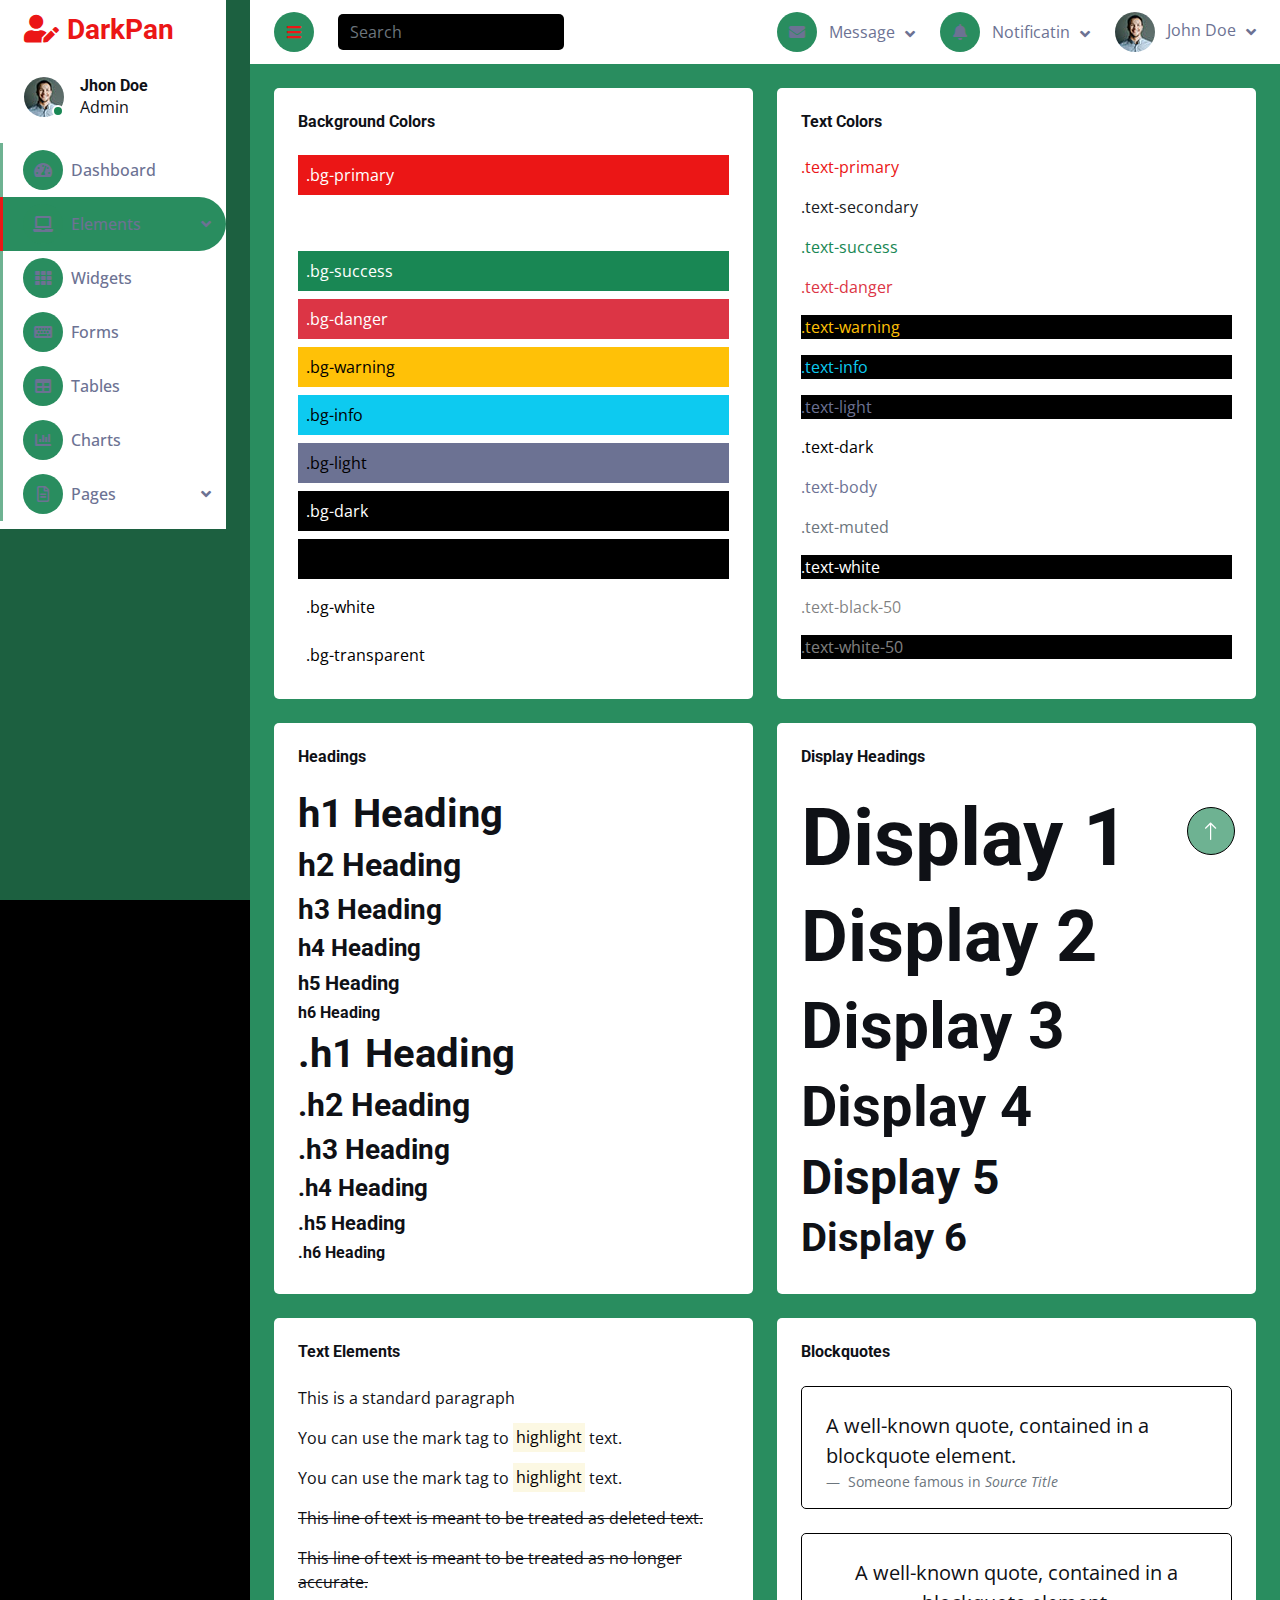
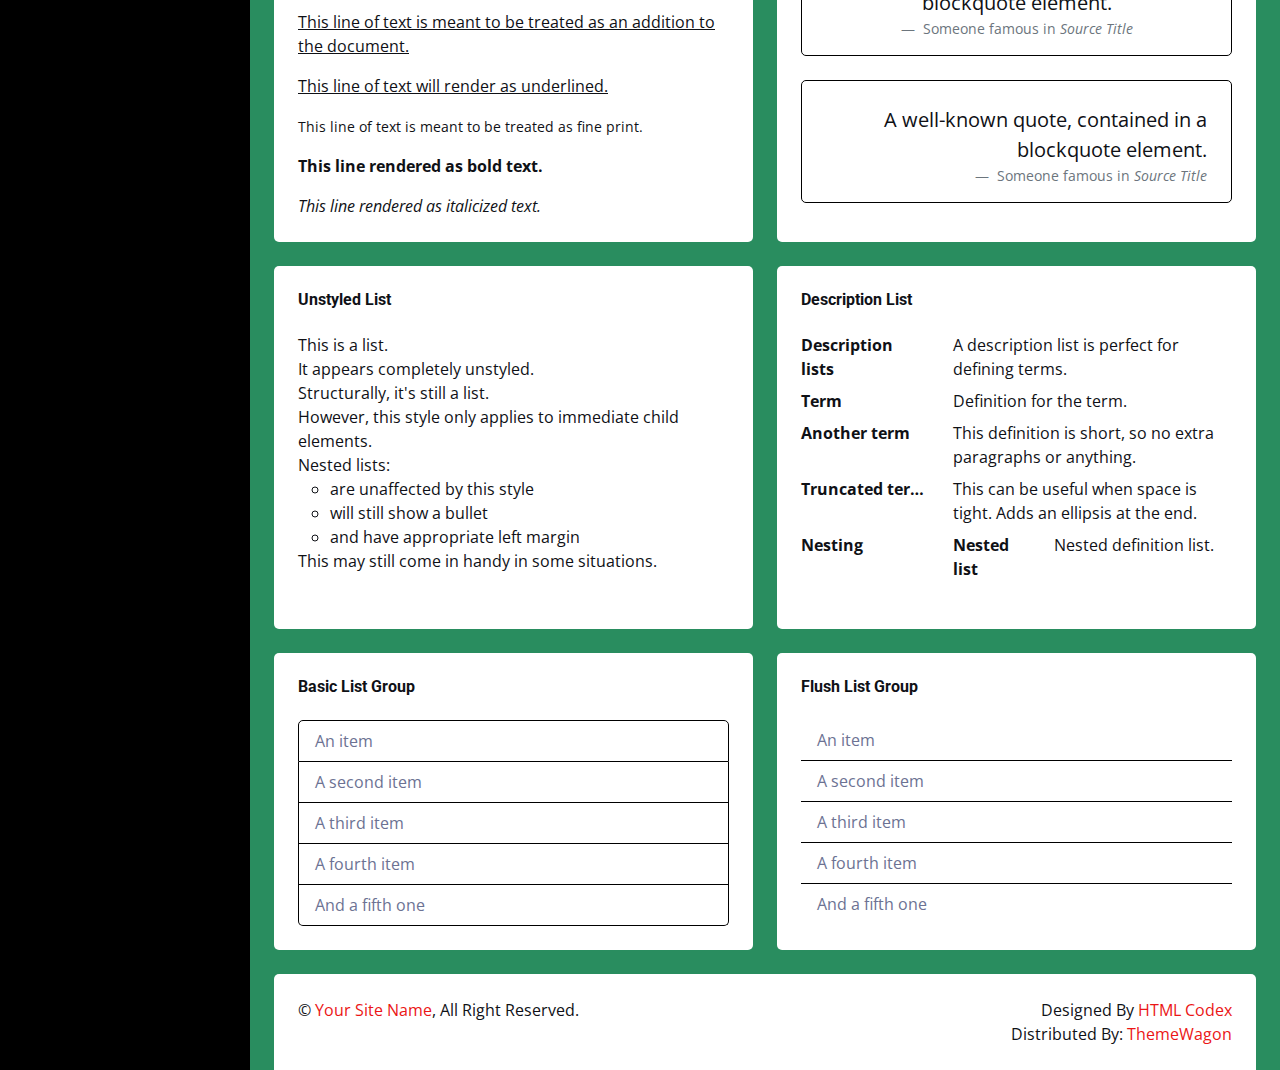
<file: typography.html>
<!DOCTYPE html>
<html lang="en">

<head>
    <meta charset="utf-8">
    <title>DarkPan - Bootstrap 5 Admin Template</title>
    <meta content="width=device-width, initial-scale=1.0" name="viewport">
    <meta content="" name="keywords">
    <meta content="" name="description">

    <!-- Favicon -->
    <link href="img/favicon.ico" rel="icon">

    <!-- Google Web Fonts -->
    <link rel="preconnect" href="https://fonts.googleapis.com">
    <link rel="preconnect" href="https://fonts.gstatic.com" crossorigin>
    <link href="https://fonts.googleapis.com/css2?family=Open+Sans:wght@400;600&family=Roboto:wght@500;700&display=swap" rel="stylesheet"> 
    
    <!-- Icon Font Stylesheet -->
    <link href="https://cdnjs.cloudflare.com/ajax/libs/font-awesome/5.10.0/css/all.min.css" rel="stylesheet">
    <link href="https://cdn.jsdelivr.net/npm/bootstrap-icons@1.4.1/font/bootstrap-icons.css" rel="stylesheet">

    <!-- Libraries Stylesheet -->
    <link href="lib/owlcarousel/assets/owl.carousel.min.css" rel="stylesheet">
    <link href="lib/tempusdominus/css/tempusdominus-bootstrap-4.min.css" rel="stylesheet" />

    <!-- Customized Bootstrap Stylesheet -->
    <link href="css/bootstrap.min.css" rel="stylesheet">

    <!-- Template Stylesheet -->
    <link href="css/style.css" rel="stylesheet">
</head>

<body>
    <div class="container-fluid position-relative d-flex p-0">
        <!-- Spinner Start -->
        <div id="spinner" class="show bg-dark position-fixed translate-middle w-100 vh-100 top-50 start-50 d-flex align-items-center justify-content-center">
            <div class="spinner-border text-primary" style="width: 3rem; height: 3rem;" role="status">
                <span class="sr-only">Loading...</span>
            </div>
        </div>
        <!-- Spinner End -->


        <!-- Sidebar Start -->
        <div class="sidebar pe-4 pb-3">
            <nav class="navbar bg-secondary navbar-dark">
                <a href="index.html" class="navbar-brand mx-4 mb-3">
                    <h3 class="text-primary"><i class="fa fa-user-edit me-2"></i>DarkPan</h3>
                </a>
                <div class="d-flex align-items-center ms-4 mb-4">
                    <div class="position-relative">
                        <img class="rounded-circle" src="img/user.jpg" alt="" style="width: 40px; height: 40px;">
                        <div class="bg-success rounded-circle border border-2 border-white position-absolute end-0 bottom-0 p-1"></div>
                    </div>
                    <div class="ms-3">
                        <h6 class="mb-0">Jhon Doe</h6>
                        <span>Admin</span>
                    </div>
                </div>
                <div class="navbar-nav w-100">
                    <a href="index.html" class="nav-item nav-link"><i class="fa fa-tachometer-alt me-2"></i>Dashboard</a>
                    <div class="nav-item dropdown">
                        <a href="#" class="nav-link dropdown-toggle active" data-bs-toggle="dropdown"><i class="fa fa-laptop me-2"></i>Elements</a>
                        <div class="dropdown-menu bg-transparent border-0">
                            <a href="button.html" class="dropdown-item">Buttons</a>
                            <a href="typography.html" class="dropdown-item active">Typography</a>
                            <a href="element.html" class="dropdown-item">Other Elements</a>
                        </div>
                    </div>
                    <a href="widget.html" class="nav-item nav-link"><i class="fa fa-th me-2"></i>Widgets</a>
                    <a href="form.html" class="nav-item nav-link"><i class="fa fa-keyboard me-2"></i>Forms</a>
                    <a href="table.html" class="nav-item nav-link"><i class="fa fa-table me-2"></i>Tables</a>
                    <a href="chart.html" class="nav-item nav-link"><i class="fa fa-chart-bar me-2"></i>Charts</a>
                    <div class="nav-item dropdown">
                        <a href="#" class="nav-link dropdown-toggle" data-bs-toggle="dropdown"><i class="far fa-file-alt me-2"></i>Pages</a>
                        <div class="dropdown-menu bg-transparent border-0">
                            <a href="signin.html" class="dropdown-item">Sign In</a>
                            <a href="signup.html" class="dropdown-item">Sign Up</a>
                            <a href="404.html" class="dropdown-item">404 Error</a>
                            <a href="blank.html" class="dropdown-item">Blank Page</a>
                        </div>
                    </div>
                </div>
            </nav>
        </div>
        <!-- Sidebar End -->


        <!-- Content Start -->
        <div class="content">
            <!-- Navbar Start -->
            <nav class="navbar navbar-expand bg-secondary navbar-dark sticky-top px-4 py-0">
                <a href="index.html" class="navbar-brand d-flex d-lg-none me-4">
                    <h2 class="text-primary mb-0"><i class="fa fa-user-edit"></i></h2>
                </a>
                <a href="#" class="sidebar-toggler flex-shrink-0">
                    <i class="fa fa-bars"></i>
                </a>
                <form class="d-none d-md-flex ms-4">
                    <input class="form-control bg-dark border-0" type="search" placeholder="Search">
                </form>
                <div class="navbar-nav align-items-center ms-auto">
                    <div class="nav-item dropdown">
                        <a href="#" class="nav-link dropdown-toggle" data-bs-toggle="dropdown">
                            <i class="fa fa-envelope me-lg-2"></i>
                            <span class="d-none d-lg-inline-flex">Message</span>
                        </a>
                        <div class="dropdown-menu dropdown-menu-end bg-secondary border-0 rounded-0 rounded-bottom m-0">
                            <a href="#" class="dropdown-item">
                                <div class="d-flex align-items-center">
                                    <img class="rounded-circle" src="img/user.jpg" alt="" style="width: 40px; height: 40px;">
                                    <div class="ms-2">
                                        <h6 class="fw-normal mb-0">Jhon send you a message</h6>
                                        <small>15 minutes ago</small>
                                    </div>
                                </div>
                            </a>
                            <hr class="dropdown-divider">
                            <a href="#" class="dropdown-item">
                                <div class="d-flex align-items-center">
                                    <img class="rounded-circle" src="img/user.jpg" alt="" style="width: 40px; height: 40px;">
                                    <div class="ms-2">
                                        <h6 class="fw-normal mb-0">Jhon send you a message</h6>
                                        <small>15 minutes ago</small>
                                    </div>
                                </div>
                            </a>
                            <hr class="dropdown-divider">
                            <a href="#" class="dropdown-item">
                                <div class="d-flex align-items-center">
                                    <img class="rounded-circle" src="img/user.jpg" alt="" style="width: 40px; height: 40px;">
                                    <div class="ms-2">
                                        <h6 class="fw-normal mb-0">Jhon send you a message</h6>
                                        <small>15 minutes ago</small>
                                    </div>
                                </div>
                            </a>
                            <hr class="dropdown-divider">
                            <a href="#" class="dropdown-item text-center">See all message</a>
                        </div>
                    </div>
                    <div class="nav-item dropdown">
                        <a href="#" class="nav-link dropdown-toggle" data-bs-toggle="dropdown">
                            <i class="fa fa-bell me-lg-2"></i>
                            <span class="d-none d-lg-inline-flex">Notificatin</span>
                        </a>
                        <div class="dropdown-menu dropdown-menu-end bg-secondary border-0 rounded-0 rounded-bottom m-0">
                            <a href="#" class="dropdown-item">
                                <h6 class="fw-normal mb-0">Profile updated</h6>
                                <small>15 minutes ago</small>
                            </a>
                            <hr class="dropdown-divider">
                            <a href="#" class="dropdown-item">
                                <h6 class="fw-normal mb-0">New user added</h6>
                                <small>15 minutes ago</small>
                            </a>
                            <hr class="dropdown-divider">
                            <a href="#" class="dropdown-item">
                                <h6 class="fw-normal mb-0">Password changed</h6>
                                <small>15 minutes ago</small>
                            </a>
                            <hr class="dropdown-divider">
                            <a href="#" class="dropdown-item text-center">See all notifications</a>
                        </div>
                    </div>
                    <div class="nav-item dropdown">
                        <a href="#" class="nav-link dropdown-toggle" data-bs-toggle="dropdown">
                            <img class="rounded-circle me-lg-2" src="img/user.jpg" alt="" style="width: 40px; height: 40px;">
                            <span class="d-none d-lg-inline-flex">John Doe</span>
                        </a>
                        <div class="dropdown-menu dropdown-menu-end bg-secondary border-0 rounded-0 rounded-bottom m-0">
                            <a href="#" class="dropdown-item">My Profile</a>
                            <a href="#" class="dropdown-item">Settings</a>
                            <a href="#" class="dropdown-item">Log Out</a>
                        </div>
                    </div>
                </div>
            </nav>
            <!-- Navbar End -->


            <!-- Typography Start -->
            <div class="container-fluid pt-4 px-4">
                <div class="row g-4">
                    <div class="col-sm-12 col-xl-6">
                        <div class="bg-secondary rounded h-100 p-4">
                            <h6 class="mb-4">Background Colors</h6>
                            <div class="p-2 mb-2 bg-primary text-white">.bg-primary</div>
                            <div class="p-2 mb-2 bg-secondary text-white">.bg-secondary</div>
                            <div class="p-2 mb-2 bg-success text-white">.bg-success</div>
                            <div class="p-2 mb-2 bg-danger text-white">.bg-danger</div>
                            <div class="p-2 mb-2 bg-warning text-dark">.bg-warning</div>
                            <div class="p-2 mb-2 bg-info text-dark">.bg-info</div>
                            <div class="p-2 mb-2 bg-light text-dark">.bg-light</div>
                            <div class="p-2 mb-2 bg-dark text-white">.bg-dark</div>
                            <div class="p-2 mb-2 bg-body text-dark">.bg-body</div>
                            <div class="p-2 mb-2 bg-white text-dark">.bg-white</div>
                            <div class="p-2 mb-0 bg-transparent text-dark">.bg-transparent</div>
                        </div>
                    </div>
                    <div class="col-sm-12 col-xl-6">
                        <div class="bg-secondary rounded h-100 p-4">
                            <h6 class="mb-4">Text Colors</h6>
                            <p class="text-primary">.text-primary</p>
                            <p class="text-secondary">.text-secondary</p>
                            <p class="text-success">.text-success</p>
                            <p class="text-danger">.text-danger</p>
                            <p class="text-warning bg-dark">.text-warning</p>
                            <p class="text-info bg-dark">.text-info</p>
                            <p class="text-light bg-dark">.text-light</p>
                            <p class="text-dark">.text-dark</p>
                            <p class="text-body">.text-body</p>
                            <p class="text-muted">.text-muted</p>
                            <p class="text-white bg-dark">.text-white</p>
                            <p class="text-black-50">.text-black-50</p>
                            <p class="text-white-50 bg-dark mb-0">.text-white-50</p>
                        </div>
                    </div>
                    <div class="col-sm-12 col-xl-6">
                        <div class="bg-secondary rounded h-100 p-4">
                            <h6 class="mb-4">Headings</h6>
                            <h1>h1 Heading</h1>
                            <h2>h2 Heading</h2>
                            <h3>h3 Heading</h3>
                            <h4>h4 Heading</h4>
                            <h5>h5 Heading</h5>
                            <h6>h6 Heading</h6>
                            <p class="h1">.h1 Heading</p>
                            <p class="h2">.h2 Heading</p>
                            <p class="h3">.h3 Heading</p>
                            <p class="h4">.h4 Heading</p>
                            <p class="h5">.h5 Heading</p>
                            <p class="h6">.h6 Heading</p>
                        </div>
                    </div>
                    <div class="col-sm-12 col-xl-6">
                        <div class="bg-secondary rounded h-100 p-4">
                            <h6 class="mb-4">Display Headings</h6>
                            <h1 class="display-1">Display 1</h1>
                            <h1 class="display-2">Display 2</h1>
                            <h1 class="display-3">Display 3</h1>
                            <h1 class="display-4">Display 4</h1>
                            <h1 class="display-5">Display 5</h1>
                            <h1 class="display-6 mb-0">Display 6</h1>
                        </div>
                    </div>
                    <div class="col-sm-12 col-xl-6">
                        <div class="bg-secondary rounded h-100 p-4">
                            <h6 class="mb-4">Text Elements</h6>
                            <p>This is a standard paragraph</p>
                            <p>You can use the mark tag to <mark>highlight</mark> text.</p>
                            <p>You can use the mark tag to <mark>highlight</mark> text.</p>
                            <p><del>This line of text is meant to be treated as deleted text.</del></p>
                            <p><s>This line of text is meant to be treated as no longer accurate.</s></p>
                            <p><ins>This line of text is meant to be treated as an addition to the document.</ins></p>
                            <p><u>This line of text will render as underlined.</u></p>
                            <p><small>This line of text is meant to be treated as fine print.</small></p>
                            <p><strong>This line rendered as bold text.</strong></p>
                            <p class="mb-0"><em>This line rendered as italicized text.</em></p>
                        </div>
                    </div>
                    <div class="col-sm-12 col-xl-6">
                        <div class="bg-secondary rounded h-100 p-4">
                            <h6 class="mb-4">Blockquotes</h6>
                            <div class="border rounded p-4 pb-0 mb-4">
                                <figure>
                                    <blockquote class="blockquote">
                                        <p>A well-known quote, contained in a blockquote element.</p>
                                    </blockquote>
                                    <figcaption class="blockquote-footer">
                                        Someone famous in <cite title="Source Title">Source Title</cite>
                                    </figcaption>
                                </figure>
                            </div>
                            <div class="border rounded p-4 pb-0 mb-4">
                                <figure class="text-center">
                                    <blockquote class="blockquote">
                                        <p>A well-known quote, contained in a blockquote element.</p>
                                    </blockquote>
                                    <figcaption class="blockquote-footer">
                                        Someone famous in <cite title="Source Title">Source Title</cite>
                                    </figcaption>
                                </figure>
                            </div>
                            <div class="border rounded p-4 pb-0 mb-0">
                                <figure class="text-end">
                                    <blockquote class="blockquote">
                                        <p>A well-known quote, contained in a blockquote element.</p>
                                    </blockquote>
                                    <figcaption class="blockquote-footer">
                                        Someone famous in <cite title="Source Title">Source Title</cite>
                                    </figcaption>
                                </figure>
                            </div>
                        </div>
                    </div>
                    <div class="col-sm-12 col-xl-6">
                        <div class="bg-secondary rounded h-100 p-4">
                            <h6 class="mb-4">Unstyled List</h6>
                            <ul class="list-unstyled mb-0">
                                <li>This is a list.</li>
                                <li>It appears completely unstyled.</li>
                                <li>Structurally, it's still a list.</li>
                                <li>However, this style only applies to immediate child elements.</li>
                                <li>Nested lists:
                                    <ul>
                                        <li>are unaffected by this style</li>
                                        <li>will still show a bullet</li>
                                        <li>and have appropriate left margin</li>
                                    </ul>
                                </li>
                                <li>This may still come in handy in some situations.</li>
                            </ul>
                        </div>
                    </div>
                    <div class="col-sm-12 col-xl-6">
                        <div class="bg-secondary rounded h-100 p-4">
                            <h6 class="mb-4">Description List</h6>
                            <dl class="row mb-0">
                                <dt class="col-sm-4">Description lists</dt>
                                <dd class="col-sm-8">A description list is perfect for defining terms.</dd>

                                <dt class="col-sm-4">Term</dt>
                                <dd class="col-sm-8">Definition for the term.</dd>

                                <dt class="col-sm-4">Another term</dt>
                                <dd class="col-sm-8">This definition is short, so no extra paragraphs or anything.</dd>

                                <dt class="col-sm-4 text-truncate">Truncated term is truncated</dt>
                                <dd class="col-sm-8">This can be useful when space is tight. Adds an ellipsis at the
                                    end.</dd>

                                <dt class="col-sm-4">Nesting</dt>
                                <dd class="col-sm-8">
                                    <dl class="row">
                                        <dt class="col-sm-4">Nested list</dt>
                                        <dd class="col-sm-8">Nested definition list.</dd>
                                    </dl>
                                </dd>
                            </dl>
                        </div>
                    </div>
                    <div class="col-sm-12 col-xl-6">
                        <div class="bg-secondary rounded h-100 p-4">
                            <h6 class="mb-4">Basic List Group</h6>
                            <ul class="list-group">
                                <li class="list-group-item bg-transparent">An item</li>
                                <li class="list-group-item bg-transparent">A second item</li>
                                <li class="list-group-item bg-transparent">A third item</li>
                                <li class="list-group-item bg-transparent">A fourth item</li>
                                <li class="list-group-item bg-transparent">And a fifth one</li>
                            </ul>
                        </div>
                    </div>
                    <div class="col-sm-12 col-xl-6">
                        <div class="bg-secondary rounded h-100 p-4">
                            <h6 class="mb-4">Flush List Group</h6>
                            <ul class="list-group list-group-flush">
                                <li class="list-group-item bg-transparent">An item</li>
                                <li class="list-group-item bg-transparent">A second item</li>
                                <li class="list-group-item bg-transparent">A third item</li>
                                <li class="list-group-item bg-transparent">A fourth item</li>
                                <li class="list-group-item bg-transparent">And a fifth one</li>
                            </ul>
                        </div>
                    </div>
                </div>
            </div>
            <!-- Typography End -->


            <!-- Footer Start -->
            <div class="container-fluid pt-4 px-4">
                <div class="bg-secondary rounded-top p-4">
                    <div class="row">
                        <div class="col-12 col-sm-6 text-center text-sm-start">
                            &copy; <a href="#">Your Site Name</a>, All Right Reserved. 
                        </div>
                        <div class="col-12 col-sm-6 text-center text-sm-end">
                            <!--/*** This template is free as long as you keep the footer author’s credit link/attribution link/backlink. If you'd like to use the template without the footer author’s credit link/attribution link/backlink, you can purchase the Credit Removal License from "https://htmlcodex.com/credit-removal". Thank you for your support. ***/-->
                            Designed By <a href="https://htmlcodex.com">HTML Codex</a>
                            <br>Distributed By: <a href="https://themewagon.com" target="_blank">ThemeWagon</a>
                        </div>
                    </div>
                </div>
            </div>
            <!-- Footer End -->
        </div>
        <!-- Content End -->


        <!-- Back to Top -->
        <a href="#" class="btn btn-lg btn-primary btn-lg-square back-to-top"><i class="bi bi-arrow-up"></i></a>
    </div>

    <!-- JavaScript Libraries -->
    <script src="https://code.jquery.com/jquery-3.4.1.min.js"></script>
    <script src="https://cdn.jsdelivr.net/npm/bootstrap@5.0.0/dist/js/bootstrap.bundle.min.js"></script>
    <script src="lib/chart/chart.min.js"></script>
    <script src="lib/easing/easing.min.js"></script>
    <script src="lib/waypoints/waypoints.min.js"></script>
    <script src="lib/owlcarousel/owl.carousel.min.js"></script>
    <script src="lib/tempusdominus/js/moment.min.js"></script>
    <script src="lib/tempusdominus/js/moment-timezone.min.js"></script>
    <script src="lib/tempusdominus/js/tempusdominus-bootstrap-4.min.js"></script>

    <!-- Template Javascript -->
    <script src="js/main.js"></script>
</body>

</html>
</file>
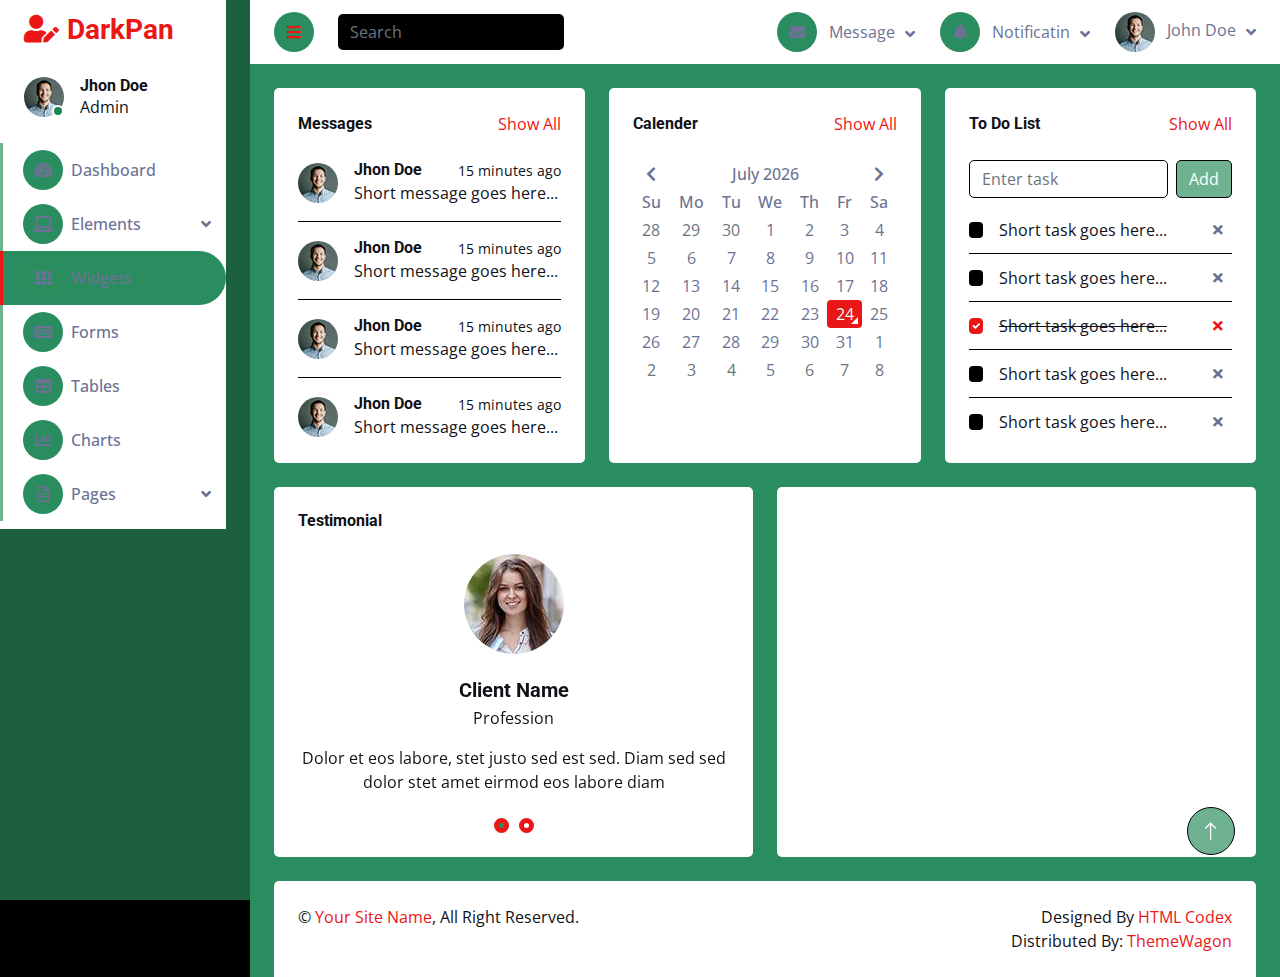
<file: widget.html>
<!DOCTYPE html>
<html lang="en">

<head>
    <meta charset="utf-8">
    <title>DarkPan - Bootstrap 5 Admin Template</title>
    <meta content="width=device-width, initial-scale=1.0" name="viewport">
    <meta content="" name="keywords">
    <meta content="" name="description">

    <!-- Favicon -->
    <link href="img/favicon.ico" rel="icon">

    <!-- Google Web Fonts -->
    <link rel="preconnect" href="https://fonts.googleapis.com">
    <link rel="preconnect" href="https://fonts.gstatic.com" crossorigin>
    <link href="https://fonts.googleapis.com/css2?family=Open+Sans:wght@400;600&family=Roboto:wght@500;700&display=swap" rel="stylesheet"> 
    
    <!-- Icon Font Stylesheet -->
    <link href="https://cdnjs.cloudflare.com/ajax/libs/font-awesome/5.10.0/css/all.min.css" rel="stylesheet">
    <link href="https://cdn.jsdelivr.net/npm/bootstrap-icons@1.4.1/font/bootstrap-icons.css" rel="stylesheet">

    <!-- Libraries Stylesheet -->
    <link href="lib/owlcarousel/assets/owl.carousel.min.css" rel="stylesheet">
    <link href="lib/tempusdominus/css/tempusdominus-bootstrap-4.min.css" rel="stylesheet" />

    <!-- Customized Bootstrap Stylesheet -->
    <link href="css/bootstrap.min.css" rel="stylesheet">

    <!-- Template Stylesheet -->
    <link href="css/style.css" rel="stylesheet">
</head>

<body>
    <div class="container-fluid position-relative d-flex p-0">
        <!-- Spinner Start -->
        <div id="spinner" class="show bg-dark position-fixed translate-middle w-100 vh-100 top-50 start-50 d-flex align-items-center justify-content-center">
            <div class="spinner-border text-primary" style="width: 3rem; height: 3rem;" role="status">
                <span class="sr-only">Loading...</span>
            </div>
        </div>
        <!-- Spinner End -->


        <!-- Sidebar Start -->
        <div class="sidebar pe-4 pb-3">
            <nav class="navbar bg-secondary navbar-dark">
                <a href="index.html" class="navbar-brand mx-4 mb-3">
                    <h3 class="text-primary"><i class="fa fa-user-edit me-2"></i>DarkPan</h3>
                </a>
                <div class="d-flex align-items-center ms-4 mb-4">
                    <div class="position-relative">
                        <img class="rounded-circle" src="img/user.jpg" alt="" style="width: 40px; height: 40px;">
                        <div class="bg-success rounded-circle border border-2 border-white position-absolute end-0 bottom-0 p-1"></div>
                    </div>
                    <div class="ms-3">
                        <h6 class="mb-0">Jhon Doe</h6>
                        <span>Admin</span>
                    </div>
                </div>
                <div class="navbar-nav w-100">
                    <a href="index.html" class="nav-item nav-link"><i class="fa fa-tachometer-alt me-2"></i>Dashboard</a>
                    <div class="nav-item dropdown">
                        <a href="#" class="nav-link dropdown-toggle" data-bs-toggle="dropdown"><i class="fa fa-laptop me-2"></i>Elements</a>
                        <div class="dropdown-menu bg-transparent border-0">
                            <a href="button.html" class="dropdown-item">Buttons</a>
                            <a href="typography.html" class="dropdown-item">Typography</a>
                            <a href="element.html" class="dropdown-item">Other Elements</a>
                        </div>
                    </div>
                    <a href="widget.html" class="nav-item nav-link active"><i class="fa fa-th me-2"></i>Widgets</a>
                    <a href="form.html" class="nav-item nav-link"><i class="fa fa-keyboard me-2"></i>Forms</a>
                    <a href="table.html" class="nav-item nav-link"><i class="fa fa-table me-2"></i>Tables</a>
                    <a href="chart.html" class="nav-item nav-link"><i class="fa fa-chart-bar me-2"></i>Charts</a>
                    <div class="nav-item dropdown">
                        <a href="#" class="nav-link dropdown-toggle" data-bs-toggle="dropdown"><i class="far fa-file-alt me-2"></i>Pages</a>
                        <div class="dropdown-menu bg-transparent border-0">
                            <a href="signin.html" class="dropdown-item">Sign In</a>
                            <a href="signup.html" class="dropdown-item">Sign Up</a>
                            <a href="404.html" class="dropdown-item">404 Error</a>
                            <a href="blank.html" class="dropdown-item">Blank Page</a>
                        </div>
                    </div>
                </div>
            </nav>
        </div>
        <!-- Sidebar End -->


        <!-- Content Start -->
        <div class="content">
            <!-- Navbar Start -->
            <nav class="navbar navbar-expand bg-secondary navbar-dark sticky-top px-4 py-0">
                <a href="index.html" class="navbar-brand d-flex d-lg-none me-4">
                    <h2 class="text-primary mb-0"><i class="fa fa-user-edit"></i></h2>
                </a>
                <a href="#" class="sidebar-toggler flex-shrink-0">
                    <i class="fa fa-bars"></i>
                </a>
                <form class="d-none d-md-flex ms-4">
                    <input class="form-control bg-dark border-0" type="search" placeholder="Search">
                </form>
                <div class="navbar-nav align-items-center ms-auto">
                    <div class="nav-item dropdown">
                        <a href="#" class="nav-link dropdown-toggle" data-bs-toggle="dropdown">
                            <i class="fa fa-envelope me-lg-2"></i>
                            <span class="d-none d-lg-inline-flex">Message</span>
                        </a>
                        <div class="dropdown-menu dropdown-menu-end bg-secondary border-0 rounded-0 rounded-bottom m-0">
                            <a href="#" class="dropdown-item">
                                <div class="d-flex align-items-center">
                                    <img class="rounded-circle" src="img/user.jpg" alt="" style="width: 40px; height: 40px;">
                                    <div class="ms-2">
                                        <h6 class="fw-normal mb-0">Jhon send you a message</h6>
                                        <small>15 minutes ago</small>
                                    </div>
                                </div>
                            </a>
                            <hr class="dropdown-divider">
                            <a href="#" class="dropdown-item">
                                <div class="d-flex align-items-center">
                                    <img class="rounded-circle" src="img/user.jpg" alt="" style="width: 40px; height: 40px;">
                                    <div class="ms-2">
                                        <h6 class="fw-normal mb-0">Jhon send you a message</h6>
                                        <small>15 minutes ago</small>
                                    </div>
                                </div>
                            </a>
                            <hr class="dropdown-divider">
                            <a href="#" class="dropdown-item">
                                <div class="d-flex align-items-center">
                                    <img class="rounded-circle" src="img/user.jpg" alt="" style="width: 40px; height: 40px;">
                                    <div class="ms-2">
                                        <h6 class="fw-normal mb-0">Jhon send you a message</h6>
                                        <small>15 minutes ago</small>
                                    </div>
                                </div>
                            </a>
                            <hr class="dropdown-divider">
                            <a href="#" class="dropdown-item text-center">See all message</a>
                        </div>
                    </div>
                    <div class="nav-item dropdown">
                        <a href="#" class="nav-link dropdown-toggle" data-bs-toggle="dropdown">
                            <i class="fa fa-bell me-lg-2"></i>
                            <span class="d-none d-lg-inline-flex">Notificatin</span>
                        </a>
                        <div class="dropdown-menu dropdown-menu-end bg-secondary border-0 rounded-0 rounded-bottom m-0">
                            <a href="#" class="dropdown-item">
                                <h6 class="fw-normal mb-0">Profile updated</h6>
                                <small>15 minutes ago</small>
                            </a>
                            <hr class="dropdown-divider">
                            <a href="#" class="dropdown-item">
                                <h6 class="fw-normal mb-0">New user added</h6>
                                <small>15 minutes ago</small>
                            </a>
                            <hr class="dropdown-divider">
                            <a href="#" class="dropdown-item">
                                <h6 class="fw-normal mb-0">Password changed</h6>
                                <small>15 minutes ago</small>
                            </a>
                            <hr class="dropdown-divider">
                            <a href="#" class="dropdown-item text-center">See all notifications</a>
                        </div>
                    </div>
                    <div class="nav-item dropdown">
                        <a href="#" class="nav-link dropdown-toggle" data-bs-toggle="dropdown">
                            <img class="rounded-circle me-lg-2" src="img/user.jpg" alt="" style="width: 40px; height: 40px;">
                            <span class="d-none d-lg-inline-flex">John Doe</span>
                        </a>
                        <div class="dropdown-menu dropdown-menu-end bg-secondary border-0 rounded-0 rounded-bottom m-0">
                            <a href="#" class="dropdown-item">My Profile</a>
                            <a href="#" class="dropdown-item">Settings</a>
                            <a href="#" class="dropdown-item">Log Out</a>
                        </div>
                    </div>
                </div>
            </nav>
            <!-- Navbar End -->


            <!-- Widget Start -->
            <div class="container-fluid pt-4 px-4">
                <div class="row g-4">
                    <div class="col-sm-12 col-md-6 col-xl-4">
                        <div class="h-100 bg-secondary rounded p-4">
                            <div class="d-flex align-items-center justify-content-between mb-2">
                                <h6 class="mb-0">Messages</h6>
                                <a href="">Show All</a>
                            </div>
                            <div class="d-flex align-items-center border-bottom py-3">
                                <img class="rounded-circle flex-shrink-0" src="img/user.jpg" alt="" style="width: 40px; height: 40px;">
                                <div class="w-100 ms-3">
                                    <div class="d-flex w-100 justify-content-between">
                                        <h6 class="mb-0">Jhon Doe</h6>
                                        <small>15 minutes ago</small>
                                    </div>
                                    <span>Short message goes here...</span>
                                </div>
                            </div>
                            <div class="d-flex align-items-center border-bottom py-3">
                                <img class="rounded-circle flex-shrink-0" src="img/user.jpg" alt="" style="width: 40px; height: 40px;">
                                <div class="w-100 ms-3">
                                    <div class="d-flex w-100 justify-content-between">
                                        <h6 class="mb-0">Jhon Doe</h6>
                                        <small>15 minutes ago</small>
                                    </div>
                                    <span>Short message goes here...</span>
                                </div>
                            </div>
                            <div class="d-flex align-items-center border-bottom py-3">
                                <img class="rounded-circle flex-shrink-0" src="img/user.jpg" alt="" style="width: 40px; height: 40px;">
                                <div class="w-100 ms-3">
                                    <div class="d-flex w-100 justify-content-between">
                                        <h6 class="mb-0">Jhon Doe</h6>
                                        <small>15 minutes ago</small>
                                    </div>
                                    <span>Short message goes here...</span>
                                </div>
                            </div>
                            <div class="d-flex align-items-center pt-3">
                                <img class="rounded-circle flex-shrink-0" src="img/user.jpg" alt="" style="width: 40px; height: 40px;">
                                <div class="w-100 ms-3">
                                    <div class="d-flex w-100 justify-content-between">
                                        <h6 class="mb-0">Jhon Doe</h6>
                                        <small>15 minutes ago</small>
                                    </div>
                                    <span>Short message goes here...</span>
                                </div>
                            </div>
                        </div>
                    </div>
                    <div class="col-sm-12 col-md-6 col-xl-4">
                        <div class="h-100 bg-secondary rounded p-4">
                            <div class="d-flex align-items-center justify-content-between mb-4">
                                <h6 class="mb-0">Calender</h6>
                                <a href="">Show All</a>
                            </div>
                            <div id="calender"></div>
                        </div>
                    </div>
                    <div class="col-sm-12 col-md-6 col-xl-4">
                        <div class="h-100 bg-secondary rounded p-4">
                            <div class="d-flex align-items-center justify-content-between mb-4">
                                <h6 class="mb-0">To Do List</h6>
                                <a href="">Show All</a>
                            </div>
                            <div class="d-flex mb-2">
                                <input class="form-control bg-transparent" type="text" placeholder="Enter task">
                                <button type="button" class="btn btn-primary ms-2">Add</button>
                            </div>
                            <div class="d-flex align-items-center border-bottom py-2">
                                <input class="form-check-input m-0" type="checkbox">
                                <div class="w-100 ms-3">
                                    <div class="d-flex w-100 align-items-center justify-content-between">
                                        <span>Short task goes here...</span>
                                        <button class="btn btn-sm"><i class="fa fa-times"></i></button>
                                    </div>
                                </div>
                            </div>
                            <div class="d-flex align-items-center border-bottom py-2">
                                <input class="form-check-input m-0" type="checkbox">
                                <div class="w-100 ms-3">
                                    <div class="d-flex w-100 align-items-center justify-content-between">
                                        <span>Short task goes here...</span>
                                        <button class="btn btn-sm"><i class="fa fa-times"></i></button>
                                    </div>
                                </div>
                            </div>
                            <div class="d-flex align-items-center border-bottom py-2">
                                <input class="form-check-input m-0" type="checkbox" checked>
                                <div class="w-100 ms-3">
                                    <div class="d-flex w-100 align-items-center justify-content-between">
                                        <span><del>Short task goes here...</del></span>
                                        <button class="btn btn-sm text-primary"><i class="fa fa-times"></i></button>
                                    </div>
                                </div>
                            </div>
                            <div class="d-flex align-items-center border-bottom py-2">
                                <input class="form-check-input m-0" type="checkbox">
                                <div class="w-100 ms-3">
                                    <div class="d-flex w-100 align-items-center justify-content-between">
                                        <span>Short task goes here...</span>
                                        <button class="btn btn-sm"><i class="fa fa-times"></i></button>
                                    </div>
                                </div>
                            </div>
                            <div class="d-flex align-items-center pt-2">
                                <input class="form-check-input m-0" type="checkbox">
                                <div class="w-100 ms-3">
                                    <div class="d-flex w-100 align-items-center justify-content-between">
                                        <span>Short task goes here...</span>
                                        <button class="btn btn-sm"><i class="fa fa-times"></i></button>
                                    </div>
                                </div>
                            </div>
                        </div>
                    </div>
                    <div class="col-sm-12 col-xl-6">
                        <div class="bg-secondary rounded h-100 p-4">
                            <h6 class="mb-4">Testimonial</h6>
                            <div class="owl-carousel testimonial-carousel">
                                <div class="testimonial-item text-center">
                                    <img class="img-fluid rounded-circle mx-auto mb-4" src="img/testimonial-1.jpg" style="width: 100px; height: 100px;">
                                    <h5 class="mb-1">Client Name</h5>
                                    <p>Profession</p>
                                    <p class="mb-0">Dolor et eos labore, stet justo sed est sed. Diam sed sed dolor stet amet eirmod eos labore diam</p>
                                </div>
                                <div class="testimonial-item text-center">
                                    <img class="img-fluid rounded-circle mx-auto mb-4" src="img/testimonial-2.jpg" style="width: 100px; height: 100px;">
                                    <h5 class="mb-1">Client Name</h5>
                                    <p>Profession</p>
                                    <p class="mb-0">Dolor et eos labore, stet justo sed est sed. Diam sed sed dolor stet amet eirmod eos labore diam</p>
                                </div>
                            </div>
                        </div>
                    </div>
                    <div class="col-sm-12 col-xl-6">
                        <div class="bg-secondary rounded h-100 p-4">
                            <iframe class="position-relative rounded w-100 h-100"
                            src="https://www.google.com/maps/embed?pb=!1m18!1m12!1m3!1d3001156.4288297426!2d-78.01371936852176!3d42.72876761954724!2m3!1f0!2f0!3f0!3m2!1i1024!2i768!4f13.1!3m3!1m2!1s0x4ccc4bf0f123a5a9%3A0xddcfc6c1de189567!2sNew%20York%2C%20USA!5e0!3m2!1sen!2sbd!4v1603794290143!5m2!1sen!2sbd"
                            frameborder="0" allowfullscreen="" aria-hidden="false"
                            tabindex="0" style="filter: grayscale(100%) invert(92%) contrast(83%); border: 0;"></iframe>
                        </div>
                    </div>
                </div>
            </div>
            <!-- Widget End -->


            <!-- Footer Start -->
            <div class="container-fluid pt-4 px-4">
                <div class="bg-secondary rounded-top p-4">
                    <div class="row">
                        <div class="col-12 col-sm-6 text-center text-sm-start">
                            &copy; <a href="#">Your Site Name</a>, All Right Reserved. 
                        </div>
                        <div class="col-12 col-sm-6 text-center text-sm-end">
                            <!--/*** This template is free as long as you keep the footer author’s credit link/attribution link/backlink. If you'd like to use the template without the footer author’s credit link/attribution link/backlink, you can purchase the Credit Removal License from "https://htmlcodex.com/credit-removal". Thank you for your support. ***/-->
                            Designed By <a href="https://htmlcodex.com">HTML Codex</a>
                            <br>Distributed By: <a href="https://themewagon.com" target="_blank">ThemeWagon</a>
                        </div>
                    </div>
                </div>
            </div>
            <!-- Footer End -->
        </div>
        <!-- Content End -->


        <!-- Back to Top -->
        <a href="#" class="btn btn-lg btn-primary btn-lg-square back-to-top"><i class="bi bi-arrow-up"></i></a>
    </div>

    <!-- JavaScript Libraries -->
    <script src="https://code.jquery.com/jquery-3.4.1.min.js"></script>
    <script src="https://cdn.jsdelivr.net/npm/bootstrap@5.0.0/dist/js/bootstrap.bundle.min.js"></script>
    <script src="lib/chart/chart.min.js"></script>
    <script src="lib/easing/easing.min.js"></script>
    <script src="lib/waypoints/waypoints.min.js"></script>
    <script src="lib/owlcarousel/owl.carousel.min.js"></script>
    <script src="lib/tempusdominus/js/moment.min.js"></script>
    <script src="lib/tempusdominus/js/moment-timezone.min.js"></script>
    <script src="lib/tempusdominus/js/tempusdominus-bootstrap-4.min.js"></script>

    <!-- Template Javascript -->
    <script src="js/main.js"></script>
</body>

</html>
</file>
<file: css/style.css>
/********** Template CSS **********/
:root {
    --primary: #EB1616;
    --secondary: #298d5fad;
    --light: #6C7293;
    --dark: #298d5f;
}

.back-to-top {
    position: fixed;
    display: none;
    right: 45px;
    bottom: 45px;
    z-index: 99;
}


/*** Spinner ***/
#spinner {
    opacity: 0;
    visibility: hidden;
    transition: opacity .5s ease-out, visibility 0s linear .5s;
    z-index: 99999;
}

#spinner.show {
    transition: opacity .5s ease-out, visibility 0s linear 0s;
    visibility: visible;
    opacity: 1;
}


/*** Button ***/
.btn {
    transition: .5s;
}

.btn-square {
    width: 38px;
    height: 38px;
}

.btn-sm-square {
    width: 32px;
    height: 32px;
}

.btn-lg-square {
    width: 48px;
    height: 48px;
}

.btn-square,
.btn-sm-square,
.btn-lg-square {
    padding: 0;
    display: inline-flex;
    align-items: center;
    justify-content: center;
    font-weight: normal;
    border-radius: 50px;
}


/*** Layout ***/
.sidebar {
    position: fixed;
    top: 0;
    left: 0;
    bottom: 0;
    width: 250px;
    height: 100vh;
    overflow-y: auto;
    background: var(--secondary);
    transition: 0.5s;
    z-index: 999;
}

.content {
    margin-left: 250px;
    min-height: 100vh;
    background: var(--dark);
    transition: 0.5s;
}

@media (min-width: 992px) {
    .sidebar {
        margin-left: 0;
    }

    .sidebar.open {
        margin-left: -250px;
    }

    .content {
        width: calc(100% - 250px);
    }

    .content.open {
        width: 100%;
        margin-left: 0;
    }
}

@media (max-width: 991.98px) {
    .sidebar {
        margin-left: -250px;
    }

    .sidebar.open {
        margin-left: 0;
    }

    .content {
        width: 100%;
        margin-left: 0;
    }
}


/*** Navbar ***/
.sidebar .navbar .navbar-nav .nav-link {
    padding: 7px 20px;
    color: var(--light);
    font-weight: 500;
    border-left: 3px solid var(--secondary);
    border-radius: 0 30px 30px 0;
    outline: none;
}

.sidebar .navbar .navbar-nav .nav-link:hover,
.sidebar .navbar .navbar-nav .nav-link.active {
    color: var(--light);
    background: var(--dark);
    border-color: var(--primary);
}

.sidebar .navbar .navbar-nav .nav-link i {
    width: 40px;
    height: 40px;
    display: inline-flex;
    align-items: center;
    justify-content: center;
    background: var(--dark);
    border-radius: 40px;
}

.sidebar .navbar .navbar-nav .nav-link:hover i,
.sidebar .navbar .navbar-nav .nav-link.active i {
    background: var(--secondary);
}

.sidebar .navbar .dropdown-toggle::after {
    position: absolute;
    top: 15px;
    right: 15px;
    border: none;
    content: "\f107";
    font-family: "Font Awesome 5 Free";
    font-weight: 900;
    transition: .5s;
}

.sidebar .navbar .dropdown-toggle[aria-expanded=true]::after {
    transform: rotate(-180deg);
}

.sidebar .navbar .dropdown-item {
    padding-left: 25px;
    border-radius: 0 30px 30px 0;
    color: var(--light);
}

.sidebar .navbar .dropdown-item:hover,
.sidebar .navbar .dropdown-item.active {
    background: var(--dark);
}

.content .navbar .navbar-nav .nav-link {
    margin-left: 25px;
    padding: 12px 0;
    color: var(--light);
    outline: none;
}

.content .navbar .navbar-nav .nav-link:hover,
.content .navbar .navbar-nav .nav-link.active {
    color: var(--primary);
}

.content .navbar .sidebar-toggler,
.content .navbar .navbar-nav .nav-link i {
    width: 40px;
    height: 40px;
    display: inline-flex;
    align-items: center;
    justify-content: center;
    background: var(--dark);
    border-radius: 40px;
}

.content .navbar .dropdown-item {
    color: var(--light);
}

.content .navbar .dropdown-item:hover,
.content .navbar .dropdown-item.active {
    background: var(--dark);
}

.content .navbar .dropdown-toggle::after {
    margin-left: 6px;
    vertical-align: middle;
    border: none;
    content: "\f107";
    font-family: "Font Awesome 5 Free";
    font-weight: 900;
    transition: .5s;
}

.content .navbar .dropdown-toggle[aria-expanded=true]::after {
    transform: rotate(-180deg);
}

@media (max-width: 575.98px) {
    .content .navbar .navbar-nav .nav-link {
        margin-left: 15px;
    }
}


/*** Date Picker ***/
.bootstrap-datetimepicker-widget.bottom {
    top: auto !important;
}

.bootstrap-datetimepicker-widget .table * {
    border-bottom-width: 0px;
}

.bootstrap-datetimepicker-widget .table th {
    font-weight: 500;
}

.bootstrap-datetimepicker-widget.dropdown-menu {
    padding: 10px;
    border-radius: 2px;
}

.bootstrap-datetimepicker-widget table td.active,
.bootstrap-datetimepicker-widget table td.active:hover {
    background: var(--primary);
}

.bootstrap-datetimepicker-widget table td.today::before {
    border-bottom-color: var(--primary);
}


/*** Testimonial ***/
.progress .progress-bar {
    width: 0px;
    transition: 2s;
}


/*** Testimonial ***/
.testimonial-carousel .owl-dots {
    margin-top: 24px;
    display: flex;
    align-items: flex-end;
    justify-content: center;
}

.testimonial-carousel .owl-dot {
    position: relative;
    display: inline-block;
    margin: 0 5px;
    width: 15px;
    height: 15px;
    border: 5px solid var(--primary);
    border-radius: 15px;
    transition: .5s;
}

.testimonial-carousel .owl-dot.active {
    background: var(--dark);
    border-color: var(--primary);
}
</file>
